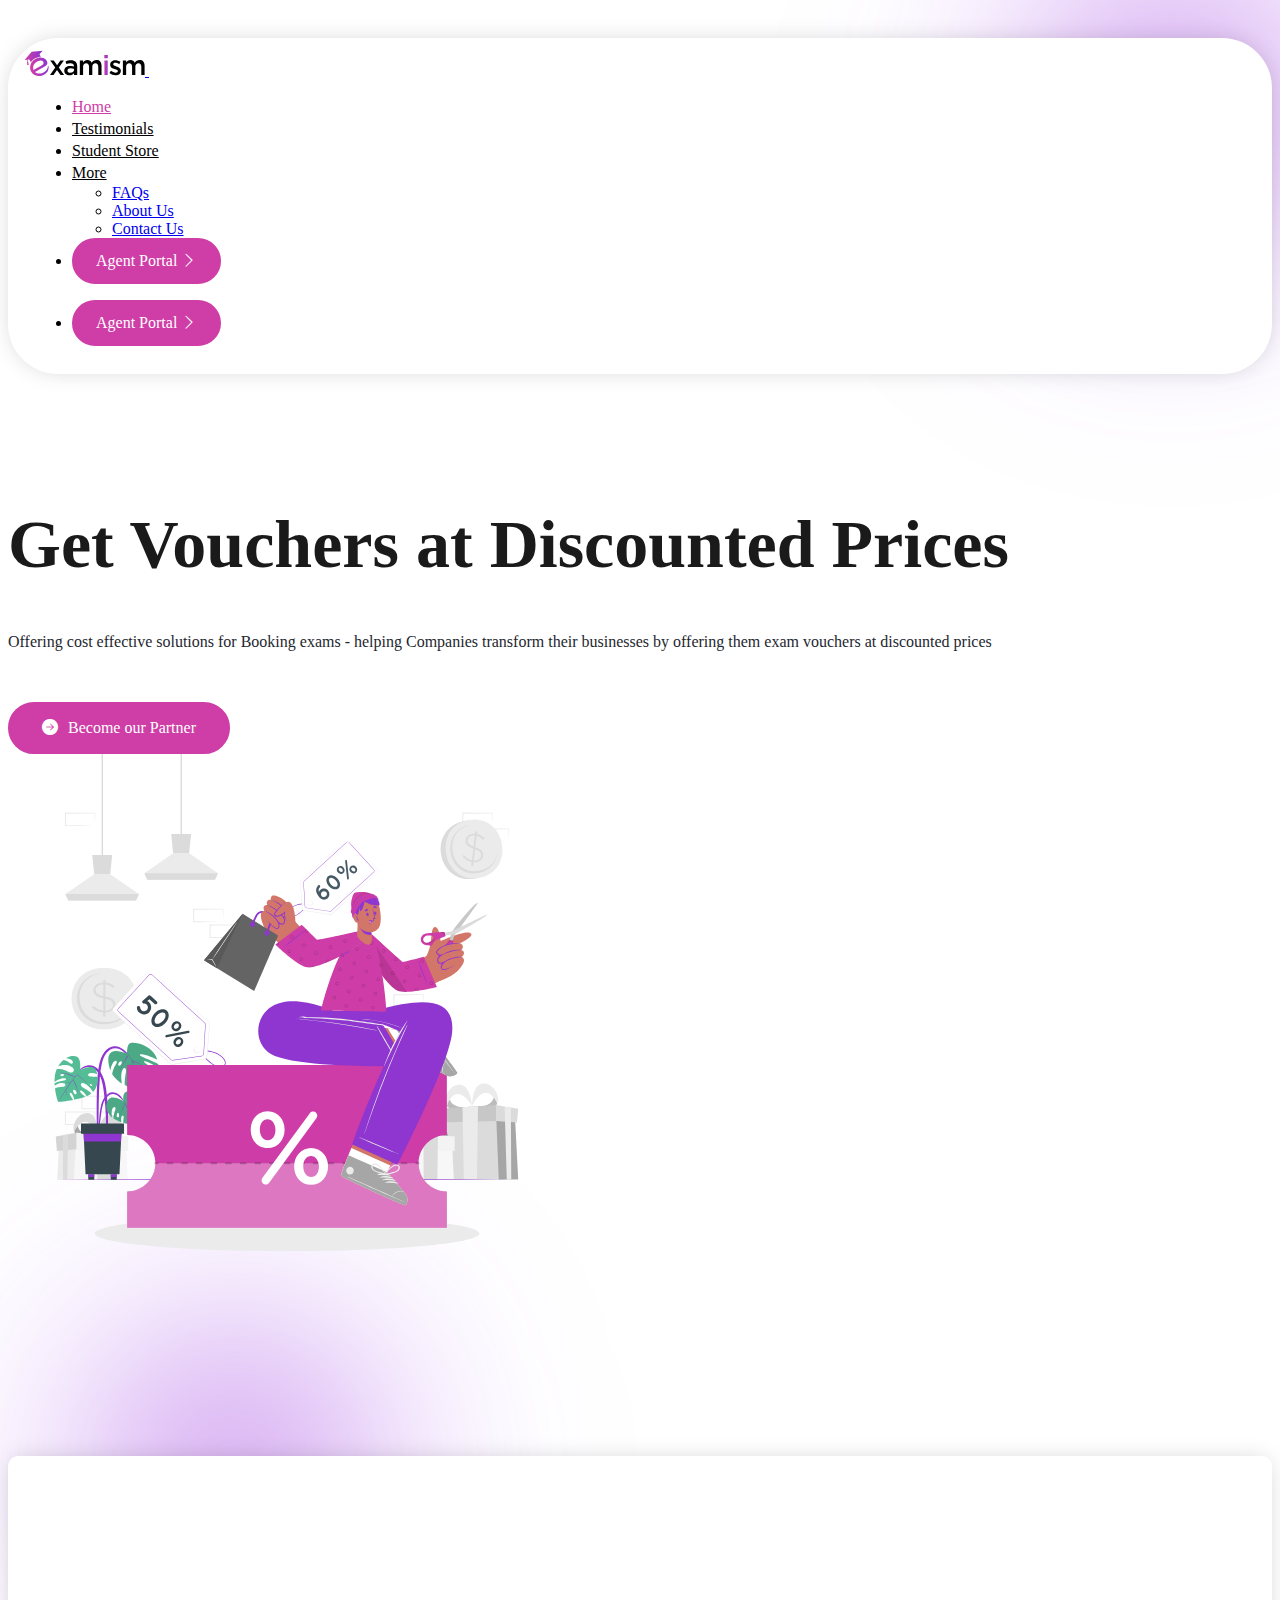
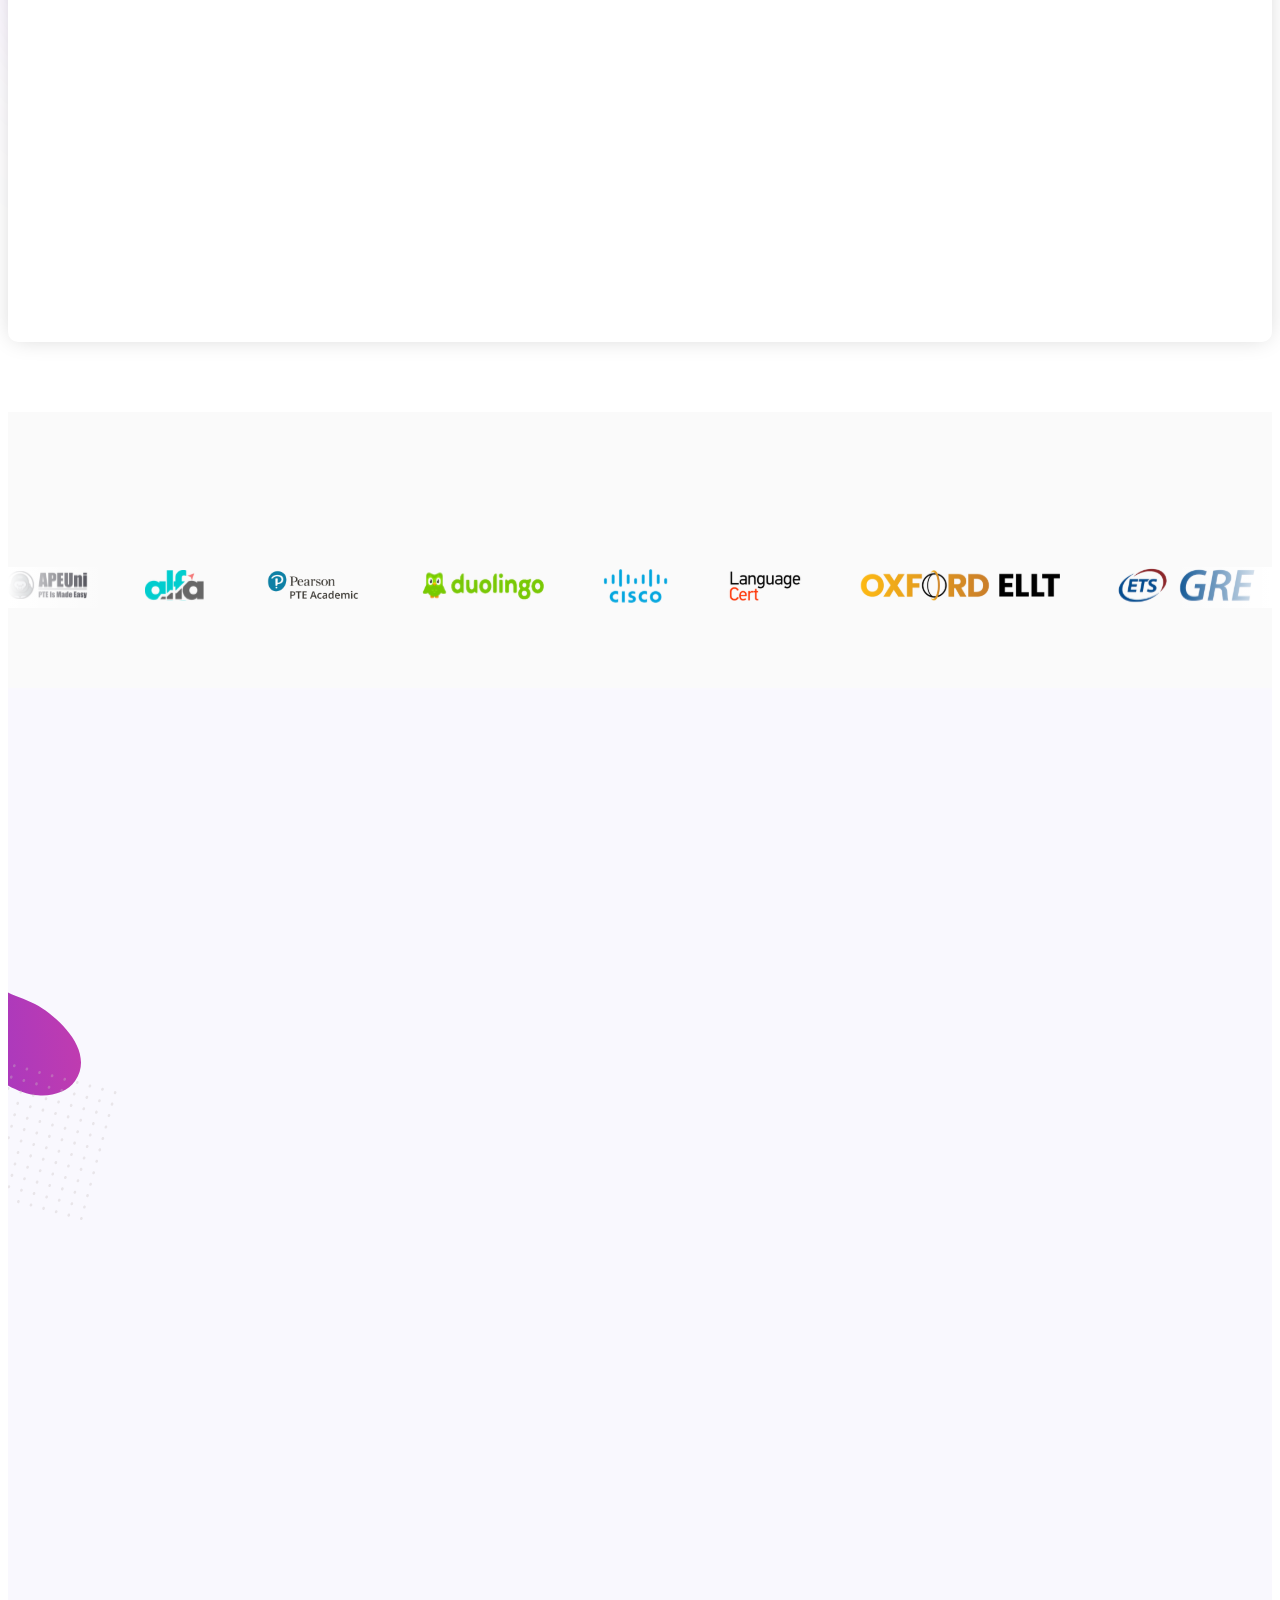
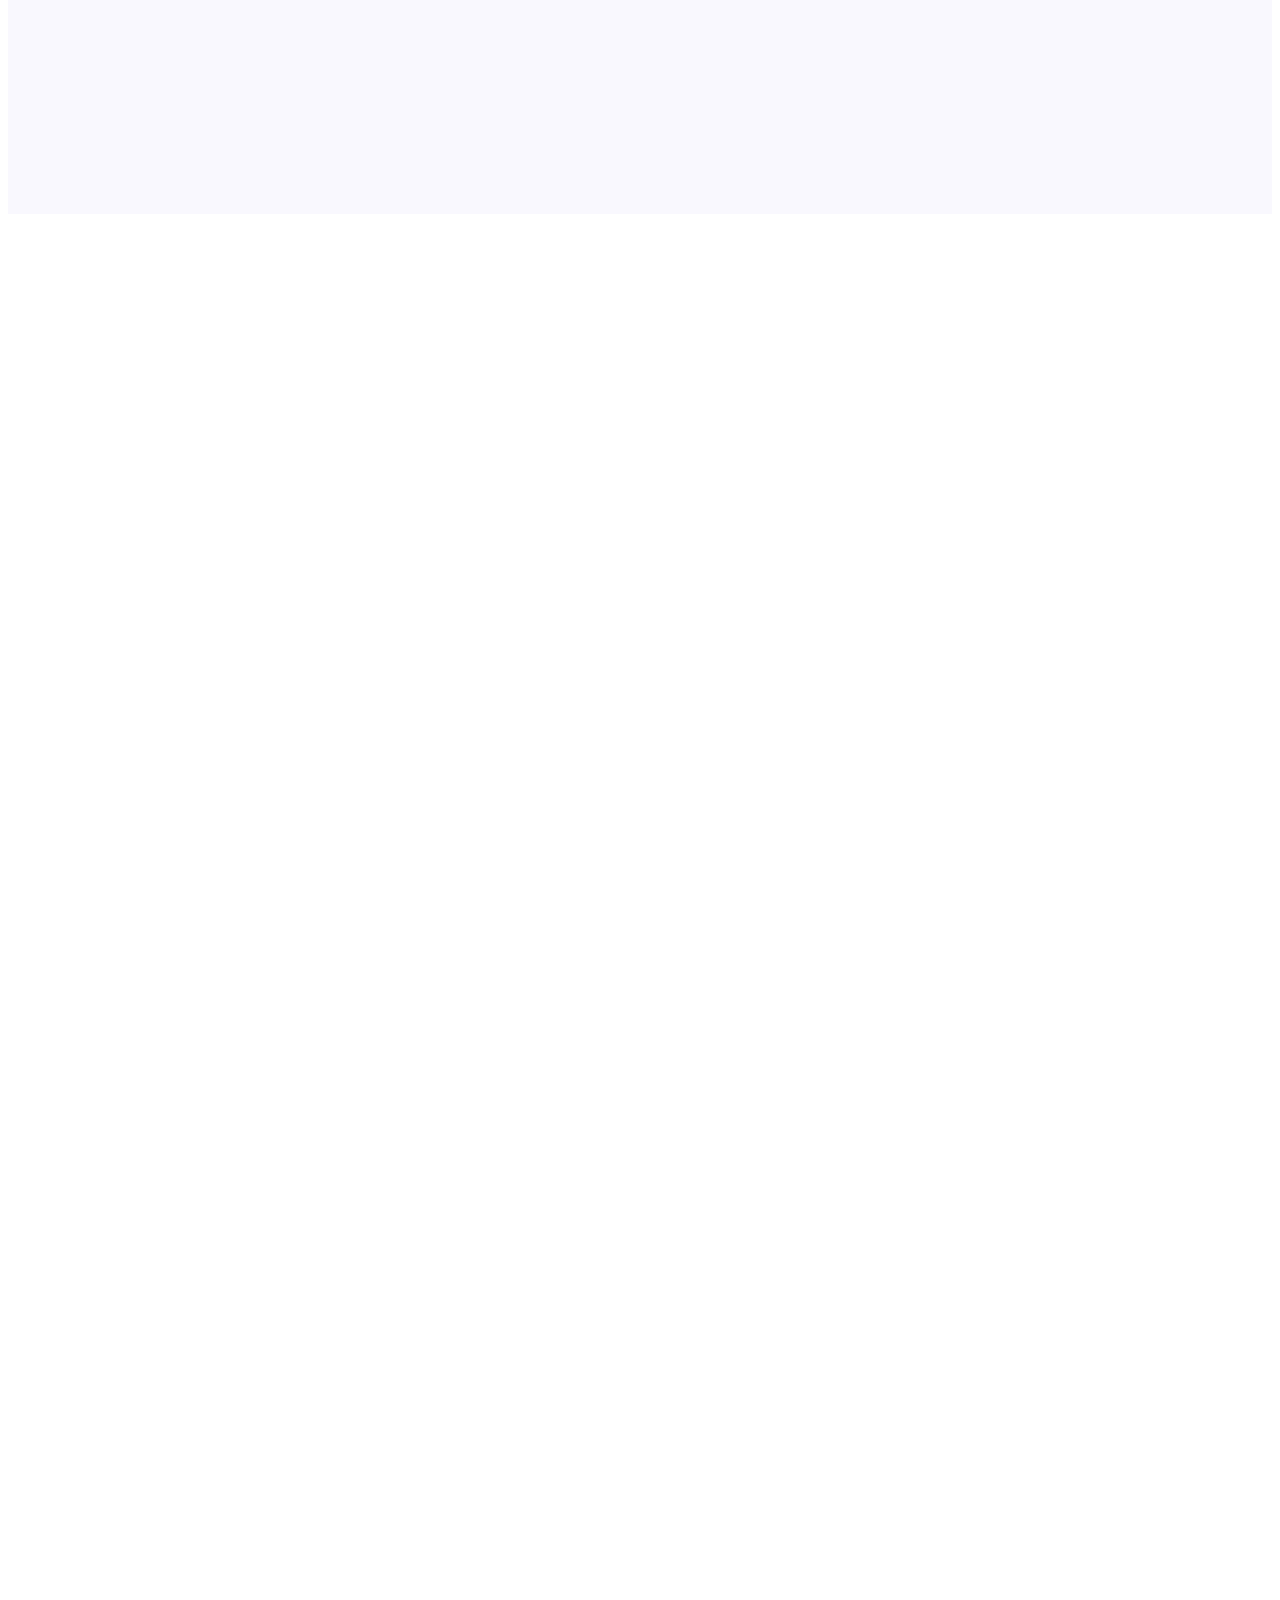
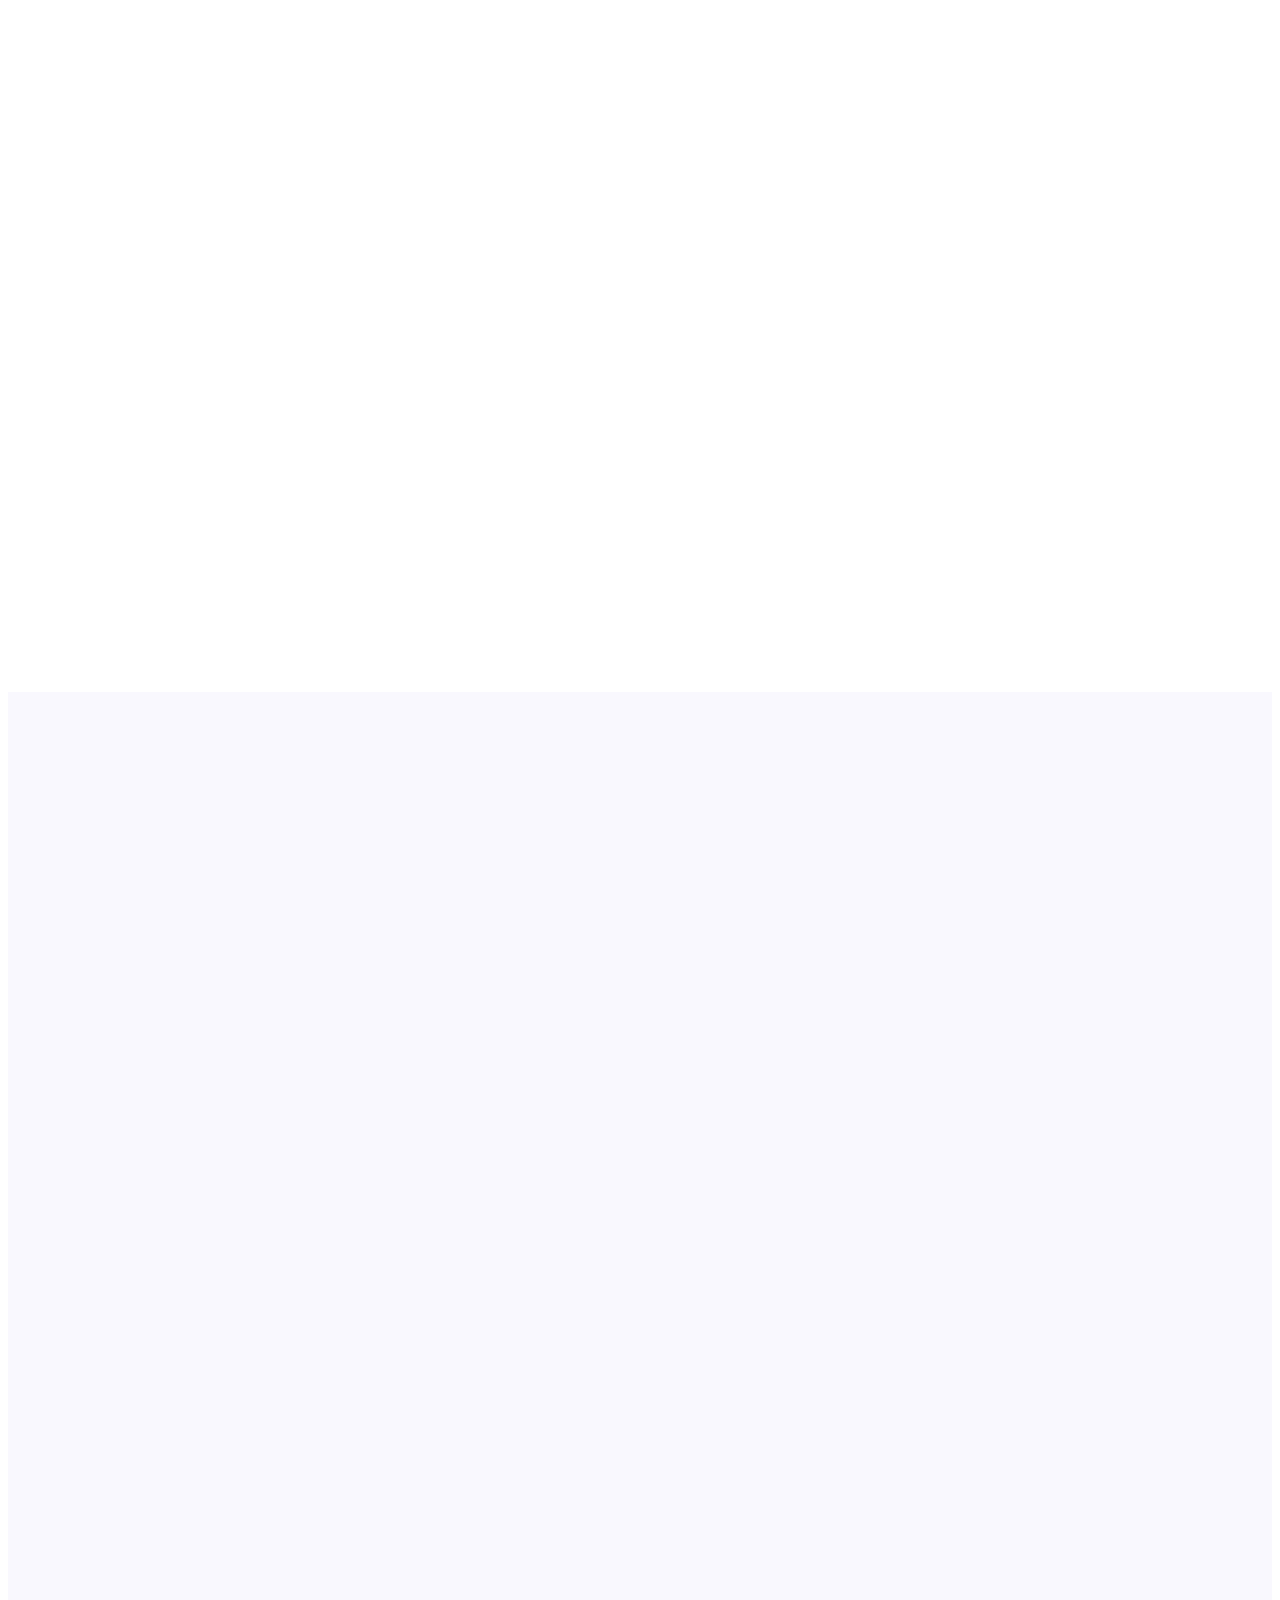
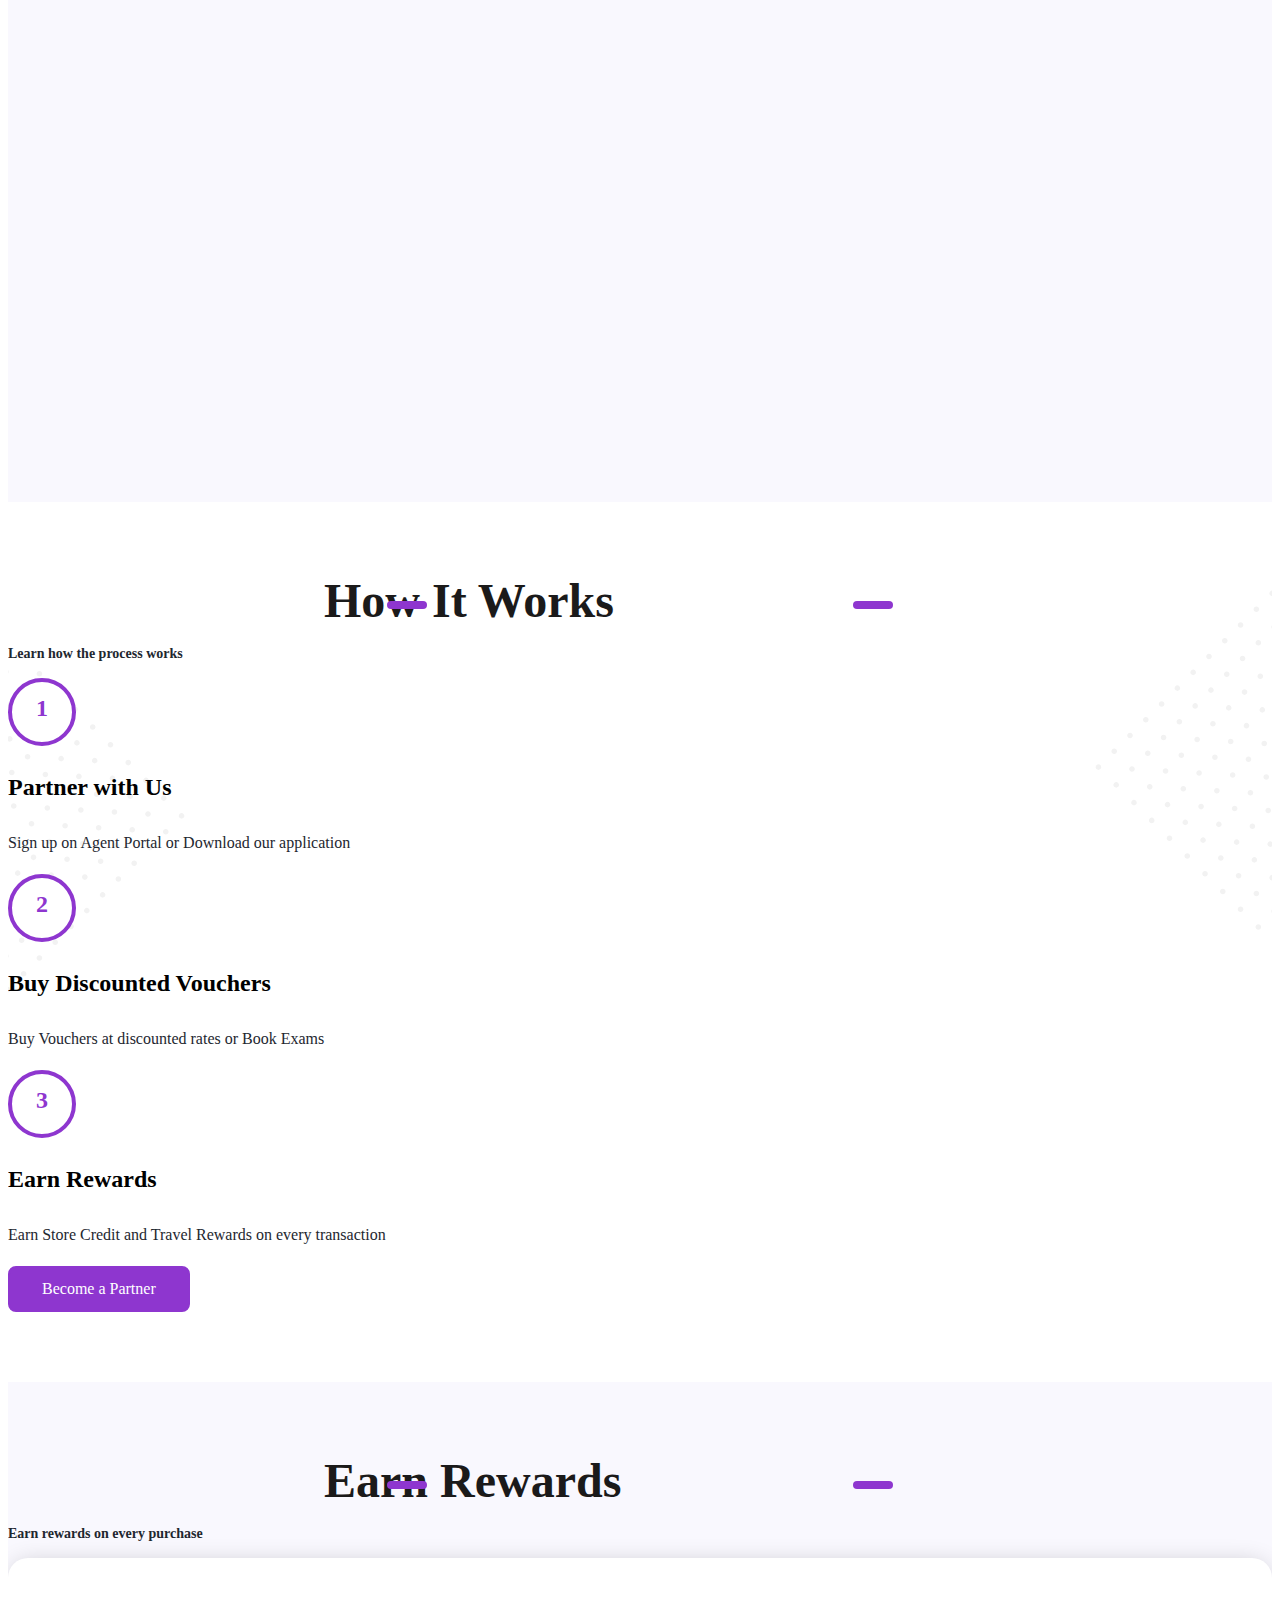
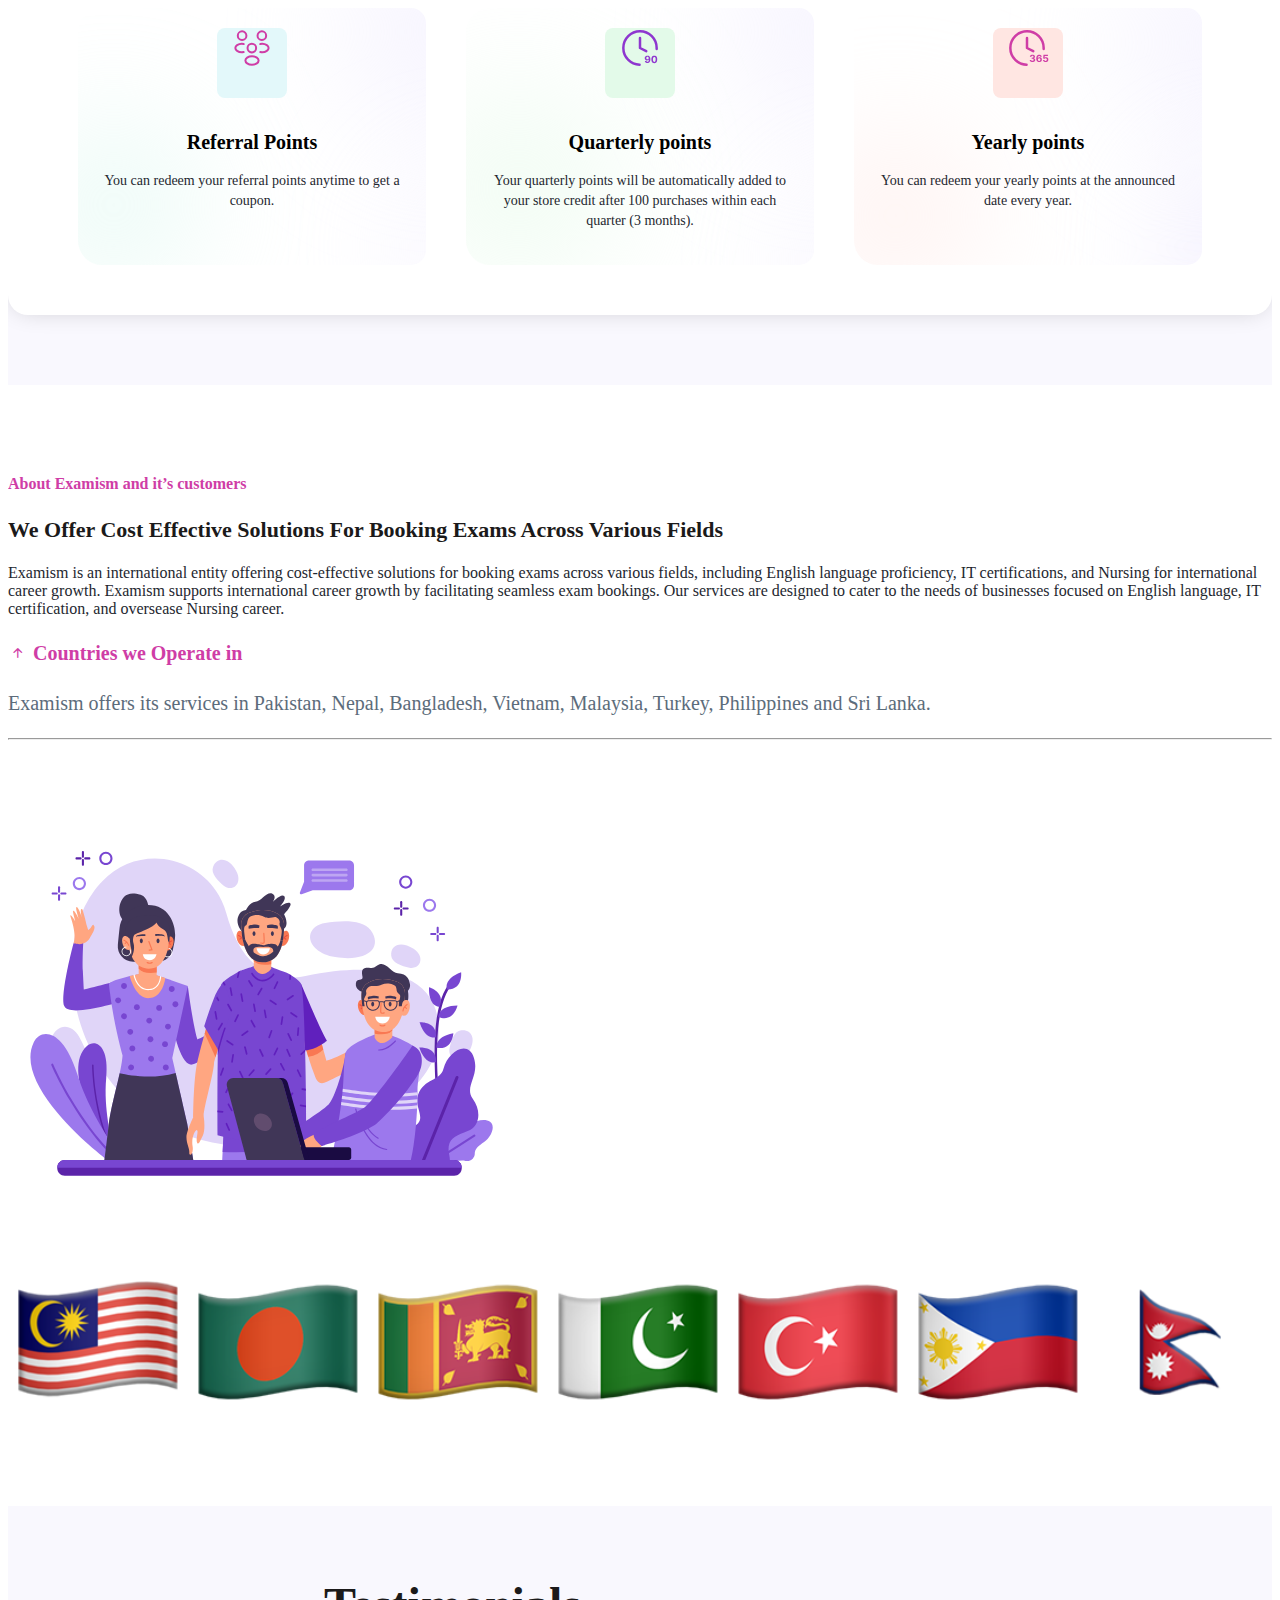
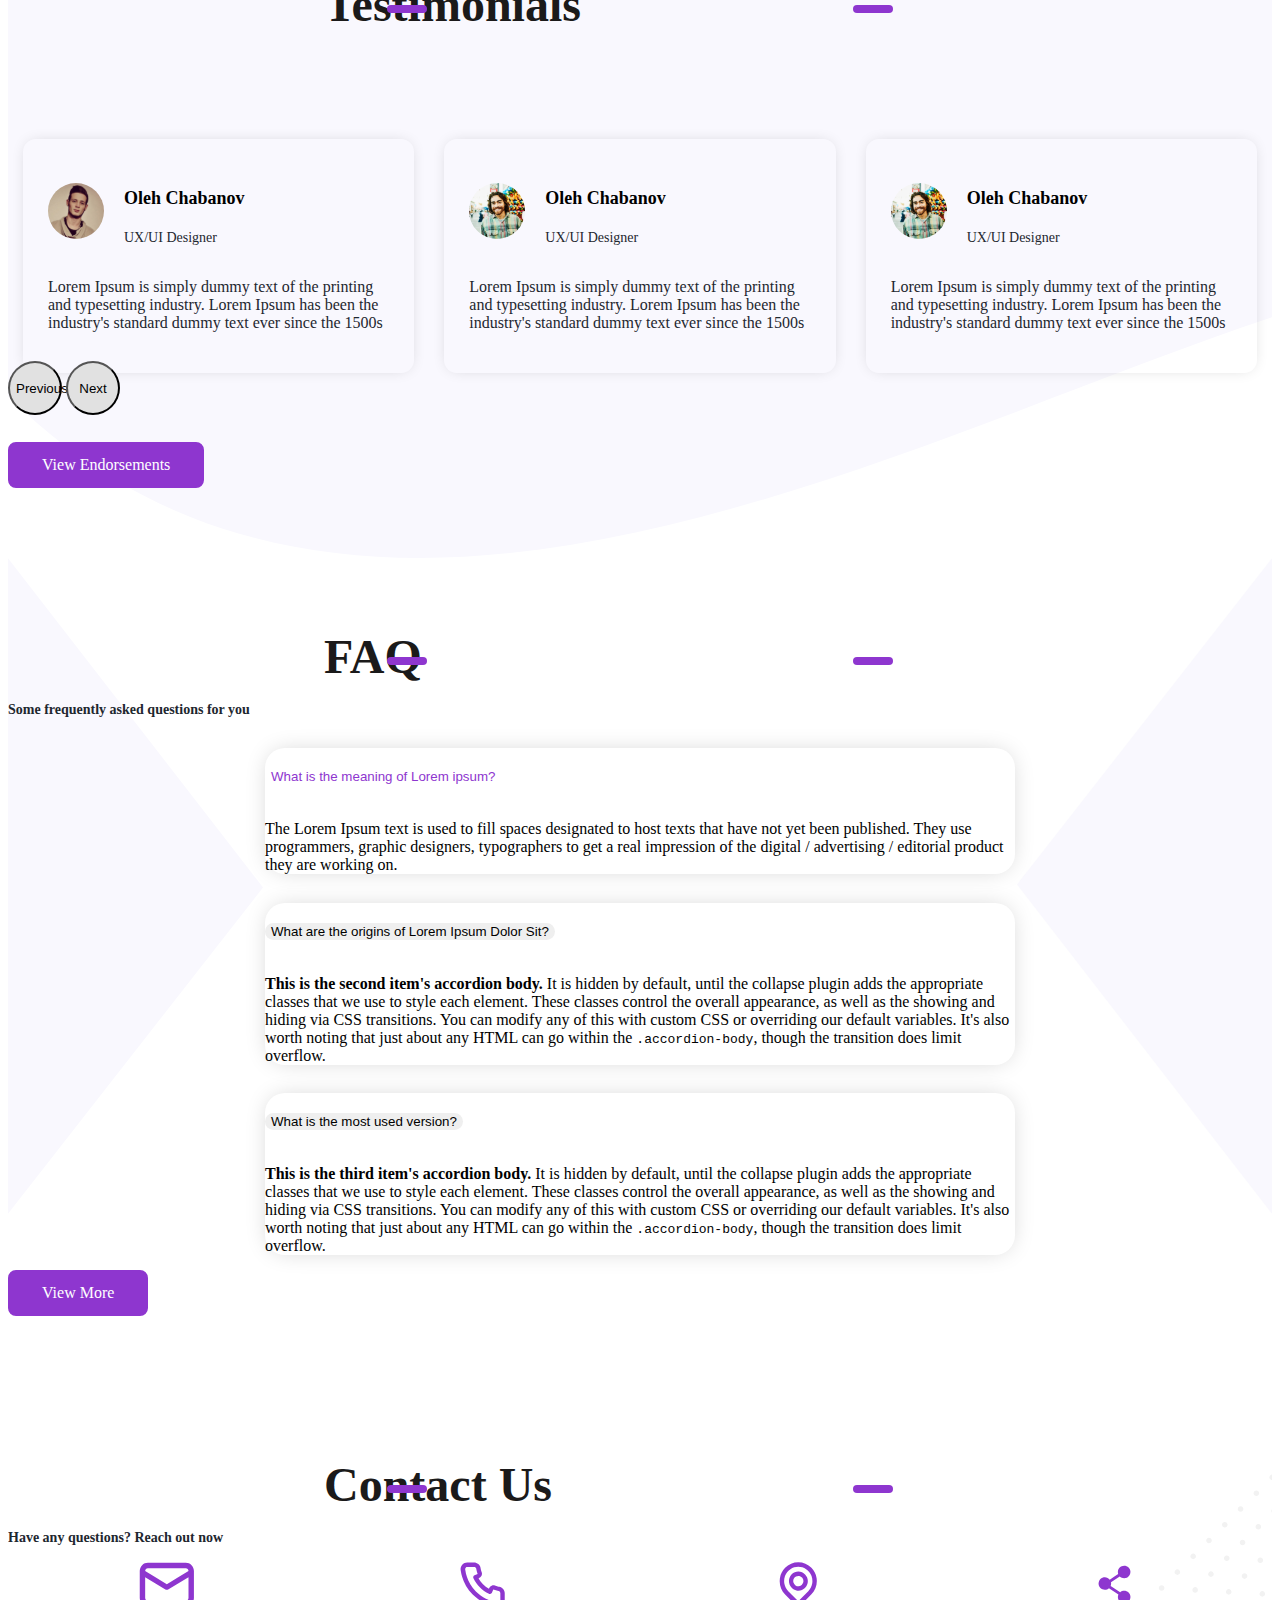
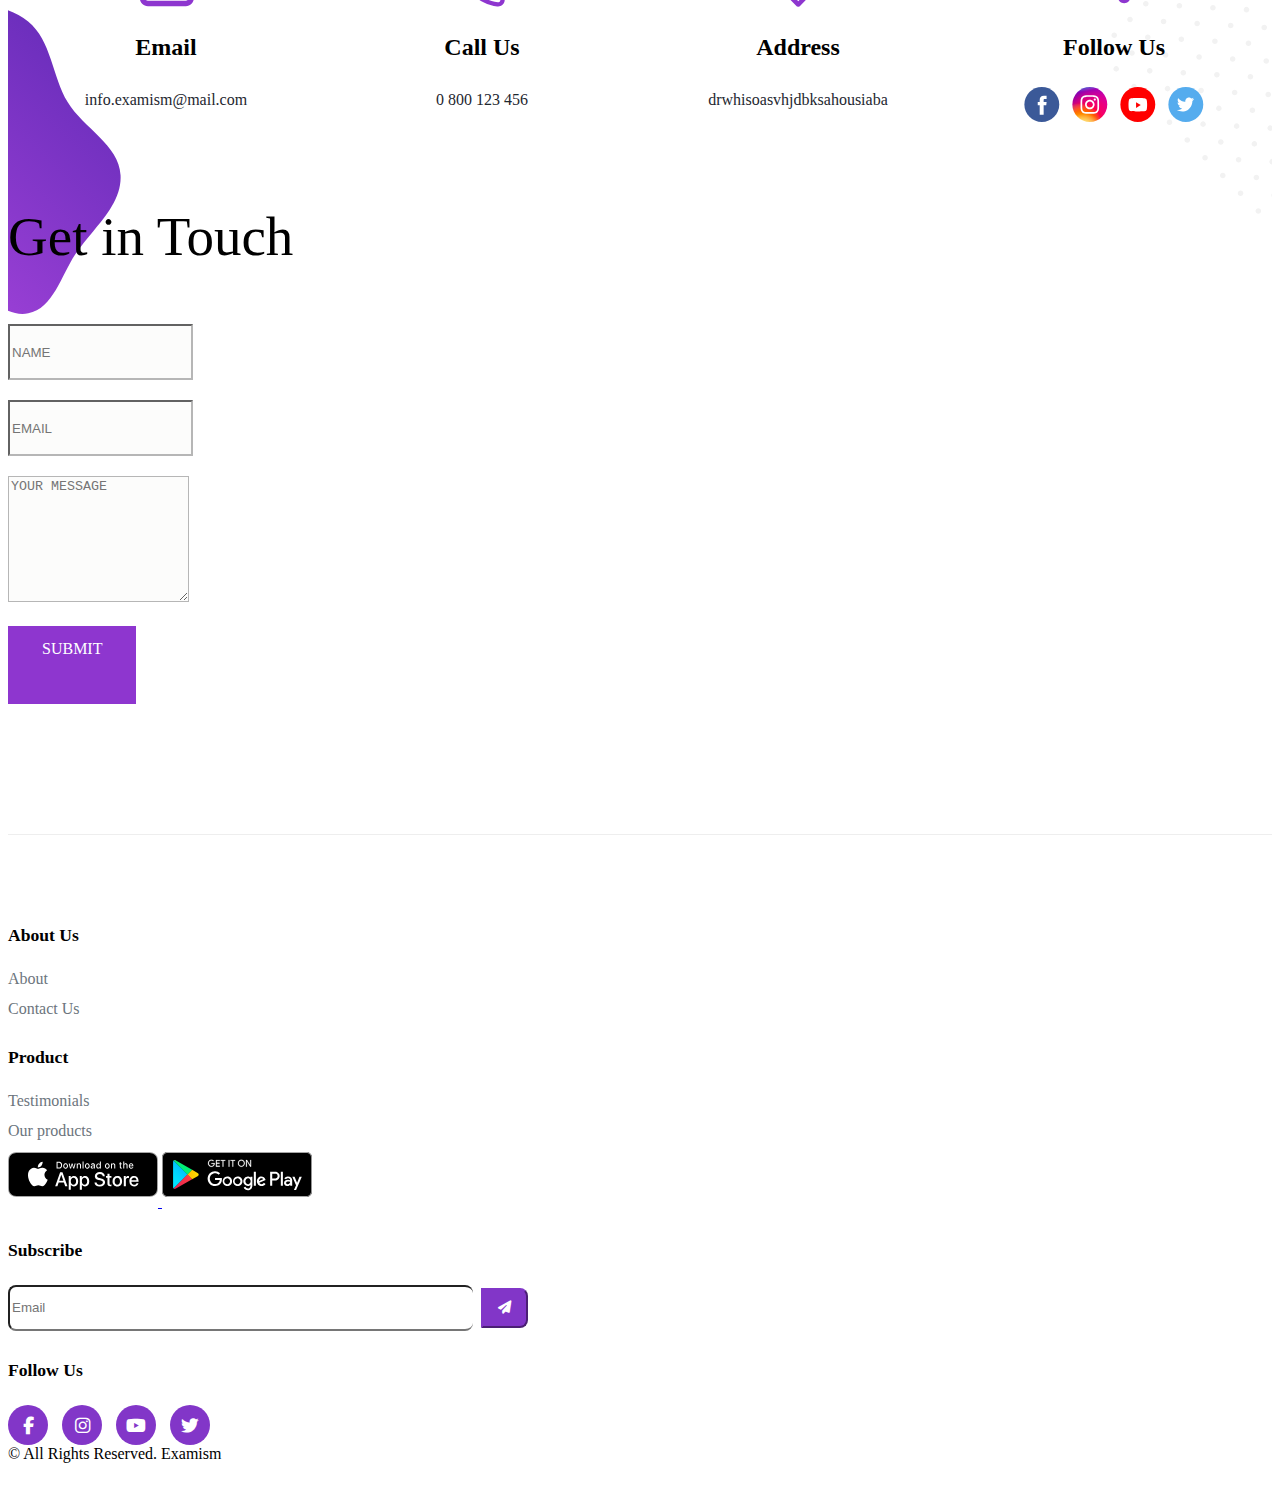
<file: index.html>
<!DOCTYPE html>
<html lang="en">
  <head>
    <!-- Required meta tags -->
    <meta charset="utf-8" />
    <meta name="viewport" content="width=device-width, initial-scale=1" />

    <!-- Bootstrap CSS -->
    <link
      href="https://cdn.jsdelivr.net/npm/bootstrap@5.0.2/dist/css/bootstrap.min.css"
      rel="stylesheet"
      integrity="sha384-EVSTQN3/azprG1Anm3QDgpJLIm9Nao0Yz1ztcQTwFspd3yD65VohhpuuCOmLASjC"
      crossorigin="anonymous"
    />
    <link
      rel="stylesheet"
      href="https://cdn.jsdelivr.net/npm/bootstrap-icons@1.11.3/font/bootstrap-icons.min.css"
      
    />
    <!-- AOS Animate On Scroll Library -->
<link href="https://cdn.jsdelivr.net/npm/aos@2.3.4/dist/aos.css" rel="stylesheet">

    <link rel="stylesheet" href="https://cdnjs.cloudflare.com/ajax/libs/font-awesome/6.5.2/css/all.min.css" crossorigin="anonymous" />

    <link href="css/style.css" rel="stylesheet" />
    <title>Welcome Examism website</title>
  </head>
  <body>
    <!--header Starts here -->
<header class="header">
  <nav class="navbar navbar-expand-lg navbar-light">
    <div class="container">
      <a class="navbar-brand" href="#">
        <img src="images/out-products/logo.svg" alt="logo" class="img-fluid" />
      </a>

      <!-- Mobile Menu Toggle -->
      <button
        class="navbar-toggler"
        type="button"
        data-bs-toggle="collapse"
        data-bs-target="#navbarSupportedContent"
        aria-controls="navbarSupportedContent"
        aria-expanded="false"
        aria-label="Toggle navigation"
      >
        <span class="navbar-toggler-icon"></span>
      </button>

      <!-- Nav Menu -->
      <div class="collapse navbar-collapse justify-content-center" id="navbarSupportedContent">
        <ul class="navbar-nav mx-auto mb-2 mb-lg-0">
          <li class="nav-item">
            <a class="nav-link active" aria-current="page" href="index.html">Home</a>
          </li>
          <li class="nav-item">
            <a class="nav-link" aria-current="page" href="testimonial.html">Testimonials</a>
          </li>
          <li class="nav-item">
            <a class="nav-link" aria-current="page" href="store.html">Student Store</a>
          </li>
          <li class="nav-item dropdown">
            <a
              class="nav-link dropdown-toggle"
              href="#"
              role="button"
              data-bs-toggle="dropdown"
              aria-expanded="false"
            >
              More
            </a>
            <ul class="dropdown-menu">
              <li><a class="dropdown-item" href="faqs.html">FAQs</a></li>
              <li><a class="dropdown-item" href="about-us.html">About Us</a></li>
              <li><a class="dropdown-item" href="contact-us.html">Contact Us</a></li>
            </ul>
          </li>

          <!-- Agent Portal (visible only inside hamburger on mobile) -->
          <li class="nav-item d-lg-none mt-2">
            <a class="nav-link pink-btn small py-1" href="#">
              Agent Portal <i class="bi bi-chevron-right"></i>
            </a>
          </li>
        </ul>

        <!-- Agent Portal (Desktop only) -->
        <ul class="navbar-nav d-none d-lg-flex">
          <li class="nav-item m-0">
            <a class="nav-link pink-btn" aria-current="page" href="#">
              Agent Portal <i class="bi bi-chevron-right"></i>
            </a>
          </li>
        </ul>
      </div>
    </div>
  </nav>
</header>
<!--header Ends here -->


    <!--Main body start here -->
<main>
  <!--Banner section start here -->
  <section class="banner">
    <div class="container">
      <div class="row align-items-center">
        <div class="col-lg-6 text-content animate-slide-left">
          <h1 class="animate-fade-in">Get Vouchers at Discounted Prices</h1>
          <p class="animate-fade-in-delay">
            Offering cost effective solutions for Booking exams - helping
            Companies transform their businesses by offering them exam
            vouchers at discounted prices
          </p>
          <a class="pink-btn animate-pop" href="#">
            <i class="bi bi-arrow-right-circle-fill"></i>
            <span >Become our Partner</span>
          </a>
        </div>
        <div class="col-lg-6 text-center">
          <img
            src="images/home-banner-man.svg"
            alt="banner art"
            class="img-fluid animate-float"
          />
        </div>
      </div>
    </div>
  </section>
  <!--Banner section End here -->
</main>

<section class="voucharse-section pt-0 glowing-ellipse">
  <div class="container">
    <div class="row">
      <div class="col-lg-3 col-md-6 animate-up">
        <div class="flex-container">
          <div class="icon animate-float">
            <img src="images/voucharse.svg" alt="banner art" class="img-fluid" />
          </div>
          <div class="text">
            <h3>Vouchers</h3>
            <p>For English, IT and Nursing Exams</p>
          </div>
        </div>
      </div>

      <div class="col-lg-3 col-md-6 animate-up delay-1">
        <div class="flex-container">
          <div class="icon animate-float">
            <img src="images/book.svg" alt="banner art" class="img-fluid" />
          </div>
          <div class="text">
            <h3>Mobile Application</h3>
            <p>Available both on Play store and App store</p>
          </div>
        </div>
      </div>

      <div class="col-lg-3 col-md-6 animate-up delay-2">
        <div class="flex-container">
          <div class="icon animate-float">
            <img src="images/star.svg" alt="banner art" class="img-fluid" />
          </div>
          <div class="text">
            <h3>Store Credit</h3>
            <p>Earn Store Credit on every Purchase</p>
          </div>
        </div>
      </div>

      <div class="col-lg-3 col-md-6 animate-up delay-3">
        <div class="flex-container">
          <div class="icon animate-float">
            <img src="images/phone.svg" alt="banner art" class="img-fluid" />
          </div>
          <div class="text">
            <h3>24/7 Support</h3>
            <p>End-to-End Support for our users</p>
          </div>
        </div>
      </div>
    </div>
  </div>
</section>

   <!-- LOGO second section start here -->
<section class="logo-section">
  <div class="container">
    <div class="row">
      <div class="col-lg-12 text-center">
        <h2 class="animate-fade-down">
          TRUSTED BY COMPANIES OF ALL SHAPES AND SIZE
          <i class="bi bi-heart-fill animate-pulse"></i> WORLDWIDE
        </h2>

        <div class="logo-slider mt-5">
          <div class="logo-track">
            <ul class="logo-list">
              <li><img src="images/apeuni-logo.svg" alt="apeuni" class="img-fluid" /></li>
              <li><img src="images/alfa-logo.svg" alt="alfa" class="img-fluid" /></li>
              <li><img src="images/pearson-logo.svg" alt="pearson" class="img-fluid" /></li>
              <li><img src="images/douling-logo.svg" alt="douling" class="img-fluid" /></li>
              <li><img src="images/Cisco-logo.svg" alt="cisco" class="img-fluid" /></li>
              <li><img src="images/language-sert-logo.svg" alt="lang" class="img-fluid" /></li>
              <li><img src="images/oxford-logo.svg" alt="oxford" class="img-fluid w-75" /></li>
              <li><img src="images/gre-logo.svg" alt="gree" class="img-fluid w-75" /></li>

              <!-- duplicate logos for infinite loop -->
              <li><img src="images/apeuni-logo.svg" alt="apeuni" class="img-fluid" /></li>
              <li><img src="images/alfa-logo.svg" alt="alfa" class="img-fluid" /></li>
              <li><img src="images/pearson-logo.svg" alt="pearson" class="img-fluid" /></li>
              <li><img src="images/douling-logo.svg" alt="douling" class="img-fluid" /></li>
              <li><img src="images/Cisco-logo.svg" alt="cisco" class="img-fluid" /></li>
              <li><img src="images/language-sert-logo.svg" alt="lang" class="img-fluid" /></li>
              <li><img src="images/oxford-logo.svg" alt="oxford" class="img-fluid w-75" /></li>
              <li><img src="images/gre-logo.svg" alt="gree" class="img-fluid w-75" /></li>
            </ul>
          </div>
        </div>
      </div>
    </div>
  </div>
</section>
<!-- LOGO second section end here -->



     <!--download section start here -->
<section class="download-section" id="download">
  <div class="container">
    <div class="row" data-aos="fade-up">
      <div class="col-lg-12">
        <div class="heading text-center">
          <p class="small-heading">Download now</p>
          <h2 class="big-heading">Our Application</h2>
        </div>
      </div>
    </div>
    <div class="row align-items-center mt-5">
      <div class="col-lg-5 order-2 order-md-0" data-aos="fade-right">
        <h2 class="side-heading text-start">Making your Experience more Seamless</h2>
        <p class="side-small-heading text-start">
          Download our application now to avail discounted vouchers and
          hassle free exam booking.
        </p>
        <div class="d-flex gap-4 mt-5">
          <a href="">
            <img src="images/google-play.svg" alt="Google Play" class="img-fluid" />
          </a>
          <a href="">
            <img src="images/app-store.svg" alt="App Store" class="img-fluid" />
          </a>
        </div>
      </div>
      <div class="col-lg-7 text-center" data-aos="fade-left">
        <img
          src="images/download-section-img.svg"
          alt="Download App"
          class="img-fluid"
        />
      </div>
    </div>
  </div>
</section>
<!--download section end here -->


      <section class="our-feature-section" id="features">
  <div class="container">
    <div class="row" data-aos="fade-up">
      <div class="col-lg-12">
        <div class="heading text-center">
          <h2 class="big-heading">Our Features</h2>
          <p class="small-heading mt-4">
            Enjoy these exclusive features on our application, available
            both on play and app store.
          </p>
        </div>
      </div>
    </div>

    <div class="row mt-5">
      <!-- Left Side -->
      <div class="col-lg-4 col-md-12 left-side" data-aos="fade-right">
        <div class="flex-container justify-content-center">
          <div class="text">
            <h3>Discounted Vouchers</h3>
            <p>Cheapest rates in the Market</p>
          </div>
          <div class="icon">
            <img src="images/feature-star.svg" alt="banner art" class="img-fluid" />
          </div>
        </div>
        <div class="flex-container">
          <div class="text">
            <h3>Store Credit</h3>
            <p>Earn store credit on every purchase</p>
          </div>
          <div class="icon">
            <img src="images/feature-thumbs-up.svg" alt="banner art" class="img-fluid" />
          </div>
        </div>
        <div class="flex-container">
          <div class="text">
            <h3>Yearly Rewards</h3>
            <p>Redeem rewards at the year’s end</p>
          </div>
          <div class="icon">
            <img src="images/feature-clock.svg" alt="banner art" class="img-fluid" />
          </div>
        </div>
        <div class="flex-container">
          <div class="text">
            <h3>Secure Payments</h3>
            <p>Fully encrypted payment systems</p>
          </div>
          <div class="icon">
            <img src="images/feature-shield-tick.svg" alt="banner art" class="img-fluid" />
          </div>
        </div>
      </div>

      <!-- Center Image -->
      <div class="col-lg-4 col-md-12 text-center" data-aos="zoom-in">
        <img
          src="images/medical-mobile-app.svg"
          alt="mobile app"
          class="img-fluid"
        />
      </div>

      <!-- Right Side -->
      <div class="col-lg-4 col-md-12" data-aos="fade-left">
        <div class="flex-container justify-content-center right-side">
          <div class="icon">
            <img src="images/feature-msg.svg" alt="banner art" class="img-fluid" />
          </div>
          <div class="text">
            <h3>Exam Booking</h3>
            <p>Book exams directly with examism</p>
          </div>
        </div>
        <div class="flex-container justify-content-center right-side">
          <div class="icon">
            <img src="images/feature-airplane.svg" alt="banner art" class="img-fluid" />
          </div>
          <div class="text">
            <h3>Travel Rewards</h3>
            <p>Earn & Redeem Travel Rewards</p>
          </div>
        </div>
        <div class="flex-container justify-content-center right-side">
          <div class="icon">
            <img src="images/feature-clock-90.svg" alt="banner art" class="img-fluid" />
          </div>
          <div class="text">
            <h3>Quarterly Rewards</h3>
            <p>Rewards after every three months</p>
          </div>
        </div>
        <div class="flex-container justify-content-center right-side">
          <div class="icon">
            <img src="images/feature-Outline.svg" alt="banner art" class="img-fluid" />
          </div>
          <div class="text">
            <h3>Latest Updates</h3>
            <p>Updates of every exam</p>
          </div>
        </div>
      </div>
    </div>
  </div>
</section>


     <section class="our-services" id="services">
  <div class="container">
    <div class="row" data-aos="fade-up">
      <div class="col-lg-12">
        <div class="heading text-center">
          <h2 class="big-heading">Our Services</h2>
          <p class="small-heading mt-4">
            Master every exam with Examism: Vouchers and Rewards for your
            Business Journey
          </p>
        </div>
      </div>
    </div>

    <div class="row align-items-center mt-5">
      <!-- Left Side -->
      <div class="col-lg-5" data-aos="fade-right">
        <h2 class="side-heading text-start">
          How we support our partners all over the world
        </h2>
        <p class="side-small-heading text-start">
          Examism is a unique platform offering businesses a range of
          specialized services designed to enhance their educational and
          operational capabilities.
        </p>

        <div class="start-row mt-5">
          <div class="flex-container d-flex">
            <div class="flex-box">
              <ul>
                <li><i class="bi bi-star-fill"></i></li>
                <li><i class="bi bi-star-fill"></i></li>
                <li><i class="bi bi-star-fill"></i></li>
                <li><i class="bi bi-star-fill"></i></li>
                <li><i class="bi bi-star-fill"></i></li>
              </ul>
              <p>4.9 / 5 rating</p>
              <p><strong>on App Store</strong></p>
            </div>
            <div class="flex-box">
              <ul>
                <li><i class="bi bi-star-fill"></i></li>
                <li><i class="bi bi-star-fill"></i></li>
                <li><i class="bi bi-star-fill"></i></li>
                <li><i class="bi bi-star-fill"></i></li>
                <li><i class="bi bi-star"></i></li>
              </ul>
              <p>4.8 / 5 rating</p>
              <p><strong>on Play Store</strong></p>
            </div>
          </div>
        </div>
      </div>

      <!-- Right Side -->
      <div class="col-lg-7 mt-4" data-aos="fade-left">
        <div class="d-flex mb-4">
          <div class="icon">
            <img src="images/mdi_voucher.svg" alt="voucher" class="img-fluid" />
          </div>
          <div class="text">
            <h3>Discounted Exam Vouchers</h3>
            <p>
              Cost-effective vouchers for English, IT, and medical exams,
              helping businesses manage training and certification expenses.
            </p>
          </div>
        </div>

        <div class="d-flex mb-4" data-aos="fade-left" data-aos-delay="100">
          <div class="icon">
            <img src="images/book2.svg" alt="book" class="img-fluid" />
          </div>
          <div class="text">
            <h3>Alfa PTE Solutions</h3>
            <p>
              Tailored solutions to help institutions implement Pearson’s
              PTE tests and enhance their offerings.
            </p>
          </div>
        </div>

        <div class="d-flex mb-4" data-aos="fade-left" data-aos-delay="200">
          <div class="icon">
            <img src="images/ranking.svg" alt="ranking" class="img-fluid" />
          </div>
          <div class="text">
            <h3>Store Credit Rewards</h3>
            <p>
              Incentives through store credit on purchases, adding value
              to every transaction.
            </p>
          </div>
        </div>

        <div class="d-flex mb-4" data-aos="fade-left" data-aos-delay="300">
          <div class="icon">
            <img src="images/call.svg" alt="support" class="img-fluid" />
          </div>
          <div class="text">
            <h3>Comprehensive Support</h3>
            <p>
              End-to-end services from acquiring vouchers to establishing
              institutional partnerships, ensuring businesses receive full
              support.
            </p>
          </div>
        </div>

        <div class="d-flex" data-aos="fade-left" data-aos-delay="400">
          <div class="icon">
            <img src="images/call.svg" alt="global" class="img-fluid" />
          </div>
          <div class="text">
            <h3>Multiple Country Operations</h3>
            <p>
              We offer our services in Pakistan, Nepal, Bangladesh,
              Vietnam, Philippines, Turkey and Malaysia.
            </p>
          </div>
        </div>
      </div>
    </div>
  </div>
</section>

      <section class="how-its-section">
        <div class="container">
          <div class="row">
            <div class="col-lg-12">
              <div class="row">
                <div class="col-lg-12">
                  <div class="heading text-center">
                    <h2 class="big-heading">How It Works</h2>
                    <p class="small-heading mt-4">
                       Learn how the process works
                    </p>
                  </div>
                </div>
              </div>
              <div class="row mt-5">
                <div class="col-lg-4">
                  <div class="d-flex">
                    <div class="icon">
                      <span> 1 </span>
                    </div>
                    <div class="text">
                      <h3>Partner with Us</h3>
                      <p>Sign up on Agent Portal or Download our application</p>
                    </div>
                  </div>
                </div>
                <div class="col-lg-4">
                  <div class="d-flex">
                    <div class="icon">
                      <span> 2 </span>
                    </div>
                    <div class="text">
                      <h3>Buy Discounted Vouchers</h3>
                      <p>Buy Vouchers at discounted rates or Book Exams</p>
                    </div>
                  </div>
                </div>
                <div class="col-lg-4">
                  <div class="d-flex">
                    <div class="icon">
                      <span> 3 </span>
                    </div>
                    <div class="text">
                      <h3>Earn Rewards</h3>
                      <p>
                        Earn Store Credit and Travel Rewards on every
                        transaction
                      </p>
                    </div>
                  </div>
                </div>
              </div>
              <div class="row mt-5">
                <div class="col-lg-12 text-center">
                  <a class="purple-btn" href="">Become a Partner</a>
                </div>
              </div>
            </div>
          </div>
        </div>
      </section>
      <section class="section-reward common-bg">
        <div class="container">
          <div class="row">
            <div class="col-lg-12">
              <div class="heading text-center">
                <h2 class="big-heading">Earn Rewards</h2>
                <p class="small-heading mt-4">
                  Earn rewards on every purchase
                </p>
              </div>
            </div>
          </div>
          <div class="row mt-5">
            <div class="col-lg-12">
              <div class="flex-container">
                <div class="flex-box first">
                  <span
                    ><img
                      src="images/people.svg"
                      alt="img"
                      class="img-fluid"
                  /></span>
                  <h3>Referral Points</h3>
                  <p>
                    You can redeem your referral points anytime to get a coupon.
                  </p>
                </div>
                <div class="flex-box second">
                  <span
                    ><img
                      src="images/reward-img-2.svg"
                      alt="img"
                      class="img-fluid"
                  /></span>
                  <h3>Quarterly points</h3>
                  <p>
                    Your quarterly points will be automatically added to your
                    store credit after 100 purchases within each quarter (3
                    months).
                  </p>
                </div>
                <div class="flex-box third">
                  <span
                    ><img
                      src="images/reward-img-3.svg"
                      alt="img"
                      class="img-fluid"
                  /></span>
                  <h3>Yearly points</h3>
                  <p>
                    You can redeem your yearly points at the announced date
                    every year.
                  </p>
                </div>
              </div>
              <div class="row mt-5">
                <!-- <div class="col-lg-12 text-center mt-3">
                  <a class="purple-btn" href="">Read more</a>
                </div> -->
              </div>
            </div>
          </div>
        </div>
      </section>
      <section class="about-examism-section">
        <div class="container">
          <div class="row">
            <div class="col-lg-6">
              <p class="pink-heading">
                <strong>About Examism and it’s customers</strong>
              </p>
              <h2>
                We Offer Cost Effective Solutions For Booking Exams Across
                Various Fields
              </h2>
              <p>
                Examism is an international entity offering cost-effective
                solutions for booking exams across various fields, including
                English language proficiency, IT certifications, and Nursing for
                international career growth. Examism supports international
                career growth by facilitating seamless exam bookings. Our
                services are designed to cater to the needs of businesses
                focused on English language, IT certification, and oversease
                Nursing career.
              </p>
              <h3 class="pink-heading">
                <span><i class="bi bi-arrow-up-short"></i></span> Countries we
                Operate in
              </h3>
              <p class="cutom-p mb-5">
                Examism offers its services in Pakistan, Nepal, Bangladesh,
                Vietnam, Malaysia, Turkey, Philippines and Sri Lanka.
              </p>
              <hr />
            </div>
            <div class="col-lg-6">
              <img
                src="images/home-aboutus-img.svg"
                alt="img"
                class="img-fluid"
              />
            </div>
          </div>
          <div class="row">
            <div class="col-lg-12">
              <div
                class="flex-container flags flex-wrap justify-content-center"
              >
                <div class="flex-box">
                  <img
                    src="images/Malaysia-1.svg"
                    alt="img"
                    class="img-fluid"
                  />
                </div>
                <div class="flex-box">
                  <img
                    src="images/Bangledesh0-1.svg"
                    alt="img"
                    class="img-fluid"
                  />
                </div>
                <div class="flex-box">
                  <img
                    src="images/Sri-Lanka-1.svg"
                    alt="img"
                    class="img-fluid"
                  />
                </div>
                <div class="flex-box">
                  <img
                    src="images/Pakistan-1.svg"
                    alt="img"
                    class="img-fluid"
                  />
                </div>
                <div class="flex-box">
                  <img src="images/turkey-1.svg" alt="img" class="img-fluid" />
                </div>
                <div class="flex-box">
                  <img
                    src="images/the-Philippines-1.svg"
                    alt="img"
                    class="img-fluid"
                  />
                </div>
                <div class="flex-box">
                  <img src="images/Nepal1.svg" alt="img" class="img-fluid" />
                </div>
                <div class="flex-box">
                  <img src="images/Vietnam1.svg" alt="img" class="img-fluid" />
                </div>
              </div>
            </div>
          </div>
        </div>
      </section>
      <section class="testimonials">
        <div class="container">
          <div class="row">
            <div class="col-lg-12">
              <div class="heading text-center">
                <h2 class="big-heading">Testimonials</h2>
              </div>
            </div>
          </div>
          <div class="row mt-9">
            <div class="col-md-12">
              <div id="carouselExampleControls" class="carousel">
                <div class="carousel-inner">
                  <div class="carousel-item active">
                    <div class="card">
                      <div class="img-wrapper">
                        <div class="img-box">
                          <img
                            src="images/slider-man-1.svg"
                            class="d-block w-100"
                            alt="..."
                          />
                        </div>
                        <div class="text-box">
                          <h3>Oleh Chabanov</h3>
                          <p>UX/UI Designer</p>
                        </div>
                      </div>
                      <div class="card-body">
                        <p class="card-text">
                          Lorem Ipsum is simply dummy text of the printing and
                          typesetting industry. Lorem Ipsum has been the
                          industry's standard dummy text ever since the 1500s
                        </p>
                      </div>
                    </div>
                  </div>
                  <div class="carousel-item">
                    <div class="card">
                      <div class="img-wrapper">
                        <div class="img-box">
                          <img
                            src="images/slider-man-2.svg"
                            class="d-block w-100"
                            alt="..."
                          />
                        </div>
                        <div class="text-box">
                          <h3>Oleh Chabanov</h3>
                          <p>UX/UI Designer</p>
                        </div>
                      </div>
                      <div class="card-body">
                        <p class="card-text">
                          Lorem Ipsum is simply dummy text of the printing and
                          typesetting industry. Lorem Ipsum has been the
                          industry's standard dummy text ever since the 1500s
                        </p>
                      </div>
                    </div>
                  </div>
                  <div class="carousel-item">
                    <div class="card">
                      <div class="img-wrapper">
                        <div class="img-box">
                          <img
                            src="images/slider-man-2.svg"
                            class="d-block w-100"
                            alt="..."
                          />
                        </div>
                        <div class="text-box">
                          <h3>Oleh Chabanov</h3>
                          <p>UX/UI Designer</p>
                        </div>
                      </div>
                      <div class="card-body">
                        <p class="card-text">
                          Lorem Ipsum is simply dummy text of the printing and
                          typesetting industry. Lorem Ipsum has been the
                          industry's standard dummy text ever since the 1500s
                        </p>
                      </div>
                    </div>
                  </div>
                  <div class="carousel-item">
                    <div class="card">
                      <div class="img-wrapper">
                        <div class="img-box">
                          <img
                            src="images/slider-man-2.svg"
                            class="d-block w-100"
                            alt="..."
                          />
                        </div>
                        <div class="text-box">
                          <h3>Oleh Chabanov</h3>
                          <p>UX/UI Designer</p>
                        </div>
                      </div>
                      <div class="card-body">
                        <p class="card-text">
                          Lorem Ipsum is simply dummy text of the printing and
                          typesetting industry. Lorem Ipsum has been the
                          industry's standard dummy text ever since the 1500s
                        </p>
                      </div>
                    </div>
                  </div>
                </div>
                <button
                  class="carousel-control-prev"
                  type="button"
                  data-bs-target="#carouselExampleControls"
                  data-bs-slide="prev"
                >
                  <span
                    class="carousel-control-prev-icon"
                    aria-hidden="true"
                  ></span>
                  <span class="visually-hidden">Previous</span>
                </button>
                <button
                  class="carousel-control-next"
                  type="button"
                  data-bs-target="#carouselExampleControls"
                  data-bs-slide="next"
                >
                  <span
                    class="carousel-control-next-icon"
                    aria-hidden="true"
                  ></span>
                  <span class="visually-hidden">Next</span>
                </button>
              </div>
            </div>
          </div>
          <div class="row mt-5">
            <div class="col-lg-12 text-center mt-3">
              <a class="purple-btn" href="/testimonial.html">View Endorsements</a>
            </div>
          </div>
        </div>
      </section>
      <section class="faqs-section">
        <div class="container">
          <div class="row">
            <div class="col-lg-12">
              <div class="heading text-center">
                <h2 class="big-heading">FAQ</h2>
                <p class="small-heading mt-4">
                  Some frequently asked questions for you
                </p>
              </div>
            </div>
          </div>
          <div class="row mt-5">
            <div class="col-lg-12">
              <div class="accordion" id="accordionPanelsStayOpenExample">
                <div class="accordion-item">
                  <h2 class="accordion-header">
                    <button
                      class="accordion-button"
                      type="button"
                      data-bs-toggle="collapse"
                      data-bs-target="#panelsStayOpen-collapseOne"
                      aria-expanded="true"
                      aria-controls="panelsStayOpen-collapseOne"
                    >
                      What is the meaning of Lorem ipsum?
                    </button>
                  </h2>
                  <div
                    id="panelsStayOpen-collapseOne"
                    class="accordion-collapse collapse show"
                  >
                    <div class="accordion-body">
                      The Lorem Ipsum text is used to fill spaces designated to
                      host texts that have not yet been published. They use
                      programmers, graphic designers, typographers to get a real
                      impression of the digital / advertising / editorial
                      product they are working on.
                    </div>
                  </div>
                </div>
                <div class="accordion-item">
                  <h2 class="accordion-header">
                    <button
                      class="accordion-button collapsed"
                      type="button"
                      data-bs-toggle="collapse"
                      data-bs-target="#panelsStayOpen-collapseTwo"
                      aria-expanded="false"
                      aria-controls="panelsStayOpen-collapseTwo"
                    >
                      What are the origins of Lorem Ipsum Dolor Sit?
                    </button>
                  </h2>
                  <div
                    id="panelsStayOpen-collapseTwo"
                    class="accordion-collapse collapse"
                  >
                    <div class="accordion-body">
                      <strong>This is the second item's accordion body.</strong>
                      It is hidden by default, until the collapse plugin adds
                      the appropriate classes that we use to style each element.
                      These classes control the overall appearance, as well as
                      the showing and hiding via CSS transitions. You can modify
                      any of this with custom CSS or overriding our default
                      variables. It's also worth noting that just about any HTML
                      can go within the <code>.accordion-body</code>, though the
                      transition does limit overflow.
                    </div>
                  </div>
                </div>
                <div class="accordion-item">
                  <h2 class="accordion-header">
                    <button
                      class="accordion-button collapsed"
                      type="button"
                      data-bs-toggle="collapse"
                      data-bs-target="#panelsStayOpen-collapseThree"
                      aria-expanded="false"
                      aria-controls="panelsStayOpen-collapseThree"
                    >
                      What is the most used version?
                    </button>
                  </h2>
                  <div
                    id="panelsStayOpen-collapseThree"
                    class="accordion-collapse collapse"
                  >
                    <div class="accordion-body">
                      <strong>This is the third item's accordion body.</strong>
                      It is hidden by default, until the collapse plugin adds
                      the appropriate classes that we use to style each element.
                      These classes control the overall appearance, as well as
                      the showing and hiding via CSS transitions. You can modify
                      any of this with custom CSS or overriding our default
                      variables. It's also worth noting that just about any HTML
                      can go within the <code>.accordion-body</code>, though the
                      transition does limit overflow.
                    </div>
                  </div>
                </div>
              </div>
            </div>
          </div>
          <div class="row mt-5">
            <div class="col-lg-12 text-center">
              <a class="purple-btn" href="/faqs.html">View More</a>
            </div>
          </div>
        </div>
      </section>
      <section class="contact-form-footer">
        <div class="container">
          <div class="row">
            <div class="col-lg-12">
              <div class="heading text-center">
                <h2 class="big-heading">Contact Us</h2>
                <p class="small-heading mt-4">
                Have any questions? Reach out now
                </p>
              </div>
            </div>
          </div>
          <div class="row mt-5 align-items-center">
            <div class="col-lg-6">
              <div class="flex-container flex-wrap">
                <div class="flex-box">
                  <img
                    src="images/footer-email-icon.svg"
                    alt="dd"
                    class="img-fluid img-h"
                  />
                  <h3>Email</h3>
                  <p>info.examism@mail.com</p>
                </div>
                <div class="flex-box">
                  <img
                    src="images/footer-phone-icon.svg"
                    alt="dd"
                    class="img-fluid img-h"
                  />
                  <h3>Call Us</h3>
                  <p>0 800 123 456</p>
                </div>
                <div class="flex-box">
                  <img
                    src="images/footer-location-icon.svg"
                    alt="dd"
                    class="img-fluid img-h"
                  />
                  <h3>Address</h3>
                  <p>drwhisoasvhjdbksahousiaba</p>
                </div>
                <div class="flex-box">
                  <img
                    src="images/follor.svg"
                    alt="follow"
                    class="img-fluid img-h"
                  />
                  <h3>Follow Us</h3>
                  <ul class="social-icon" style="display:flex;justify-content:center;gap:12px;list-style:none;padding:0;margin:0;">
                    <li>
                      <a href="">
                        <img src="images/facebook-icon.svg" alt="facebook" class="img-fluid" />
                      </a>
                    </li>
                    <li>
                      <a href="">
                        <img src="images/instagram-icon.svg" alt="instagram" class="img-fluid" />
                      </a>
                    </li>
                    <li>
                      <a href="">
                        <img src="images/Youtube-icon.svg" alt="youtube" class="img-fluid" />
                      </a>
                    </li>
                    <li>
                      <a href="">
                        <img src="images/Twitter-icon.svg" alt="twitter" class="img-fluid" />
                      </a>
                    </li>
                  </ul>
                </div>
              </div>
            </div>
            <div class="col-lg-6">
              <h3 class="text-center mb-5 font-heading">Get in Touch</h3>
              <div class="mb-3">
                <input
                  type="email"
                  class="form-control"
                  id="exampleFormControlInput1"
                  placeholder="NAME"
                />
              </div>
              <div class="mb-3">
                <input
                  type="email"
                  class="form-control"
                  id="exampleFormControlInput1"
                  placeholder="EMAIL"
                />
              </div>
              <div class="mb-3">
                <textarea
                  class="form-control textarea"
                  id="exampleFormControlTextarea1"
                  placeholder="YOUR MESSAGE"
                  rows="3"
                ></textarea>
              </div>

              <div class="mb-3">
                <a class="purple-btn d-block text-center" href="">SUBMIT</a>
              </div>
            </div>
          </div>
        </div>
      </section>
      <section>
        <div class="container">
          <div class="row">
            <div class="col-lg-12"></div>
          </div>
        </div>
      </section>
    </main>
    <!--Main body Ends here -->

   

<!-- ---------------------------------- -->
<!-- Footer Section -->
<!-- ---------------------------------- -->
<footer class="custom-footer">
    <div class="container">
        <!-- Footer Links and Actions -->
        <div class="row justify-content-center">
            
            <!-- Column 1: About Us -->
            <div class="col-6 col-md-3">
                <h5 class="footer-heading">About Us</h5>
                <a href="#" class="footer-link">About</a>
               
                <a href="#" class="footer-link">Contact Us</a>
            </div>

            <!-- Column 2: Product -->
            <div class="col-6 col-md-3">
                <h5 class="footer-heading">Product</h5>
                <a href="#" class="footer-link">Testimonials</a>
               
                <a href="#" class="footer-link">Our products</a>
            </div>

            <!-- Column 3: App Links (Images) -->
            <div class="col-6 col-md-3">
                <a href="#" class="app-link d-block">
                    <!-- Placeholder for App Store Badge -->
                    <img src="images/appstore.svg" 
                         alt="App Store" 
                         class="img-fluid">
                </a>
                <a href="#" class="app-link d-block">
                    <!-- Placeholder for Google Play Badge -->
                    <img src="images/googleplay.svg" 
                         alt="Google Play" 
                         class="img-fluid">
                </a>
            </div>
            
            <!-- Column 4: Subscribe & Follow Us -->
            <div class="col-6 col-md-3">
                <h5 class="footer-heading">Subscribe</h5>
                <!-- Subscription Input -->
                <div class="input-group mb-4">
                    <input type="email" class="form-control subscribe-input" placeholder="Email" aria-label="Email for subscription">
                    <button class="btn subscribe-btn" type="button">
                       <i class="fa-solid fa-paper-plane white-icon"></i>

                    </button>
                </div>

                <h5 class="footer-heading">Follow Us</h5>
                <!-- Social Media Icons -->
                <div>
                    <a href="#" class="social-icon-btn">
                        <i class="fab fa-facebook-f"></i>
                    </a>
                    <a href="#" class="social-icon-btn">
                        <i class="fab fa-instagram"></i>
                    </a>
                    <a href="#" class="social-icon-btn">
                        <i class="fab fa-youtube"></i>
                    </a>
                    <a href="#" class="social-icon-btn">
                        <i class="fab fa-twitter"></i>
                    </a>
                </div>
            </div>

        </div>

        <!-- Copyright -->
        <div class="row mt-5 pt-3 border-top border-secondary-subtle">
            <div class="col-12 footer-copyright text-muted small">
                © All Rights Reserved. Examism
            </div>
        </div>
    </div>
</footer>
<!-- ---------------------------------- -->
<!-- End Footer Section -->
<!-- ---------------------------------- -->

<script src="https://cdn.jsdelivr.net/npm/aos@2.3.4/dist/aos.js"></script>
<script>
  AOS.init({
    duration: 1000, // animation duration in ms
    once: true      // only animate once
  });
</script>


    <script
      src="https://code.jquery.com/jquery-3.7.1.min.js"
      integrity="sha256-/JqT3SQfawRcv/BIHPThkBvs0OEvtFFmqPF/lYI/Cxo="
      crossorigin="anonymous"
    ></script>

    <script
      src="https://cdn.jsdelivr.net/npm/bootstrap@5.0.2/dist/js/bootstrap.bundle.min.js"
      integrity="sha384-MrcW6ZMFYlzcLA8Nl+NtUVF0sA7MsXsP1UyJoMp4YLEuNSfAP+JcXn/tWtIaxVXM"
      crossorigin="anonymous"
    ></script>

    <script>
      var multipleCardCarousel = document.querySelector(
        "#carouselExampleControls"
      );
      if (window.matchMedia("(min-width: 768px)").matches) {
        var carousel = new bootstrap.Carousel(multipleCardCarousel, {
          interval: false,
        });
        var carouselWidth = $(".carousel-inner")[0].scrollWidth;
        var cardWidth = $(".carousel-item").width();
        var scrollPosition = 0;
        $("#carouselExampleControls .carousel-control-next").on(
          "click",
          function () {
            if (scrollPosition < carouselWidth - cardWidth * 4) {
              scrollPosition += cardWidth;
              $("#carouselExampleControls .carousel-inner").animate(
                { scrollLeft: scrollPosition },
                600
              );
            }
          }
        );
        $("#carouselExampleControls .carousel-control-prev").on(
          "click",
          function () {
            if (scrollPosition > 0) {
              scrollPosition -= cardWidth;
              $("#carouselExampleControls .carousel-inner").animate(
                { scrollLeft: scrollPosition },
                600
              );
            }
          }
        );
      } else {
        $(multipleCardCarousel).addClass("slide");
      }
    </script>
  </body>
</html>
</file>
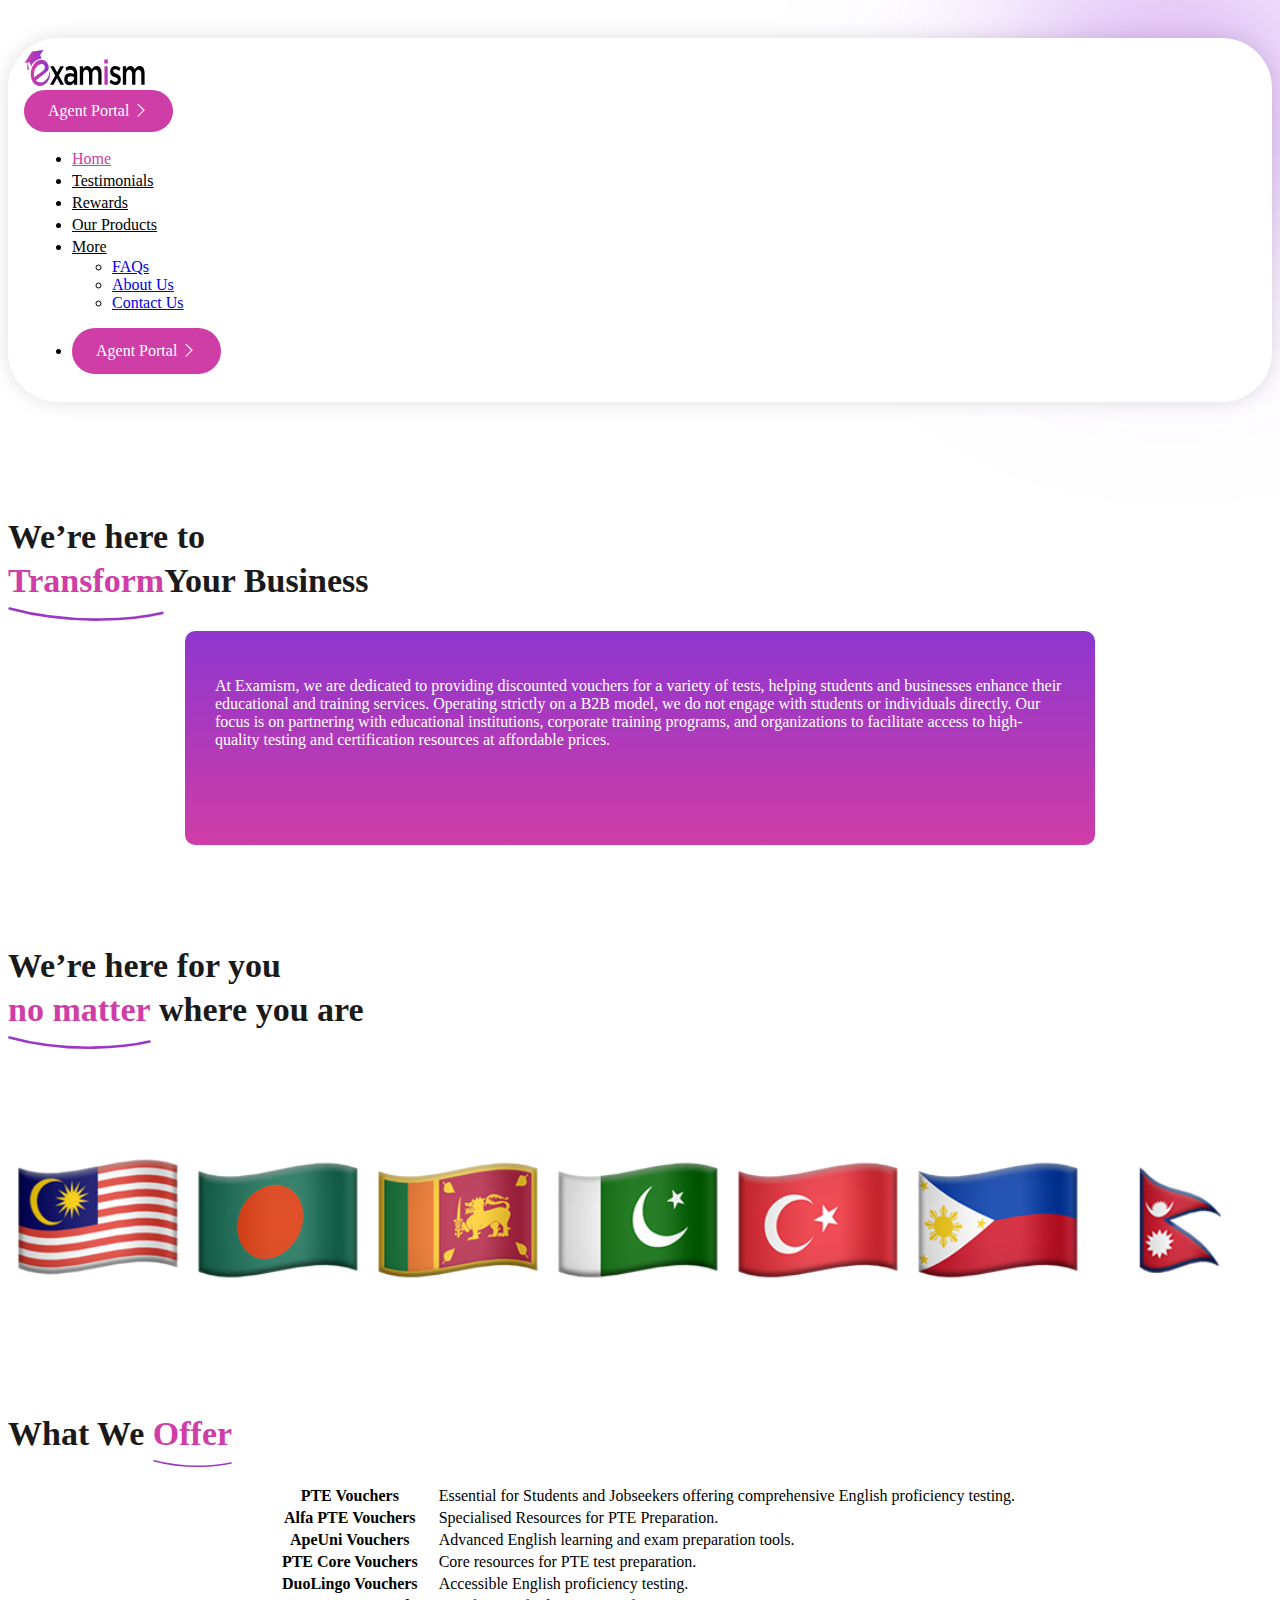
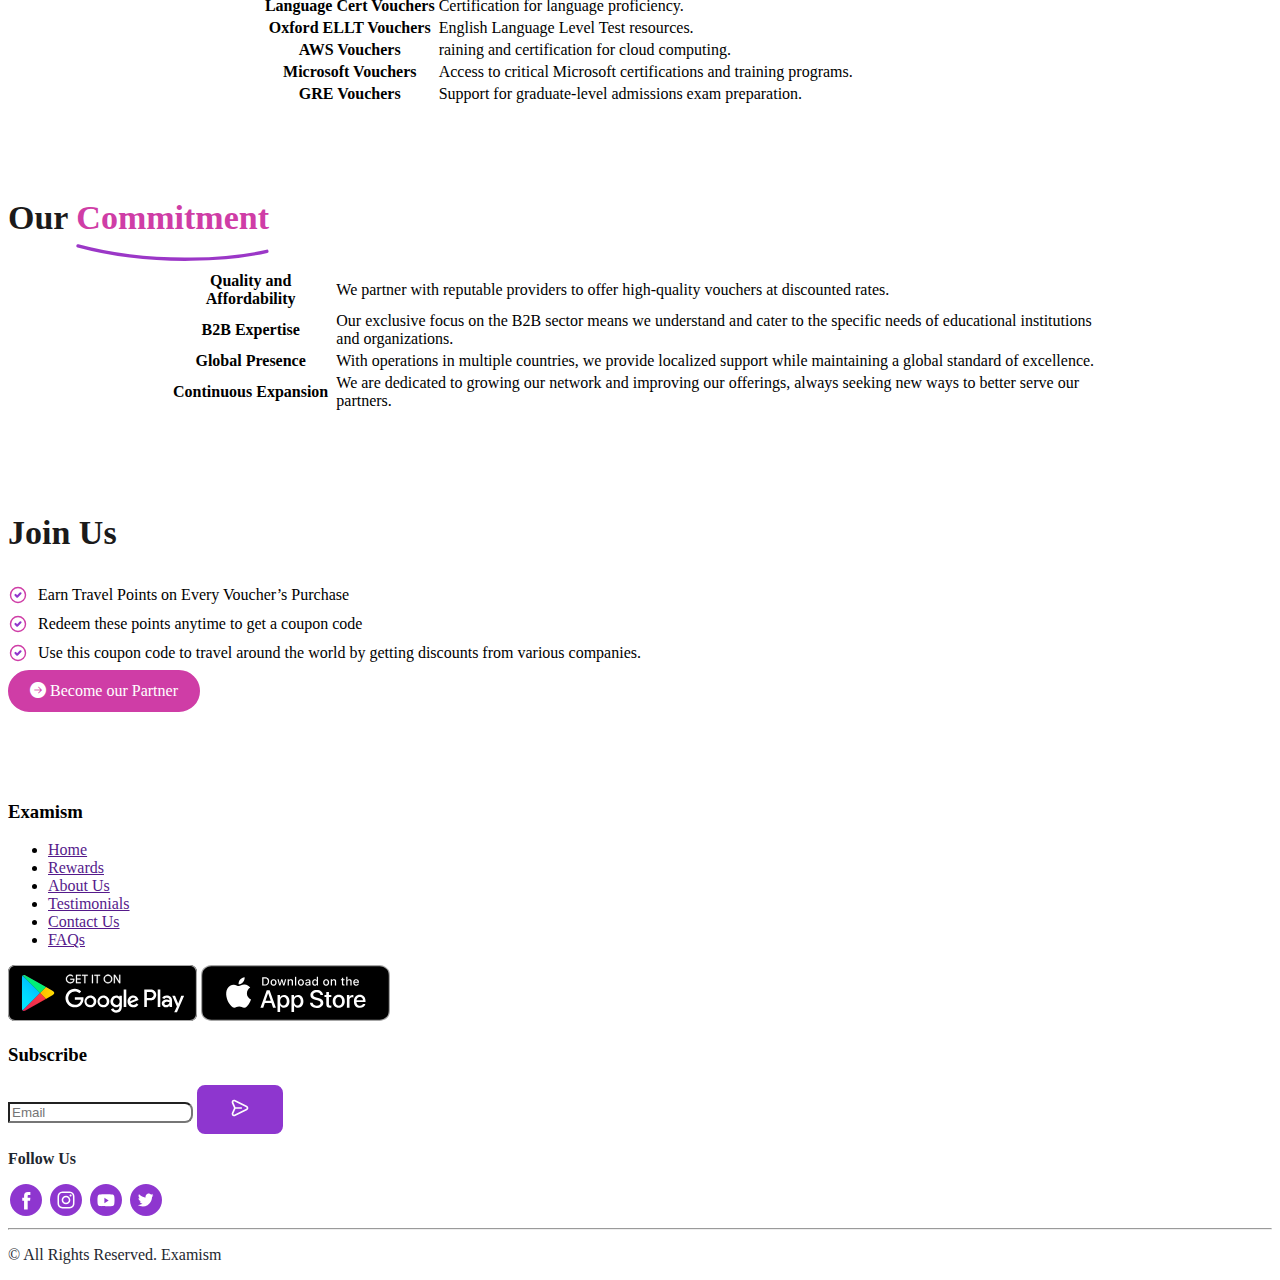
<file: about-us.html>
<!doctype html>
<html lang="en">
  <head>
    <!-- Required meta tags -->
    <meta charset="utf-8">
    <meta name="viewport" content="width=device-width, initial-scale=1">

    <!-- Bootstrap CSS -->
    <link href="https://cdn.jsdelivr.net/npm/bootstrap@5.0.2/dist/css/bootstrap.min.css" rel="stylesheet" integrity="sha384-EVSTQN3/azprG1Anm3QDgpJLIm9Nao0Yz1ztcQTwFspd3yD65VohhpuuCOmLASjC" crossorigin="anonymous">
    <link rel="stylesheet" href="https://cdn.jsdelivr.net/npm/bootstrap-icons@1.11.3/font/bootstrap-icons.min.css">
    <link href="/css/style.css" rel="stylesheet" />
    <title>Welcome Examism website</title>
      
      
  </head>
  <body>
      <!--header Starts here -->
    <header class="header">
      <nav class="navbar navbar-expand-lg navbar-light">
        <div class="container">
          <a class="navbar-brand" href="#"
            ><img src="images/examism-logo.svg" alt="logo" class="img-fluid"
          /></a>
           
          <div class="d-flex align-items-center gap-3">
            <a id="agent-btn" class="nav-link pink-btn  d-block d-md-none small py-1" aria-current="page" href="#"
            >Agent Portal <i class="bi bi-chevron-right"></i
          ></a>
        
      <button
        class="navbar-toggler"
        type="button"
        data-bs-toggle="collapse"
        data-bs-target="#navbarSupportedContent"
        aria-controls="navbarSupportedContent"
        aria-expanded="false"
        aria-label="Toggle navigation"
      >
        <span class="navbar-toggler-icon"></span>
      </button>
          </div>
          <div
            class="collapse navbar-collapse justify-content-center"
            id="navbarSupportedContent"
          >
            <ul class="navbar-nav mx-auto mb-2 mb-lg-0">
              <li class="nav-item">
                <a class="nav-link active" aria-current="page" href="index.html">Home</a>
              </li>
              <li class="nav-item">
                <a class="nav-link" aria-current="page" href="testimonial.html"
                  >Testimonials</a
                >
              </li>
              <li class="nav-item">
                <a class="nav-link" aria-current="page" href="rewards.html">Rewards</a>
              </li>
              <li class="nav-item">
                <a class="nav-link" aria-current="page" href="our-products.html"
                  >Our Products</a
                >
              </li>
              <li class="nav-item dropdown">
                <a
                  class="nav-link dropdown-toggle"
                  href="#"
                  role="button"
                  data-bs-toggle="dropdown"
                  aria-expanded="false"
                >
                  More
                </a>
                <ul class="dropdown-menu">
                  <li><a class="dropdown-item" href="faqs.html">FAQs</a></li>
                  <li><a class="dropdown-item" href="about-us.html">About Us</a></li>
                  <li><a class="dropdown-item" href="contact-us.html">Contact Us</a></li>
                </ul>
              </li>
            </ul>
            <ul class="navbar-nav">
              <li class="nav-item m-0">
                <a class="nav-link pink-btn" aria-current="page" href="#"
                  >Agent Portal <i class="bi bi-chevron-right"></i
                ></a>
              </li>
            </ul>
          </div>
        </div>
      </nav>
    </header>
    <!--header Ends here -->
      
      
      
      <!--Main body start here -->
      <main>
          
          <!--Banner section start here -->
          
          <section class="aboutus-banner banner-text pb-0 ">
              <div class="container">
                  <div class="row">
                      <div class="col-lg-12">
                            <div class="heading text-center">
                                <h2>We’re here to <br><span class="pink-heading"> Transform</span>Your Business</h2>
                          </div>
                      </div>
                  </div>
                  <div class="row mt-5">
                      <div class="col-lg-12">
                          <div class="text-img-holder">
                              <div class="text">
                                <p>At Examism, we are dedicated to providing discounted vouchers for a variety of tests, helping students and businesses enhance their educational and training services. Operating strictly on a B2B model, we do not engage with students or individuals directly. Our focus is on partnering with educational institutions, corporate training programs, and organizations to facilitate access to high-quality testing and certification resources at affordable prices.</p>
                              </div>
                          </div>
                      </div>
                  </div>
              </div>
          </section>
          <section class="aboutus-banner mt-3">
              <div class="container">
                  <div class="row">
                      <div class="col-lg-12">
                            <div class="heading text-center">
                            <h2>We’re here for you <br><span class="pink-heading">no matter</span> where you are</h2>
                          </div>
                      </div>
                  </div>
              </div>
          </section>
          <section class="about-examism-section">
              <div class="container">
                  <div class="row">
                      <div class="col-lg-12">
                          <div class="flex-container flags flex-wrap justify-content-center">
                            <div class="flex-box">
                              <img src="images/Malaysia-1.svg" alt="img" class="img-fluid"/>
                            </div>
                           <div class="flex-box">
                              <img src="images/Bangledesh0-1.svg" alt="img" class="img-fluid"/>
                            </div>
                           <div class="flex-box">
                              <img src="images/Sri-Lanka-1.svg" alt="img" class="img-fluid"/>
                            </div>
                           <div class="flex-box">
                              <img src="images/Pakistan-1.svg" alt="img" class="img-fluid"/>
                            </div>
                           <div class="flex-box">
                              <img src="images/turkey-1.svg" alt="img" class="img-fluid"/>
                            </div>
                           <div class="flex-box">
                              <img src="images/the-Philippines-1.svg" alt="img" class="img-fluid"/>
                            </div>
                           <div class="flex-box">
                              <img src="images/Nepal1.svg" alt="img" class="img-fluid"/>
                            </div>
                           <div class="flex-box">
                              <img src="images/Vietnam1.svg" alt="img" class="img-fluid"/>
                            </div>
                          </div>
                      </div>
                  </div>
              </div>
          </section>
          <section class="aboutus-banner table-no-border">
              <div class="container">
                  <div class="row">
                      <div class="col-lg-12">
                          <div class="heading text-center">
                            <h2>What We <span class="pink-heading">Offer</span> </h2>
                          </div>
                      </div>
                  </div>
                    <div class="row mt-5">
                      <div class="col-lg-12">
                          <div class="table-responsive">
                          <table class="table">
                              <tbody>
                                   <tr>
                                  <th scope="col">PTE Vouchers</th>
                                  <td scope="col">Essential for Students and Jobseekers offering comprehensive English proficiency testing.</td>
                                </tr>
                                <tr>
                                  <th scope="row">Alfa PTE Vouchers</th>
                                  <td>Specialised Resources for PTE Preparation.</td>
                                </tr>
                                <tr>
                                  <th scope="row">ApeUni Vouchers </th>
                                  <td>Advanced English learning and exam preparation tools.</td>
                                </tr>
                                <tr>
                                  <th scope="row">PTE Core Vouchers</th>
                                  <td>Core resources for PTE test preparation.</td>
                                </tr>
                                <tr>
                                  <th scope="row">DuoLingo Vouchers</th>
                                  <td>Accessible English proficiency testing.</td>
                                </tr>
                                 <tr>
                                  <th scope="row">Language Cert Vouchers</th>
                                  <td>Certification for language proficiency.</td>
                                </tr>
                                 <tr>
                                  <th scope="row">Oxford ELLT Vouchers</th>
                                  <td>English Language Level Test resources.</td>
                                </tr>
                                 <tr>
                                  <th scope="row">AWS Vouchers</th>
                                  <td>raining and certification for cloud computing.</td>
                                </tr>
                                 <tr>
                                  <th scope="row">Microsoft Vouchers</th>
                                  <td>Access to critical Microsoft certifications and training programs.</td>
                                </tr>
                                 <tr>
                                  <th scope="row">GRE Vouchers</th>
                                  <td>Support for graduate-level admissions exam preparation.</td>
                                </tr>
                              </tbody>
                          </table>
                        </div>
                      </div>
                  </div>
              </div>
          </section>
          <section class="aboutus-banner table-no-border mt-9">
              <div class="container">
                  <div class="row">
                      <div class="col-lg-12">
                          <div class="heading text-center">
                            <h2>Our  <span class="pink-heading">Commitment</span> </h2>
                          </div>
                      </div>
                  </div>
                    <div class="row mt-5">
                      <div class="col-lg-12">
                          <div class="table-responsive">
                          <table class="table">
                              <tbody>
                                <tr>
                                  <th scope="col">Quality and Affordability</th>
                                  <td scope="col">We partner with reputable providers to offer high-quality vouchers at discounted rates.</td>
                                </tr>
                                <tr>
                                  <th scope="row">B2B Expertise</th>
                                  <td>Our exclusive focus on the B2B sector means we understand and cater to the specific needs of educational institutions and organizations.</td>
                                </tr>
                                <tr>
                                  <th scope="row">Global Presence </th>
                                  <td>With operations in multiple countries, we provide localized support while maintaining a global standard of excellence.</td>
                                </tr>
                                <tr>
                                  <th scope="row">Continuous Expansion</th>
                                  <td>We are dedicated to growing our network and improving our offerings, always seeking new ways to better serve our partners.</td>
                                </tr>
                               
                              </tbody>
                          </table>
                            </div>
                      </div>
                  </div>
              </div>
          </section>
          <section class="join-us-section">
              <div class="container">
                  <div class="row align-items-center">
                     <div class="col-lg-6">
                         <h2 class="mt-4">Join Us</h2>
                          <ul class="multi-check-ul mt-4">
                                <li>Earn Travel Points on Every Voucher’s Purchase</li>
                                <li>Redeem these points anytime to get a coupon code</li>
                              <li>Use this coupon code to travel around the world by getting discounts from various companies.</li>
                           </ul>
                          <a class="pink-btn mt-4" href="#"><i class="bi bi-arrow-right-circle-fill"></i> <span>Become our Partner</span></a>
                      </div>
            
                  </div>
              </div>
          </section>
      </main>
      <!--Main body Ends here -->
      
      
      <!--Footer Start here -->
      <footer>
         <div class="container">
              <div class="row">
                  <div class="col-lg-6">
                      <h3>Examism</h3>
                      <ul class="links">
                        <li><a href="">Home</a></li>
                          <li><a href="">Rewards</a></li>
                          <li><a href="">About Us</a></li>
                          <li><a href="">Testimonials</a></li>
                          <li><a href="">Contact Us</a></li>
                          <li><a href="">FAQs</a></li>

                          
                      </ul>
                  </div>
                  <div class="col-lg-2">
                        <div class="btn-row">
                            <a href=""><img src="images/google-play.svg" alt="cisco" class="img-fluid"/></a>
                            <a href="" class="mt-t"><img src="images/app-store.svg" alt="cisco" class="img-fluid"/></a>
                        </div>
                  </div>
                  <div class="col-lg-4">
                      <h3>Subscribe</h3>
                        <div class="input-group mb-3">
                          <input type="text" class="form-control" placeholder="Email" aria-label="Email" aria-describedby="button-addon2">
                          <button class="btn btn-outline-secondary purple-btn" type="button" id="button-addon2"><img src="images/footer-search-btn.svg" alt="img" class="img-fluid"/></button>
                        </div> 
                      <p><strong>Follow Us</strong></p>
                      <ul class="social-icon">
                           <li><a href=""><img src="images/facebook-footer-purple.svg" alt="icon" class="img-fluid"/></a></li>
                            <li><a href=""><img src="images/instagram-footer-purple.svg" alt="icon" class="img-fluid"/></a></li>
                            <li><a href=""><img src="images/youtube-footer-purple.svg" alt="icon" class="img-fluid"/></a></li>
                            <li><a href=""><img src="images/Twitter-footer-purple.svg" alt="icon" class="img-fluid"/></a></li>
                      </ul>
                  </div>
              </div>
            <hr>
              <div class="row">
                  <div class="col-lg-12">
                        <p>© All Rights Reserved. Examism</p>
                  </div>
              </div>
          </div>
      </footer>
      
      <!--Footer Ends here -->
      
      
      
      
     <script src="https://code.jquery.com/jquery-3.7.1.min.js" integrity="sha256-/JqT3SQfawRcv/BIHPThkBvs0OEvtFFmqPF/lYI/Cxo=" crossorigin="anonymous"></script>
 
    <script src="https://cdn.jsdelivr.net/npm/bootstrap@5.0.2/dist/js/bootstrap.bundle.min.js" integrity="sha384-MrcW6ZMFYlzcLA8Nl+NtUVF0sA7MsXsP1UyJoMp4YLEuNSfAP+JcXn/tWtIaxVXM" crossorigin="anonymous"></script>

      <script>var multipleCardCarousel = document.querySelector(
  "#carouselExampleControls"
);
if (window.matchMedia("(min-width: 768px)").matches) {
  var carousel = new bootstrap.Carousel(multipleCardCarousel, {
    interval: false,
  });
  var carouselWidth = $(".carousel-inner")[0].scrollWidth;
  var cardWidth = $(".carousel-item").width();
  var scrollPosition = 0;
  $("#carouselExampleControls .carousel-control-next").on("click", function () {
    if (scrollPosition < carouselWidth - cardWidth * 4) {
      scrollPosition += cardWidth;
      $("#carouselExampleControls .carousel-inner").animate(
        { scrollLeft: scrollPosition },
        600
      );
    }
  });
  $("#carouselExampleControls .carousel-control-prev").on("click", function () {
    if (scrollPosition > 0) {
      scrollPosition -= cardWidth;
      $("#carouselExampleControls .carousel-inner").animate(
        { scrollLeft: scrollPosition },
        600
      );
    }
  });
} else {
  $(multipleCardCarousel).addClass("slide");
}</script>
      <script>
      var myVideo = document.getElementById("video1"); 

function playPause() { 
  if (myVideo.paused) 
    myVideo.play(); 
  else 
    myVideo.pause(); 
}
      </script>
  </body>
</html>
</file>
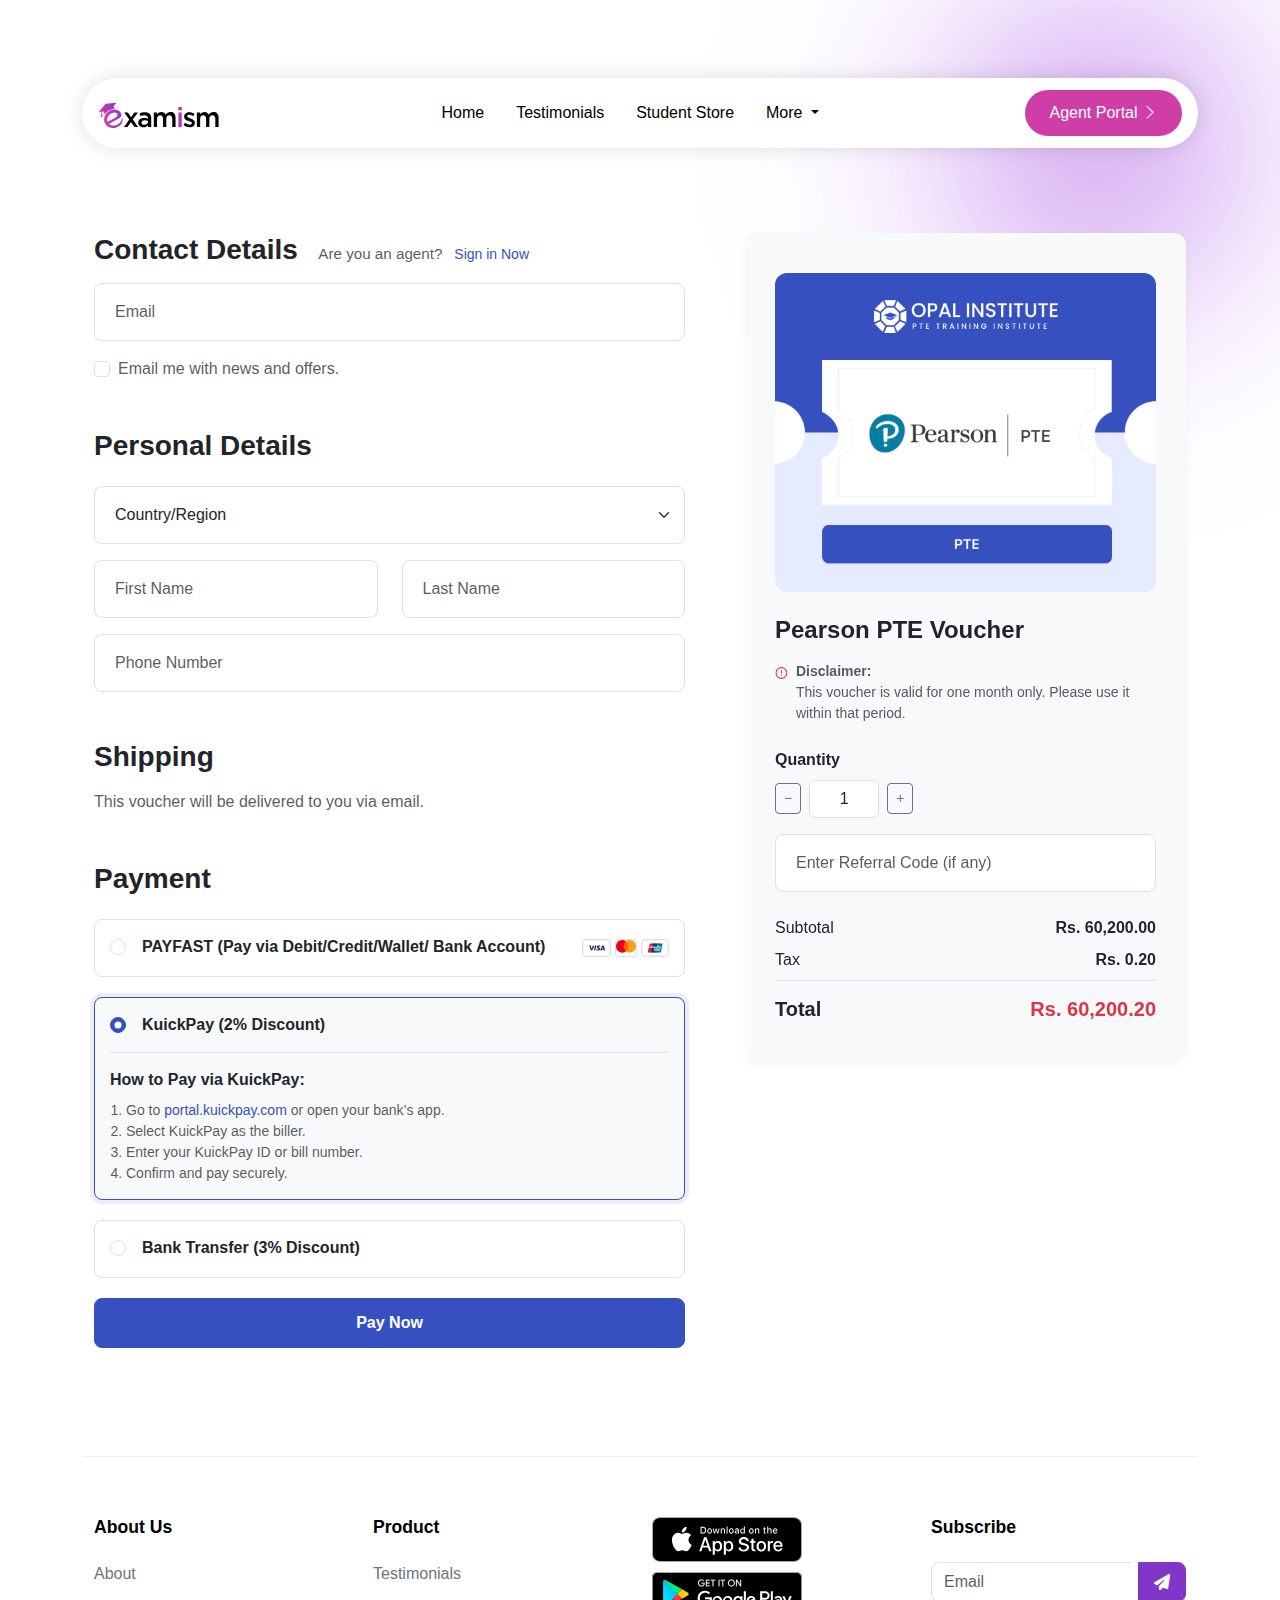
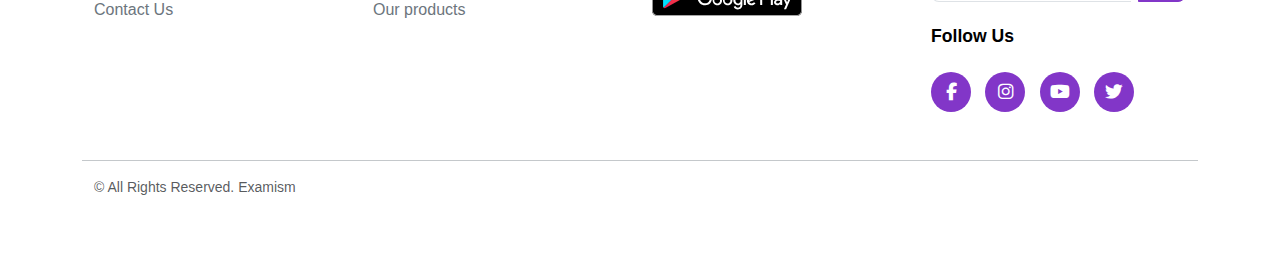
<file: checkout.html>
<!DOCTYPE html>
<html lang="en">
<head>
    <meta charset="UTF-8">
    <meta name="viewport" content="width=device-width, initial-scale=1.0">
    <title>Checkout Page</title>
  <link href="https://fonts.googleapis.com/css2?family=Plus+Jakarta+Sans:wght@400;500;700&display=swap" rel="stylesheet" />
  <link href="https://cdn.jsdelivr.net/npm/bootstrap@5.3.3/dist/css/bootstrap.min.css" rel="stylesheet" crossorigin="anonymous" />
  <link rel="stylesheet" href="https://cdnjs.cloudflare.com/ajax/libs/font-awesome/6.5.2/css/all.min.css" crossorigin="anonymous" />

    <link href="https://cdn.jsdelivr.net/npm/bootstrap@5.0.2/dist/css/bootstrap.min.css" rel="stylesheet" integrity="sha384-EVSTQN3/azprG1Anm3QDgpJLIm9Nao0Yz1ztcQTwFspd3yD65VohhpuuCOmLASjC" crossorigin="anonymous">
    <link rel="stylesheet" href="https://cdn.jsdelivr.net/npm/bootstrap-icons@1.11.3/font/bootstrap-icons.min.css">
    <link href="/css/style.css" rel="stylesheet" />
    <style>
      :root {
          --primary-blue: #3651BF;
          --light-bg: #f8f9fa;
      }
      body {
          font-family: 'Inter', sans-serif;
          background-color: white;
      }
                .custom-footer {
            background-color: #ffffff; 
            padding-top: 60px;
            padding-bottom: 30px;
            margin-top: 60px; 
            border-top: 1px solid #eee;
        }
        

         .btn-primary-custom {
            background-color: var(--primary-blue);
            border-color: var(--primary-blue);
            color: white;
            padding: 12px 0;  
            font-weight: 600;
            border-radius: 8px; 
            transition: background-color 0.2s;
        }
        .btn-primary-custom:hover {
            background-color: #2c429c; 
            border-color: #2c429c;
        }

         .summary-panel {
            background-color: var(--light-bg); 
            border-radius: 12px;
            padding: 40px 30px;
            box-shadow: 0 4px 12px rgba(0, 0, 0, 0.03);  
        }

         .voucher-graphic {
            width: 100%;
            height: auto;
            border-radius: 12px;
        }
        
         .payfast-box {
            border: 1px solid #dee2e6;
            border-radius: 8px;
            padding: 15px;
            margin-bottom: 20px;
            transition: border-color 0.2s, box-shadow 0.2s, background-color 0.2s;
        }
         .payfast-box.active {
            border-color: var(--primary-blue);
            box-shadow: 0 0 0 0.25rem rgba(54, 81, 191, 0.1);
            background-color: var(--light-bg);  
        }
        
        .form-check-input:checked {
            background-color: var(--primary-blue);
            border-color: var(--primary-blue);
        }

         .payment-details {
            padding-top: 15px;
            margin-top: 15px;
            border-top: 1px solid #dee2e6;
            text-align: left;
        }
        .payment-details.hidden {
            display: none;
        }
        
        .rounded-8 { border-radius: 8px !important; }
        .p-3-5 { padding: 1rem 1.25rem !important; }

         @media (max-width: 991.98px) {
            .summary-panel {
                margin-top: 40px;
            }
        }
        /* ===== For Small Mobile Screens (≤ 575px) ===== */
@media (max-width: 575.98px) {
  .checkout-section {
    margin-top: 20px !important;
    padding: 0 20px; /* 🔹 Added horizontal padding */
  }

  .checkout-section .col-lg-7,
  .checkout-section .col-lg-5 {
    width: 100%;
    max-width: 100%;
    padding-right: 0 !important;
    padding-left: 0 !important;
  }

  h3,
  h4 {
    font-size: 1.1rem;
  }

  .form-control,
  .form-select {
    font-size: 0.95rem;
    padding: 0.75rem;
  }

  .p-3-5 {
    padding: 0.75rem 1rem !important;
  }

  .btn-primary-custom {
    padding: 12px 0;
    font-size: 0.95rem;
    width: 100%;
  }

  .summary-panel {
    padding: 20px 20px; /* 🔹 Match left–right spacing */
    margin-top: 25px;
    box-shadow: 0 2px 6px rgba(0, 0, 0, 0.05);
    border-radius: 10px;
  }

  .payfast-box {
    padding: 12px;
  }

  .payfast-box img {
    height: 14px !important;
  }

  .payment-details {
    padding: 10px;
    font-size: 0.9rem;
  }

  .payment-details p,
  .payment-details ol {
    text-align: left;
  }

  .voucher-graphic {
    border-radius: 8px;
    width: 100%;
  }

  small,
  .text-muted {
    font-size: 0.85rem !important;
  }

  .fw-bold,
  .fw-semibold {
    font-weight: 600 !important;
  }

  /* Checkbox label */
  .form-check-label {
    font-size: 0.9rem;
  }

  /* Avoid side scroll */
  .container.checkout-section {
    max-width: 100%;
    overflow-x: hidden;
  }

  /* add margin-top for left column when stacked on small screens */
  @media (max-width: 575.98px) {
    .checkout-section .col-lg-7.order-2.order-lg-1 {
      margin-top: 20px !important;
    }
  }
}

    </style>
  </head>
  <body>

<div class="container py-5">
     <!--header Starts here -->
<header class="header">
  <nav class="navbar navbar-expand-lg navbar-light">
    <div class="container">
      <a class="navbar-brand" href="#">
        <img src="images/out-products/logo.svg" alt="logo" class="img-fluid" />
      </a>

      <!-- Mobile Menu Toggle -->
      <button
        class="navbar-toggler"
        type="button"
        data-bs-toggle="collapse"
        data-bs-target="#navbarSupportedContent"
        aria-controls="navbarSupportedContent"
        aria-expanded="false"
        aria-label="Toggle navigation"
      >
        <span class="navbar-toggler-icon"></span>
      </button>

      <!-- Nav Menu -->
      <div class="collapse navbar-collapse justify-content-center" id="navbarSupportedContent">
        <ul class="navbar-nav mx-auto mb-2 mb-lg-0">
          <li class="nav-item">
            <a class="nav-link" aria-current="page" href="index.html">Home</a>
          </li>
          <li class="nav-item">
            <a class="nav-link" aria-current="page" href="testimonial.html">Testimonials</a>
          </li>
          <li class="nav-item">
            <a class="nav-link" aria-current="page" href="store.html">Student Store</a>
          </li>
          <li class="nav-item dropdown">
            <a
              class="nav-link dropdown-toggle"
              href="#"
              role="button"
              data-bs-toggle="dropdown"
              aria-expanded="false"
            >
              More
            </a>
            <ul class="dropdown-menu">
              <li><a class="dropdown-item" href="faqs.html">FAQs</a></li>
              <li><a class="dropdown-item" href="about-us.html">About Us</a></li>
              <li><a class="dropdown-item" href="contact-us.html">Contact Us</a></li>
            </ul>
          </li>

          <!-- Agent Portal (visible only inside hamburger on mobile) -->
          <li class="nav-item d-lg-none mt-2">
            <a class="nav-link pink-btn small py-1" href="#">
              Agent Portal <i class="bi bi-chevron-right"></i>
            </a>
          </li>
        </ul>

        <!-- Agent Portal (Desktop only) -->
        <ul class="navbar-nav d-none d-lg-flex">
          <li class="nav-item m-0">
            <a class="nav-link pink-btn" aria-current="page" href="#">
              Agent Portal <i class="bi bi-chevron-right"></i>
            </a>
          </li>
        </ul>
      </div>
    </div>
  </nav>
</header>
<!--header Ends here -->


<div class="container checkout-section" style="margin-top: 70px;">
  <div class="row">
    <!-- Left Column: Form Details -->
    <div class="col-lg-7 pe-lg-5 order-2 order-lg-1">
      <form>
        <!-- Contact Details Section -->
        <h3 class="mb-3 d-inline-block fw-bold">Contact Details</h3>
        <small class="ms-3">
          <span class="text-muted me-2" style="font-size:0.95rem;">Are you an agent?</span>
          <a href="#" style="color: var(--primary-blue); text-decoration: none; font-weight: 500;">Sign in Now</a>
        </small>

        <div class="mb-3">
          <label for="email" class="form-label visually-hidden">Email</label>
          <input type="email" class="form-control p-3-5 rounded-8" id="email" placeholder="Email" required>
        </div>

        <div class="form-check mb-5">
          <input class="form-check-input" type="checkbox" value="" id="emailNews">
          <label class="form-check-label text-muted" for="emailNews">
            Email me with news and offers.
          </label>
        </div>

        <!-- Personal Details Section -->
        <h3 class="mb-4 fw-bold">Personal Details</h3>

        <div class="mb-3">
          <select class="form-select p-3-5 rounded-8" aria-label="Country/Region">
            <option selected>Country/Region</option>
            <option value="1">India</option>
            <option value="2">Australia</option>
            <option value="3">USA</option>
          </select>
        </div>

        <div class="row mb-3">
          <div class="col-md-6 mb-3 mb-md-0">
            <label for="firstName" class="form-label visually-hidden">First Name</label>
            <input type="text" class="form-control p-3-5 rounded-8" id="firstName" placeholder="First Name" required>
          </div>
          <div class="col-md-6">
            <label for="lastName" class="form-label visually-hidden">Last Name</label>
            <input type="text" class="form-control p-3-5 rounded-8" id="lastName" placeholder="Last Name" required>
          </div>
        </div>

        <div class="mb-5">
          <label for="phoneNumber" class="form-label visually-hidden">Phone Number</label>
          <input type="tel" class="form-control p-3-5 rounded-8" id="phoneNumber" placeholder="Phone Number" required>
        </div>

        <!-- Shipping Section -->
        <h3 class="mb-3 fw-bold">Shipping</h3>
        <p class="text-muted mb-5">This voucher will be delivered to you via email.</p>

        <!-- Payment Section -->
        <h3 class="mb-4 fw-bold">Payment</h3>

        <!-- Option 1: PAYFAST -->
        <div class="payfast-box" id="payFastBox">
          <div class="d-flex justify-content-between align-items-center">
            <div class="form-check">
              <input class="form-check-input" type="radio" name="paymentMethod" id="payFast" data-details="payFastDetails" onchange="handlePaymentSelection('payFastBox')">
              <label class="form-check-label ms-2 fw-semibold" for="payFast">
                PAYFAST (Pay via Debit/Credit/Wallet/ Bank Account)
              </label>
            </div>
            <div class="d-flex align-items-center">
              <img src="images/visa.svg" alt="Visa" class="ms-1" style="height: 18px; border-radius: 3px; border: 1px solid #dee2e6;">
              <img src="images/master.svg" alt="Mastercard" class="ms-1" style="height: 18px; border-radius: 3px; border: 1px solid #dee2e6;">
              <img src="images/union.svg" alt="Rupay" class="ms-1" style="height: 18px; border-radius: 3px; border: 1px solid #dee2e6;">
            </div>
          </div>

          <div class="payment-details hidden" id="payFastDetails">
            <div class="d-flex flex-column align-items-center text-center p-3" style="background-color: white; border-radius: 6px; margin-top: 10px; border: 1px solid #eee;">
              <svg xmlns="http://www.w3.org/2000/svg" width="60" height="60" viewBox="0 0 24 24" fill="none" stroke="#6c757d" stroke-width="1.5" stroke-linecap="round" stroke-linejoin="round" class="mb-2">
                <rect width="20" height="14" x="2" y="5" rx="2"/>
                <path d="M2 10h20"/>
                <circle cx="9" cy="15" r="2"/>
                <path d="M17 10v7M14 14v3M20 14v3M10 14v3"/>
              </svg>
              <p class="text-muted small mb-0">
                After clicking "Pay Now", you will be redirected to PAYFAST to complete your purchase securely.
              </p>
            </div>
          </div>
        </div>

        <!-- Option 2: KuickPay -->
        <div class="payfast-box active" id="kuickPayBox">
          <div class="form-check">
            <input class="form-check-input" type="radio" name="paymentMethod" id="kuickPay" checked data-details="kuickPayDetails" onchange="handlePaymentSelection('kuickPayBox')">
            <label class="form-check-label ms-2 fw-semibold" for="kuickPay">
              KuickPay (2% Discount)
            </label>
          </div>

          <div class="payment-details" id="kuickPayDetails">
            <p class="fw-bold mb-2">How to Pay via KuickPay:</p>
            <ol class="small text-muted mb-0 ps-3">
              <li>Go to <a href="http://portal.kuickpay.com" target="_blank" style="color: var(--primary-blue); text-decoration: none;">portal.kuickpay.com</a> or open your bank’s app.</li>
              <li>Select KuickPay as the biller.</li>
              <li>Enter your KuickPay ID or bill number.</li>
              <li>Confirm and pay securely.</li>
            </ol>
          </div>
        </div>

        <!-- Option 3: Bank Transfer -->
        <div class="payfast-box" id="bankTransferBox">
          <div class="form-check">
            <input class="form-check-input" type="radio" name="paymentMethod" id="bankTransfer" data-details="bankTransferDetails" onchange="handlePaymentSelection('bankTransferBox')">
            <label class="form-check-label ms-2 fw-semibold" for="bankTransfer">
              Bank Transfer (3% Discount)
            </label>
          </div>
          <div class="payment-details hidden" id="bankTransferDetails">
            <p class="small text-muted mb-0">
             Make your payment directly into our bank account.
             <br>
              Please send a screenshot for proof of payment along with your order number to orders@examism.com or via WhatsApp at 0321-7593759. 
              <br>
              Your order will not be shipped until the funds have cleared in our account.
              <br> Please transfer the amount AFTER placing your order. <br>

Account Details: <br>
Title: Fahad Nawaz<br>
Bank: Meezan Bank<br>
Account Number: 02550103771252 <br>
IBAN: PK04MEZN0002550103771252 <br>
            </p>
          </div>
        </div>

        <div class="d-grid mb-5">
          <button type="submit" class="btn btn-primary-custom">Pay Now</button>
        </div>
      </form>
    </div>

    <!-- Right Column: Product Summary Panel -->
    <div class="col-lg-5 order-1 order-lg-2">
      <div class="summary-panel sticky-top" data-unit-price="60200" style="top: 20px;">
         <img src="images/voucher.svg" alt="PTE Voucher Graphic" class="voucher-graphic mb-4">
         <h4 class="fw-bold mb-3">Pearson PTE Voucher</h4>

         <div class="d-flex align-items-start mb-4">
           <svg xmlns="http://www.w3.org/2000/svg" width="16" height="16" viewBox="0 0 24 24" fill="none" stroke="#dc3545" stroke-width="2" stroke-linecap="round" stroke-linejoin="round" class="feather feather-alert-circle me-2 mt-1">
             <circle cx="12" cy="12" r="10"></circle>
             <line x1="12" y1="8" x2="12" y2="12"></line>
             <line x1="12" y1="16" x2="12.01" y2="16"></line>
           </svg>
           <p class="text-muted small mb-0 text-start">
             <strong>Disclaimer:</strong><br>
             This voucher is valid for one month only. Please use it within that period.
           </p>
         </div>

         <!-- Quantity control (under disclaimer) -->
         <div class="mb-3">
          <label class="form-label fw-semibold">Quantity</label>
          <div class="d-flex align-items-center" style="gap:8px;">
            <button type="button" id="decreaseQty" class="btn btn-outline-secondary btn-sm" aria-label="Decrease quantity">−</button>
            <input id="quantityInput" type="text" class="form-control text-center" value="1" style="width:70px; max-width:30%; min-width:56px;" readonly>
            <button type="button" id="increaseQty" class="btn btn-outline-secondary btn-sm" aria-label="Increase quantity">+</button>
          </div>
        </div>

       <div class="mb-4">
           <label for="referralCode" class="form-label visually-hidden">Referral Code</label>
           <input type="text" class="form-control p-3-5 rounded-8" id="referralCode" placeholder="Enter Referral Code (if any)">
         </div>

         <div class="d-flex justify-content-between mb-2">
          <span>Subtotal</span>
          <span id="subtotalAmount" class="fw-semibold">Rs. 60,200.00</span>
         </div>

         <div class="d-flex justify-content-between border-bottom pb-2 mb-3">
          <span>Tax</span>
          <span id="taxAmount" class="fw-semibold">Rs. 200.00</span>
         </div>

         <div class="d-flex justify-content-between">
          <h5 class="fw-bold mb-0">Total</h5>
          <h5 id="totalAmount" class="fw-bold mb-0 text-danger">Rs. 60,200.00</h5>
         </div>
       </div>
     </div>
   </div>
 </div>
 
 <!-- ---------------------------------- -->
<!-- Footer Section -->
<!-- ---------------------------------- -->
<footer class="custom-footer">
    <div class="container">
        <!-- Footer Links and Actions -->
        <div class="row justify-content-center">
            
            <!-- Column 1: About Us -->
            <div class="col-6 col-md-3">
                <h5 class="footer-heading">About Us</h5>
                <a href="#" class="footer-link">About</a>
               
                <a href="#" class="footer-link">Contact Us</a>
            </div>

            <!-- Column 2: Product -->
            <div class="col-6 col-md-3">
                <h5 class="footer-heading">Product</h5>
                <a href="#" class="footer-link">Testimonials</a>
               
                <a href="#" class="footer-link">Our products</a>
            </div>

            <!-- Column 3: App Links (Images) -->
            <div class="col-6 col-md-3">
                <a href="#" class="app-link d-block">
                    <!-- Placeholder for App Store Badge -->
                    <img src="images/appstore.svg" 
                         alt="App Store" 
                         class="img-fluid">
                </a>
                <a href="#" class="app-link d-block">
                    <!-- Placeholder for Google Play Badge -->
                    <img src="images/googleplay.svg" 
                         alt="Google Play" 
                         class="img-fluid">
                </a>
            </div>
            
            <!-- Column 4: Subscribe & Follow Us -->
            <div class="col-6 col-md-3">
                <h5 class="footer-heading">Subscribe</h5>
                <!-- Subscription Input -->
                <div class="input-group mb-4">
                    <input type="email" class="form-control subscribe-input" placeholder="Email" aria-label="Email for subscription">
                    <button class="btn subscribe-btn" type="button">
                       <i class="fa-solid fa-paper-plane white-icon"></i>

                    </button>
                </div>

                <h5 class="footer-heading">Follow Us</h5>
                <!-- Social Media Icons -->
                <div>
                    <a href="#" class="social-icon-btn">
                        <i class="fab fa-facebook-f"></i>
                    </a>
                    <a href="#" class="social-icon-btn">
                        <i class="fab fa-instagram"></i>
                    </a>
                    <a href="#" class="social-icon-btn">
                        <i class="fab fa-youtube"></i>
                    </a>
                    <a href="#" class="social-icon-btn">
                        <i class="fab fa-twitter"></i>
                    </a>
                </div>
            </div>

        </div>

        <!-- Copyright -->
        <div class="row mt-5 pt-3 border-top border-secondary-subtle">
            <div class="col-12 footer-copyright text-muted small">
                © All Rights Reserved. Examism
            </div>
        </div>
    </div>
</footer>
<!-- ---------------------------------- -->
<!-- End Footer Section -->
<!-- ---------------------------------- -->

<!-- Bootstrap JS Bundle -->
<script src="https://cdn.jsdelivr.net/npm/bootstrap@5.3.0/dist/js/bootstrap.bundle.min.js"></script>

<script>
    document.addEventListener('DOMContentLoaded', () => {
        // Function to handle payment selection and toggle details
        window.handlePaymentSelection = (selectedBoxId) => {
            const allBoxes = document.querySelectorAll('.payfast-box');
            
            allBoxes.forEach(box => {
                const boxId = box.id;
                const radio = box.querySelector('input[type="radio"]');
                const detailsId = radio ? radio.getAttribute('data-details') : null;
                const detailsElement = detailsId ? document.getElementById(detailsId) : null;

                if (boxId === selectedBoxId) {
                    // Activate the selected box, check the radio, and show details
                    box.classList.add('active');
                    if(radio) radio.checked = true;
                    if (detailsElement) {
                        detailsElement.classList.remove('hidden');
                    }
                } else {
                    // Deactivate others and hide their details
                    box.classList.remove('active');
                    if (detailsElement) {
                        detailsElement.classList.add('hidden');
                    }
                }
            });
        };

        // Initial setup on page load to ensure KuickPay is displayed correctly
        handlePaymentSelection('kuickPayBox');

    // Quantity controls + totals update
    const summaryPanel = document.querySelector('.summary-panel');
    if (summaryPanel) {
      const unitPrice = parseFloat(summaryPanel.getAttribute('data-unit-price')) || 0;
      const qtyInput = document.getElementById('quantityInput');
      const incBtn = document.getElementById('increaseQty');
      const decBtn = document.getElementById('decreaseQty');
      const subtotalEl = document.getElementById('subtotalAmount');
      const taxEl = document.getElementById('taxAmount');
      const totalEl = document.getElementById('totalAmount');

      // parse initial tax from markup (fallback to 0 if not parseable)
      const initialTaxText = taxEl ? taxEl.textContent.replace(/[^\d.]/g,'') : '';
      const baseTax = parseFloat(initialTaxText) || 0;

      const formatRs = n => 'Rs. ' + n.toLocaleString('en-IN', { minimumFractionDigits: 2, maximumFractionDigits: 2 });

      let qty = parseInt(qtyInput.value, 10) || 1;

      function updateTotals() {
        const subtotal = unitPrice * qty;
        // keep tax as a flat amount (baseTax); if you prefer per-item tax, change to baseTax * qty
        const tax = baseTax;
        const total = subtotal + tax;
        if (subtotalEl) subtotalEl.textContent = formatRs(subtotal);
        if (taxEl) taxEl.textContent = formatRs(tax);
        if (totalEl) totalEl.textContent = formatRs(total);
      }

      incBtn && incBtn.addEventListener('click', () => {
        qty = Math.min(999, qty + 1);
        qtyInput.value = qty;
        updateTotals();
      });
      decBtn && decBtn.addEventListener('click', () => {
        if (qty > 1) {
          qty = qty - 1;
          qtyInput.value = qty;
          updateTotals();
        }
      });

      // initialize
      qtyInput.value = qty;
      updateTotals();
    }
    });
</script>
</body>
</html>
</file>
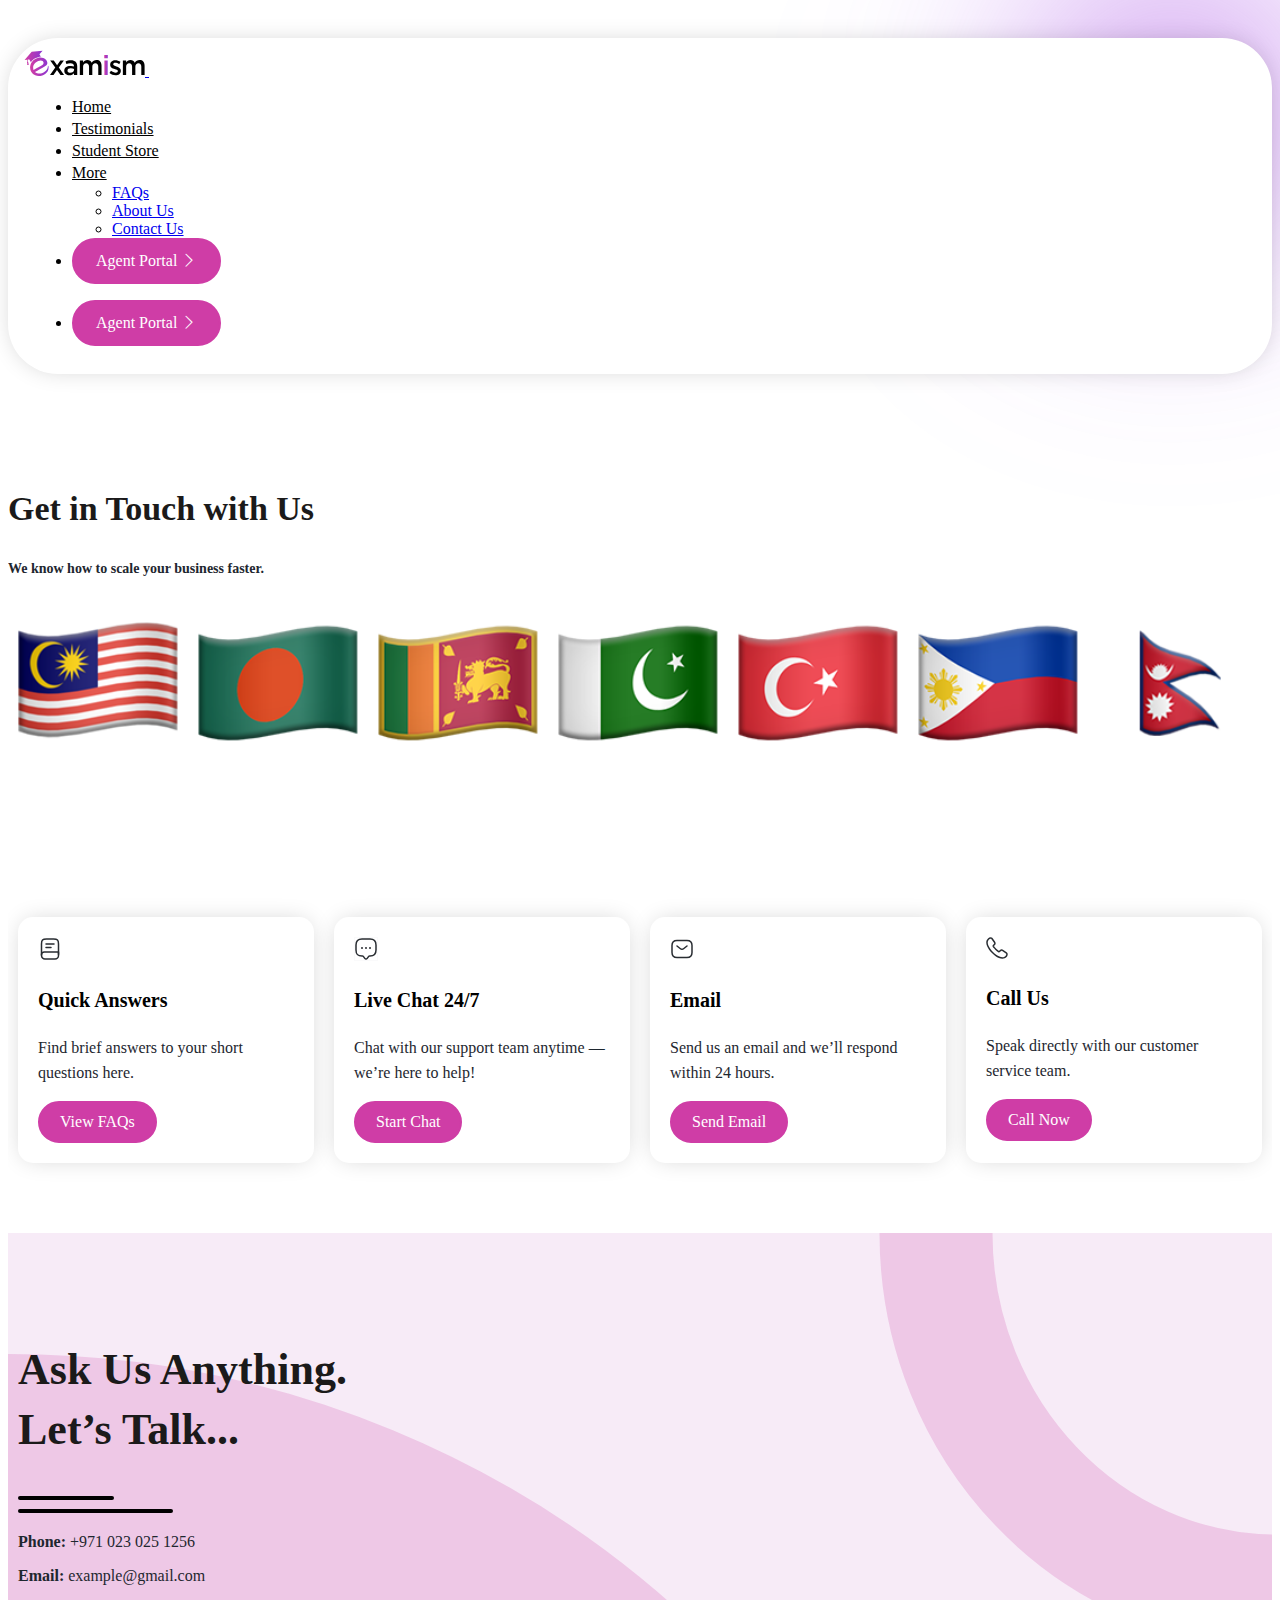
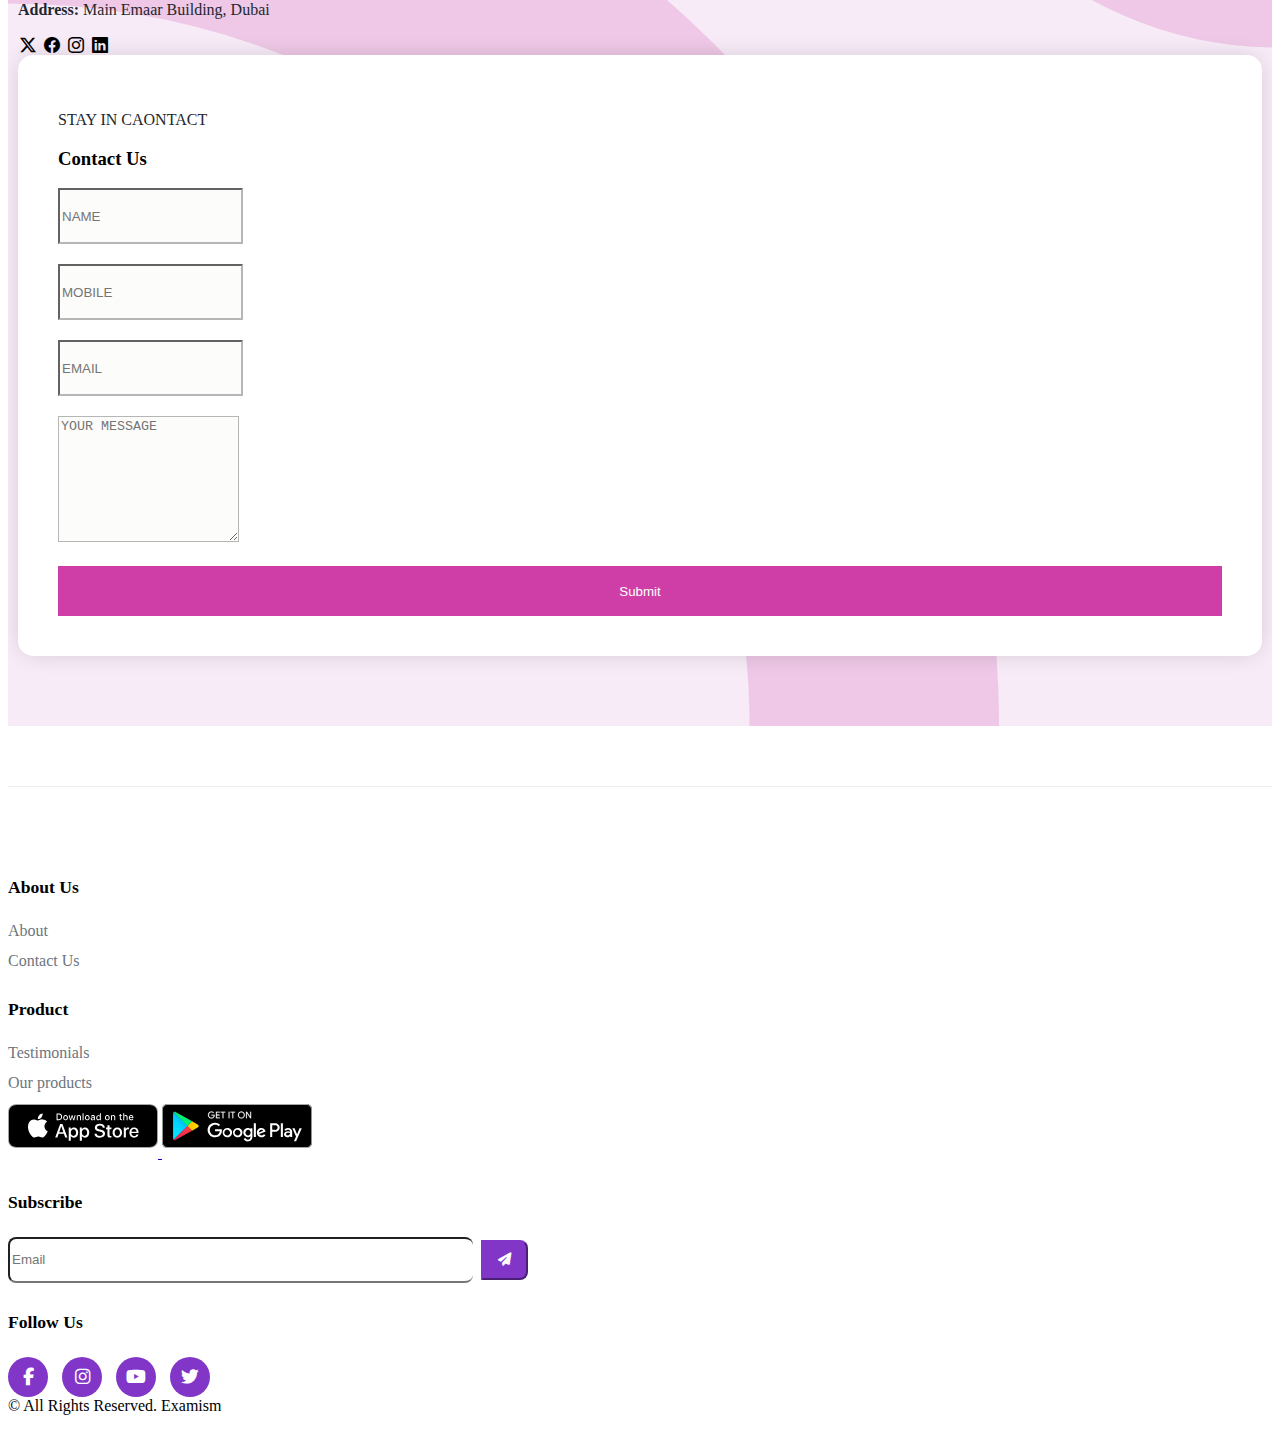
<file: contact-us.html>
<!doctype html>
<html lang="en">
  <head>
    <!-- Required meta tags -->
    <meta charset="utf-8">
    <meta name="viewport" content="width=device-width, initial-scale=1">

    <!-- Bootstrap CSS -->
    <link href="https://cdn.jsdelivr.net/npm/bootstrap@5.0.2/dist/css/bootstrap.min.css" rel="stylesheet" integrity="sha384-EVSTQN3/azprG1Anm3QDgpJLIm9Nao0Yz1ztcQTwFspd3yD65VohhpuuCOmLASjC" crossorigin="anonymous">
    <link rel="stylesheet" href="https://cdn.jsdelivr.net/npm/bootstrap-icons@1.11.3/font/bootstrap-icons.min.css">
    <link href="/css/style.css" rel="stylesheet" />
      <link rel="stylesheet" href="https://cdnjs.cloudflare.com/ajax/libs/font-awesome/6.5.2/css/all.min.css" crossorigin="anonymous" />
  <link rel="stylesheet" href="https://cdnjs.cloudflare.com/ajax/libs/font-awesome/6.5.2/css/all.min.css" crossorigin="anonymous" />

    <title>Welcome Examism website</title>
      
      
  </head>
  <body>
   <!--header Starts here -->
<header class="header">
  <nav class="navbar navbar-expand-lg navbar-light">
    <div class="container">
      <a class="navbar-brand" href="#">
        <img src="images/out-products/logo.svg" alt="logo" class="img-fluid" />
      </a>

      <!-- Mobile Menu Toggle -->
      <button
        class="navbar-toggler"
        type="button"
        data-bs-toggle="collapse"
        data-bs-target="#navbarSupportedContent"
        aria-controls="navbarSupportedContent"
        aria-expanded="false"
        aria-label="Toggle navigation"
      >
        <span class="navbar-toggler-icon"></span>
      </button>

      <!-- Nav Menu -->
      <div class="collapse navbar-collapse justify-content-center" id="navbarSupportedContent">
        <ul class="navbar-nav mx-auto mb-2 mb-lg-0">
          <li class="nav-item">
            <a class="nav-link" aria-current="page" href="index.html">Home</a>
          </li>
          <li class="nav-item">
            <a class="nav-link" aria-current="page" href="testimonial.html">Testimonials</a>
          </li>
          <li class="nav-item">
            <a class="nav-link" aria-current="page" href="store.html">Student Store</a>
          </li>
          <li class="nav-item dropdown">
            <a
              class="nav-link dropdown-toggle"
              href="#"
              role="button"
              data-bs-toggle="dropdown"
              aria-expanded="false"
            >
              More
            </a>
            <ul class="dropdown-menu">
              <li><a class="dropdown-item" href="faqs.html">FAQs</a></li>
              <li><a class="dropdown-item active" href="about-us.html">About Us</a></li>
              <li><a class="dropdown-item" href="contact-us.html">Contact Us</a></li>
            </ul>
          </li>

          <!-- Agent Portal (visible only inside hamburger on mobile) -->
          <li class="nav-item d-lg-none mt-2">
            <a class="nav-link pink-btn small py-1" href="#">
              Agent Portal <i class="bi bi-chevron-right"></i>
            </a>
          </li>
        </ul>

        <!-- Agent Portal (Desktop only) -->
        <ul class="navbar-nav d-none d-lg-flex">
          <li class="nav-item m-0">
            <a class="nav-link pink-btn" aria-current="page" href="#">
              Agent Portal <i class="bi bi-chevron-right"></i>
            </a>
          </li>
        </ul>
      </div>
    </div>
  </nav>
</header>
<!--header Ends here -->


      
      
      <!--Main body start here -->
      <main>
          
          <!--Banner section start here -->
            <section class="page-faqs-sec pb-0 about-examism-section">
              <div class="container">
                  <div class="row">
                      <div class="col-lg-12">
                            <div class="heading text-center">
                                <h2>Get in Touch with Us</h2>
                                <p class="small-heading mt-4">We know how to scale your business faster.</p>
                          </div>
                      </div>
                  </div>
                  <div class="row mt-5">
                      <div class="col-lg-12">
                          <div class="flex-container flags flex-wrap justify-content-center">
                            <div class="flex-box">
                              <img src="images/Malaysia-1.svg" alt="img" class="img-fluid">
                            </div>
                           <div class="flex-box">
                              <img src="images/Bangledesh0-1.svg" alt="img" class="img-fluid">
                            </div>
                           <div class="flex-box">
                              <img src="images/Sri-Lanka-1.svg" alt="img" class="img-fluid">
                            </div>
                           <div class="flex-box">
                              <img src="images/Pakistan-1.svg" alt="img" class="img-fluid">
                            </div>
                           <div class="flex-box">
                              <img src="images/turkey-1.svg" alt="img" class="img-fluid">
                            </div>
                           <div class="flex-box">
                              <img src="images/the-Philippines-1.svg" alt="img" class="img-fluid">
                            </div>
                           <div class="flex-box">
                              <img src="images/Nepal1.svg" alt="img" class="img-fluid">
                            </div>
                           <div class="flex-box">
                              <img src="images/Vietnam1.svg" alt="img" class="img-fluid">
                            </div>
                          </div>
                      </div>
                  </div>
              </div>
          </section>
          <section class="quick-cards-sec">
  <div class="container">
    <div class="row">
      <div class="col-md-12">
        <div class="flex-container flex-wrap justify-content-center">
          
          <!-- FAQs -->
          <div class="flex-box">
            <span class="img">
              <img src="images/book-contact-us.svg" alt="FAQs Icon" class="img-fluid" />
            </span>
            <h3>Quick Answers</h3>
            <p>Find brief answers to your short questions here.</p>
            <a class="pink-btn" href="/faqs.html">View FAQs</a>
          </div>

          <!-- Live Chat -->
          <div class="flex-box">
            <span class="img">
              <img src="images/message-contact-us.svg" alt="Live Chat Icon" class="img-fluid" />
            </span>
            <h3>Live Chat 24/7</h3>
            <p>Chat with our support team anytime — we’re here to help!</p>
            <a class="pink-btn" href="#" onclick="openLiveChat()">Start Chat</a>
          </div>

          <!-- Email -->
          <div class="flex-box">
            <span class="img">
              <img src="images/sms-contact-us.svg" alt="Email Icon" class="img-fluid" />
            </span>
            <h3>Email</h3>
            <p>Send us an email and we’ll respond within 24 hours.</p>
            <a class="pink-btn" href="mailto:support@example.com">Send Email</a>
          </div>

          <!-- Call -->
          <div class="flex-box">
            <span class="img">
              <img src="images/call-contact-us.svg" alt="Call Icon" class="img-fluid" />
            </span>
            <h3>Call Us</h3>
            <p>Speak directly with our customer service team.</p>
            <a class="pink-btn" href="tel:+1234567890">Call Now</a>
          </div>

        </div>
      </div>
    </div>
  </div>
</section>

<!-- Optional: Script for live chat -->
<script>
  function openLiveChat() {
    // Example: Replace with your actual live chat integration (like Intercom, Tawk.to, or Crisp)
    alert("Opening live chat...");
  }
</script>

          <section class="section-contact-form">
              <div class="container">
                  <div class="row align-items-center zindex">
                    <div class="col-lg-6">
                      <h2>Ask Us Anything.<br>
                          Let’s Talk...</h2>
                        <p class="mt-4"><img src="images/double-line.svg" alt="" class="img-fluid"/></p>
                        <p class="mt-5"><strong>Phone:</strong> +971 023 025 1256</p>
                        <p><strong>Email:</strong> example@gmail.com</p>
                        <p><strong>Address:</strong> Main Emaar Building, Dubai </p>
                      <ul class="social-icon mb-4">
                           <li><a href=""><i class="bi bi-twitter-x"></i></a></li>
                            <li><a href=""><i class="bi bi-facebook"></i></a></li>
                            <li><a href=""><i class="bi bi-instagram"></i></a></li>
                            <li><a href=""><i class="bi bi-linkedin"></i></a></li>
                      </ul>
                    </div>
                    <div class="col-lg-6">
                        <div class="contact-form">
                            <p class="text-center mb-0">STAY IN CAONTACT</p>
                            <h3 class="text-center mb-5">Contact Us</h3>
                            <form>
                                   <div class="mb-3">
                                
                                    <input type="email" class="form-control" id="exampleInputEmail1" aria-describedby="emailHelp" placeholder="NAME">

                                  </div>
                                  <div class="mb-3">
                               
                                    <input type="password" class="form-control" id="exampleInputPassword1" placeholder="MOBILE">
                                  </div>
                               <div class="mb-3">
                            
                                <input type="email" class="form-control" id="exampleFormControlInput1" placeholder="EMAIL">
                              </div>
                               <div class="mb-3">
                          
                               
                              </div>
                              <div class="mb-3">
                                  <textarea class="form-control textarea" placeholder="YOUR MESSAGE" id="exampleFormControlTextarea1" rows="3"></textarea>
                                </div>
                                <div class="mb-3">
                                 <button type="submit" class="btn pink-btn  mb-3 d-block">Submit</button>
                                </div>
                            </form>
                        </div>
                      
                      </div>
                  </div>
              </div>
          </section>
      </main>
      <!--Main body Ends here -->
      
      
     

<!-- ---------------------------------- -->
<!-- Footer Section -->
<!-- ---------------------------------- -->
<footer class="custom-footer">
    <div class="container">
        <!-- Footer Links and Actions -->
        <div class="row justify-content-center">
            
            <!-- Column 1: About Us -->
            <div class="col-6 col-md-3">
                <h5 class="footer-heading">About Us</h5>
                <a href="#" class="footer-link">About</a>
               
                <a href="#" class="footer-link">Contact Us</a>
            </div>

            <!-- Column 2: Product -->
            <div class="col-6 col-md-3">
                <h5 class="footer-heading">Product</h5>
                <a href="#" class="footer-link">Testimonials</a>
               
                <a href="#" class="footer-link">Our products</a>
            </div>

            <!-- Column 3: App Links (Images) -->
            <div class="col-6 col-md-3">
                <a href="#" class="app-link d-block">
                    <!-- Placeholder for App Store Badge -->
                    <img src="images/appstore.svg" 
                         alt="App Store" 
                         class="img-fluid">
                </a>
                <a href="#" class="app-link d-block">
                    <!-- Placeholder for Google Play Badge -->
                    <img src="images/googleplay.svg" 
                         alt="Google Play" 
                         class="img-fluid">
                </a>
            </div>
            
            <!-- Column 4: Subscribe & Follow Us -->
            <div class="col-6 col-md-3">
                <h5 class="footer-heading">Subscribe</h5>
                <!-- Subscription Input -->
                <div class="input-group mb-4">
                    <input type="email" class="form-control subscribe-input" placeholder="Email" aria-label="Email for subscription">
                    <button class="btn subscribe-btn" type="button">
                       <i class="fa-solid fa-paper-plane white-icon"></i>

                    </button>
                </div>

                <h5 class="footer-heading">Follow Us</h5>
                <!-- Social Media Icons -->
                <div>
                    <a href="#" class="social-icon-btn">
                        <i class="fab fa-facebook-f"></i>
                    </a>
                    <a href="#" class="social-icon-btn">
                        <i class="fab fa-instagram"></i>
                    </a>
                    <a href="#" class="social-icon-btn">
                        <i class="fab fa-youtube"></i>
                    </a>
                    <a href="#" class="social-icon-btn">
                        <i class="fab fa-twitter"></i>
                    </a>
                </div>
            </div>

        </div>

        <!-- Copyright -->
        <div class="row mt-5 pt-3 border-top border-secondary-subtle">
            <div class="col-12 footer-copyright text-muted small">
                © All Rights Reserved. Examism
            </div>
        </div>
    </div>
</footer>
<!-- ---------------------------------- -->
<!-- End Footer Section -->
<!-- ---------------------------------- -->
      
     <script src="https://code.jquery.com/jquery-3.7.1.min.js" integrity="sha256-/JqT3SQfawRcv/BIHPThkBvs0OEvtFFmqPF/lYI/Cxo=" crossorigin="anonymous"></script>
 
    <script src="https://cdn.jsdelivr.net/npm/bootstrap@5.0.2/dist/js/bootstrap.bundle.min.js" integrity="sha384-MrcW6ZMFYlzcLA8Nl+NtUVF0sA7MsXsP1UyJoMp4YLEuNSfAP+JcXn/tWtIaxVXM" crossorigin="anonymous"></script>

      <script>var multipleCardCarousel = document.querySelector(
  "#carouselExampleControls"
);
if (window.matchMedia("(min-width: 768px)").matches) {
  var carousel = new bootstrap.Carousel(multipleCardCarousel, {
    interval: false,
  });
  var carouselWidth = $(".carousel-inner")[0].scrollWidth;
  var cardWidth = $(".carousel-item").width();
  var scrollPosition = 0;
  $("#carouselExampleControls .carousel-control-next").on("click", function () {
    if (scrollPosition < carouselWidth - cardWidth * 4) {
      scrollPosition += cardWidth;
      $("#carouselExampleControls .carousel-inner").animate(
        { scrollLeft: scrollPosition },
        600
      );
    }
  });
  $("#carouselExampleControls .carousel-control-prev").on("click", function () {
    if (scrollPosition > 0) {
      scrollPosition -= cardWidth;
      $("#carouselExampleControls .carousel-inner").animate(
        { scrollLeft: scrollPosition },
        600
      );
    }
  });
} else {
  $(multipleCardCarousel).addClass("slide");
}</script>
      <script>
      var myVideo = document.getElementById("video1"); 

function playPause() { 
  if (myVideo.paused) 
    myVideo.play(); 
  else 
    myVideo.pause(); 
}
      </script>
  </body>
</html>
</file>
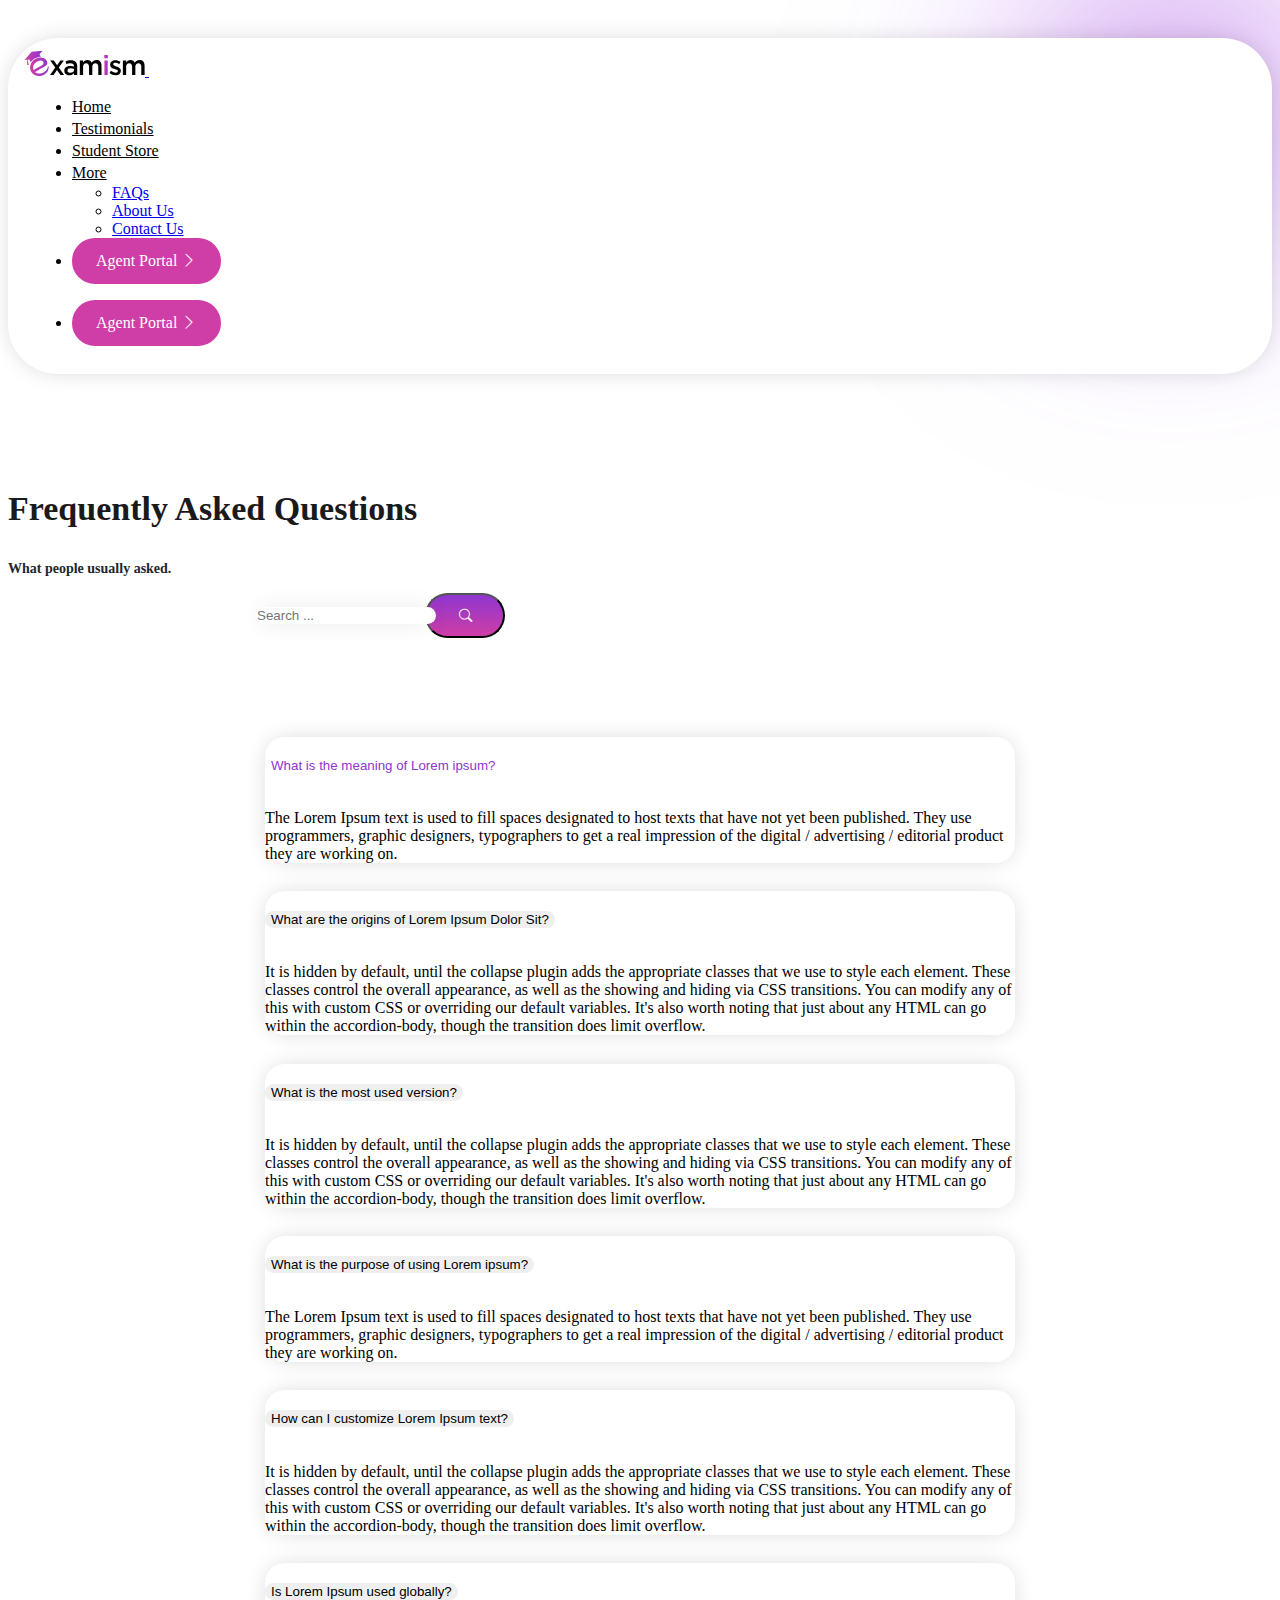
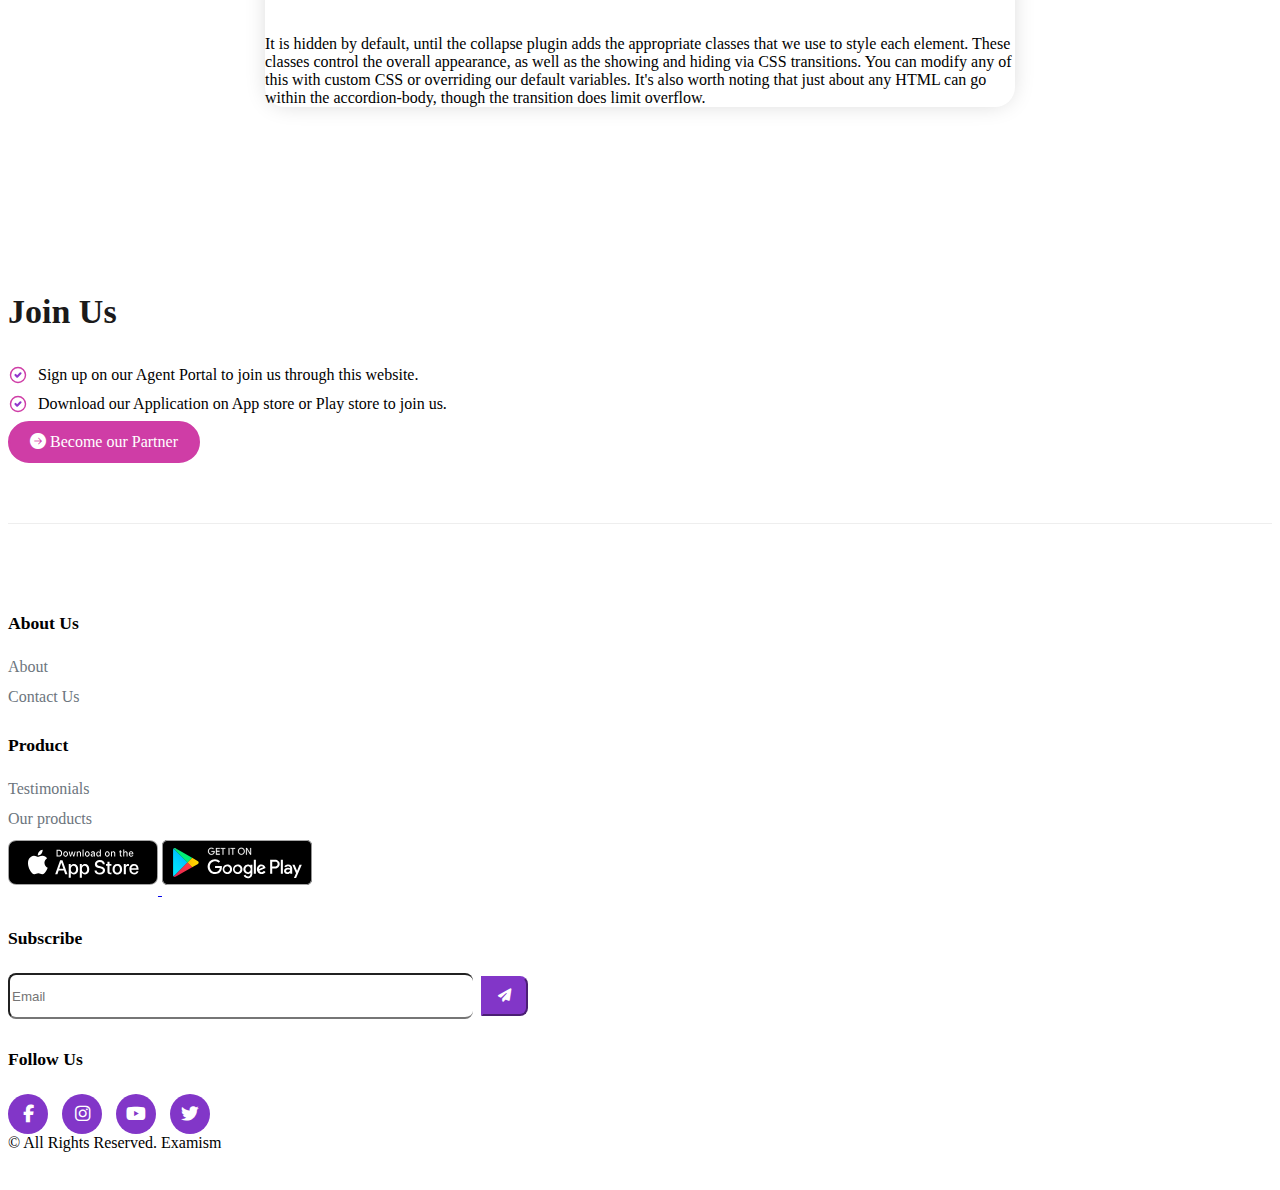
<file: faqs.html>
<!DOCTYPE html>
<html lang="en">
  <head>
    <!-- Required meta tags -->
    <meta charset="utf-8" />
    <meta name="viewport" content="width=device-width, initial-scale=1" />

    <!-- Bootstrap CSS -->
    <link
      href="https://cdn.jsdelivr.net/npm/bootstrap@5.0.2/dist/css/bootstrap.min.css"
      rel="stylesheet"
      integrity="sha384-EVSTQN3/azprG1Anm3QDgpJLIm9Nao0Yz1ztcQTwFspd3yD65VohhpuuCOmLASjC"
      crossorigin="anonymous"
    />
    <link
      rel="stylesheet"
      href="https://cdn.jsdelivr.net/npm/bootstrap-icons@1.11.3/font/bootstrap-icons.min.css"
    />
      <link rel="stylesheet" href="https://cdnjs.cloudflare.com/ajax/libs/font-awesome/6.5.2/css/all.min.css" crossorigin="anonymous" />

    <link href="css/style.css" rel="stylesheet" />
    <title>Welcome Examism Website - FAQs</title>
  </head>
  <body>
   <!--header Starts here -->
<header class="header">
  <nav class="navbar navbar-expand-lg navbar-light">
    <div class="container">
      <a class="navbar-brand" href="#">
        <img src="images/out-products/logo.svg" alt="logo" class="img-fluid" />
      </a>

      <!-- Mobile Menu Toggle -->
      <button
        class="navbar-toggler"
        type="button"
        data-bs-toggle="collapse"
        data-bs-target="#navbarSupportedContent"
        aria-controls="navbarSupportedContent"
        aria-expanded="false"
        aria-label="Toggle navigation"
      >
        <span class="navbar-toggler-icon"></span>
      </button>

      <!-- Nav Menu -->
      <div class="collapse navbar-collapse justify-content-center" id="navbarSupportedContent">
        <ul class="navbar-nav mx-auto mb-2 mb-lg-0">
          <li class="nav-item">
            <a class="nav-link" aria-current="page" href="index.html">Home</a>
          </li>
          <li class="nav-item">
            <a class="nav-link" aria-current="page" href="testimonial.html">Testimonials</a>
          </li>
          <li class="nav-item">
            <a class="nav-link" aria-current="page" href="store.html">Student Store</a>
          </li>
          <li class="nav-item dropdown">
            <a
              class="nav-link dropdown-toggle"
              href="#"
              role="button"
              data-bs-toggle="dropdown"
              aria-expanded="false"
            >
              More
            </a>
            <ul class="dropdown-menu">
              <li><a class="dropdown-item active" href="faqs.html">FAQs</a></li>
              <li><a class="dropdown-item" href="about-us.html">About Us</a></li>
              <li><a class="dropdown-item" href="contact-us.html">Contact Us</a></li>
            </ul>
          </li>

          <!-- Agent Portal (visible only inside hamburger on mobile) -->
          <li class="nav-item d-lg-none mt-2">
            <a class="nav-link pink-btn small py-1" href="#">
              Agent Portal <i class="bi bi-chevron-right"></i>
            </a>
          </li>
        </ul>

        <!-- Agent Portal (Desktop only) -->
        <ul class="navbar-nav d-none d-lg-flex">
          <li class="nav-item m-0">
            <a class="nav-link pink-btn" aria-current="page" href="#">
              Agent Portal <i class="bi bi-chevron-right"></i>
            </a>
          </li>
        </ul>
      </div>
    </div>
  </nav>
</header>
<!--header Ends here -->



    <!-- Main body start here -->
    <main>
      <!-- FAQ section start here -->
      <section class="page-faqs-sec pb-0">
        <div class="container">
          <div class="row">
            <div class="col-lg-12">
              <div class="heading text-center">
                <h2>Frequently Asked Questions</h2>
                <p class="small-heading mt-4">What people usually asked.</p>
              </div>
              <div class="input-group mt-5 search">
                <input
                  type="text"
                  class="form-control px-4"
                  placeholder="Search ..."
                  aria-label="Search FAQs"
                  id="faq-search"
                />
                <button
                  class="btn btn-outline-secondary gradiant-btn"
                  type="button"
                  id="button-addon2"
                >
                  <i class="bi bi-search"></i>
                </button>
              </div>
            </div>
          </div>
          <div class="row mt-5 faqs-section">
            <div class="col-lg-6">
              <div class="accordion" id="accordionPanelsStayOpenExample1">
                <!-- Left column FAQs will be inserted here -->
              </div>
            </div>
            <div class="col-lg-6">
              <div class="accordion" id="accordionPanelsStayOpenExample2">
                <!-- Right column FAQs will be inserted here -->
              </div>
            </div>
          </div>
        </div>
      </section>
      <section class="pt-0 pb-5">
        <div class="container">
          <div class="row">
            <div class="col-lg-12">
              <h2 class="mb-4">Join Us</h2>
              <ul class="multi-check-ul">
                <li>
                  Sign up on our Agent Portal to join us through this website.
                </li>
                <li>
                  Download our Application on App store or Play store to join
                  us.
                </li>
              </ul>
              <a class="pink-btn mt-4" href="#"
                ><i class="bi bi-arrow-right-circle-fill"></i>
                <span>Become our Partner</span></a
              >
            </div>
          </div>
        </div>
      </section>
    </main>
    <!-- Main body Ends here -->

    

<!-- ---------------------------------- -->
<!-- Footer Section -->
<!-- ---------------------------------- -->
<footer class="custom-footer">
    <div class="container">
        <!-- Footer Links and Actions -->
        <div class="row justify-content-center">
            
            <!-- Column 1: About Us -->
            <div class="col-6 col-md-3">
                <h5 class="footer-heading">About Us</h5>
                <a href="#" class="footer-link">About</a>
               
                <a href="#" class="footer-link">Contact Us</a>
            </div>

            <!-- Column 2: Product -->
            <div class="col-6 col-md-3">
                <h5 class="footer-heading">Product</h5>
                <a href="#" class="footer-link">Testimonials</a>
               
                <a href="#" class="footer-link">Our products</a>
            </div>

            <!-- Column 3: App Links (Images) -->
            <div class="col-6 col-md-3">
                <a href="#" class="app-link d-block">
                    <!-- Placeholder for App Store Badge -->
                    <img src="images/appstore.svg" 
                         alt="App Store" 
                         class="img-fluid">
                </a>
                <a href="#" class="app-link d-block">
                    <!-- Placeholder for Google Play Badge -->
                    <img src="images/googleplay.svg" 
                         alt="Google Play" 
                         class="img-fluid">
                </a>
            </div>
            
            <!-- Column 4: Subscribe & Follow Us -->
            <div class="col-6 col-md-3">
                <h5 class="footer-heading">Subscribe</h5>
                <!-- Subscription Input -->
                <div class="input-group mb-4">
                    <input type="email" class="form-control subscribe-input" placeholder="Email" aria-label="Email for subscription">
                    <button class="btn subscribe-btn" type="button">
                       <i class="fa-solid fa-paper-plane white-icon"></i>

                    </button>
                </div>

                <h5 class="footer-heading">Follow Us</h5>
                <!-- Social Media Icons -->
                <div>
                    <a href="#" class="social-icon-btn">
                        <i class="fab fa-facebook-f"></i>
                    </a>
                    <a href="#" class="social-icon-btn">
                        <i class="fab fa-instagram"></i>
                    </a>
                    <a href="#" class="social-icon-btn">
                        <i class="fab fa-youtube"></i>
                    </a>
                    <a href="#" class="social-icon-btn">
                        <i class="fab fa-twitter"></i>
                    </a>
                </div>
            </div>

        </div>

        <!-- Copyright -->
        <div class="row mt-5 pt-3 border-top border-secondary-subtle">
            <div class="col-12 footer-copyright text-muted small">
                © All Rights Reserved. Examism
            </div>
        </div>
    </div>
</footer>
<!-- ---------------------------------- -->
<!-- End Footer Section -->
<!-- ---------------------------------- -->


    <!-- Scripts -->
    <script
      src="https://code.jquery.com/jquery-3.7.1.min.js"
      integrity="sha256-/JqT3SQfawRcv/BIHPThkBvs0OEvtFFmqPF/lYI/Cxo="
      crossorigin="anonymous"
    ></script>
    <script
      src="https://cdn.jsdelivr.net/npm/bootstrap@5.0.2/dist/js/bootstrap.bundle.min.js"
      integrity="sha384-MrcW6ZMFYlzcLA8Nl+NtUVF0sA7MsXsP1UyJoMp4YLEuNSfAP+JcXn/tWtIaxVXM"
      crossorigin="anonymous"
    ></script>

    <!-- FAQ Loading and Search Script -->
    <script>
      let allFaqs = [];

      // Function to render FAQs into two columns
      function renderFaqs(faqs) {
        const leftAccordion = document.querySelector(
          "#accordionPanelsStayOpenExample1"
        );
        const rightAccordion = document.querySelector(
          "#accordionPanelsStayOpenExample2"
        );
        leftAccordion.innerHTML = "";
        rightAccordion.innerHTML = "";

        // Split FAQs evenly between columns
        const midPoint = Math.ceil(faqs.length / 2);
        const leftFaqs = faqs.slice(0, midPoint);
        const rightFaqs = faqs.slice(midPoint);

        // Render left column FAQs
        leftFaqs.forEach((faq, index) => {
          const accordionItem = document.createElement("div");
          accordionItem.className = "accordion-item";
          accordionItem.innerHTML = `
            <h2 class="accordion-header">
              <button
                class="accordion-button ${index === 0 ? "" : "collapsed"}"
                type="button"
                data-bs-toggle="collapse"
                data-bs-target="#collapseLeft${index}"
                aria-expanded="${index === 0 ? "true" : "false"}"
                aria-controls="collapseLeft${index}"
              >
                ${faq.question}
              </button>
            </h2>
            <div
              id="collapseLeft${index}"
              class="accordion-collapse collapse ${index === 0 ? "show" : ""}"
            >
              <div class="accordion-body">
                ${faq.answer}
              </div>
            </div>
          `;
          leftAccordion.appendChild(accordionItem);
        });

        // Render right column FAQs
        rightFaqs.forEach((faq, index) => {
          const accordionItem = document.createElement("div");
          accordionItem.className = "accordion-item";
          accordionItem.innerHTML = `
            <h2 class="accordion-header">
              <button
                class="accordion-button collapsed"
                type="button"
                data-bs-toggle="collapse"
                data-bs-target="#collapseRight${index}"
                aria-expanded="false"
                aria-controls="collapseRight${index}"
              >
                ${faq.question}
              </button>
            </h2>
            <div
              id="collapseRight${index}"
              class="accordion-collapse collapse"
            >
              <div class="accordion-body">
                ${faq.answer}
              </div>
            </div>
          `;
          rightAccordion.appendChild(accordionItem);
        });

        // If no FAQs match the search
        if (faqs.length === 0) {
          leftAccordion.innerHTML =
            '<p class="text-center py-3">No FAQs found matching your search.</p>';
        }
      }

      // Fetch FAQs from faqs.json
      fetch("faq.json")
        .then((response) => {
          if (!response.ok) {
            throw new Error("Failed to load FAQs");
          }
          return response.json();
        })
        .then((data) => {
          allFaqs = data.faqs;
          renderFaqs(allFaqs);
        })
        .catch((error) => {
          console.error("Error loading FAQs:", error);
          const faqsSection = document.querySelector(".faqs-section");
          faqsSection.innerHTML =
            '<p class="text-center text-danger py-3">Error loading FAQs. Please try again later.</p>';
        });

      // Search functionality
      document.getElementById("faq-search").addEventListener("input", (e) => {
        const searchTerm = e.target.value.trim().toLowerCase();
        if (searchTerm === "") {
          renderFaqs(allFaqs);
        } else {
          const filteredFaqs = allFaqs.filter((faq) =>
            faq.question.toLowerCase().includes(searchTerm)
          );
          renderFaqs(filteredFaqs);
        }
      });
    </script>
  </body>
</html>
</file>
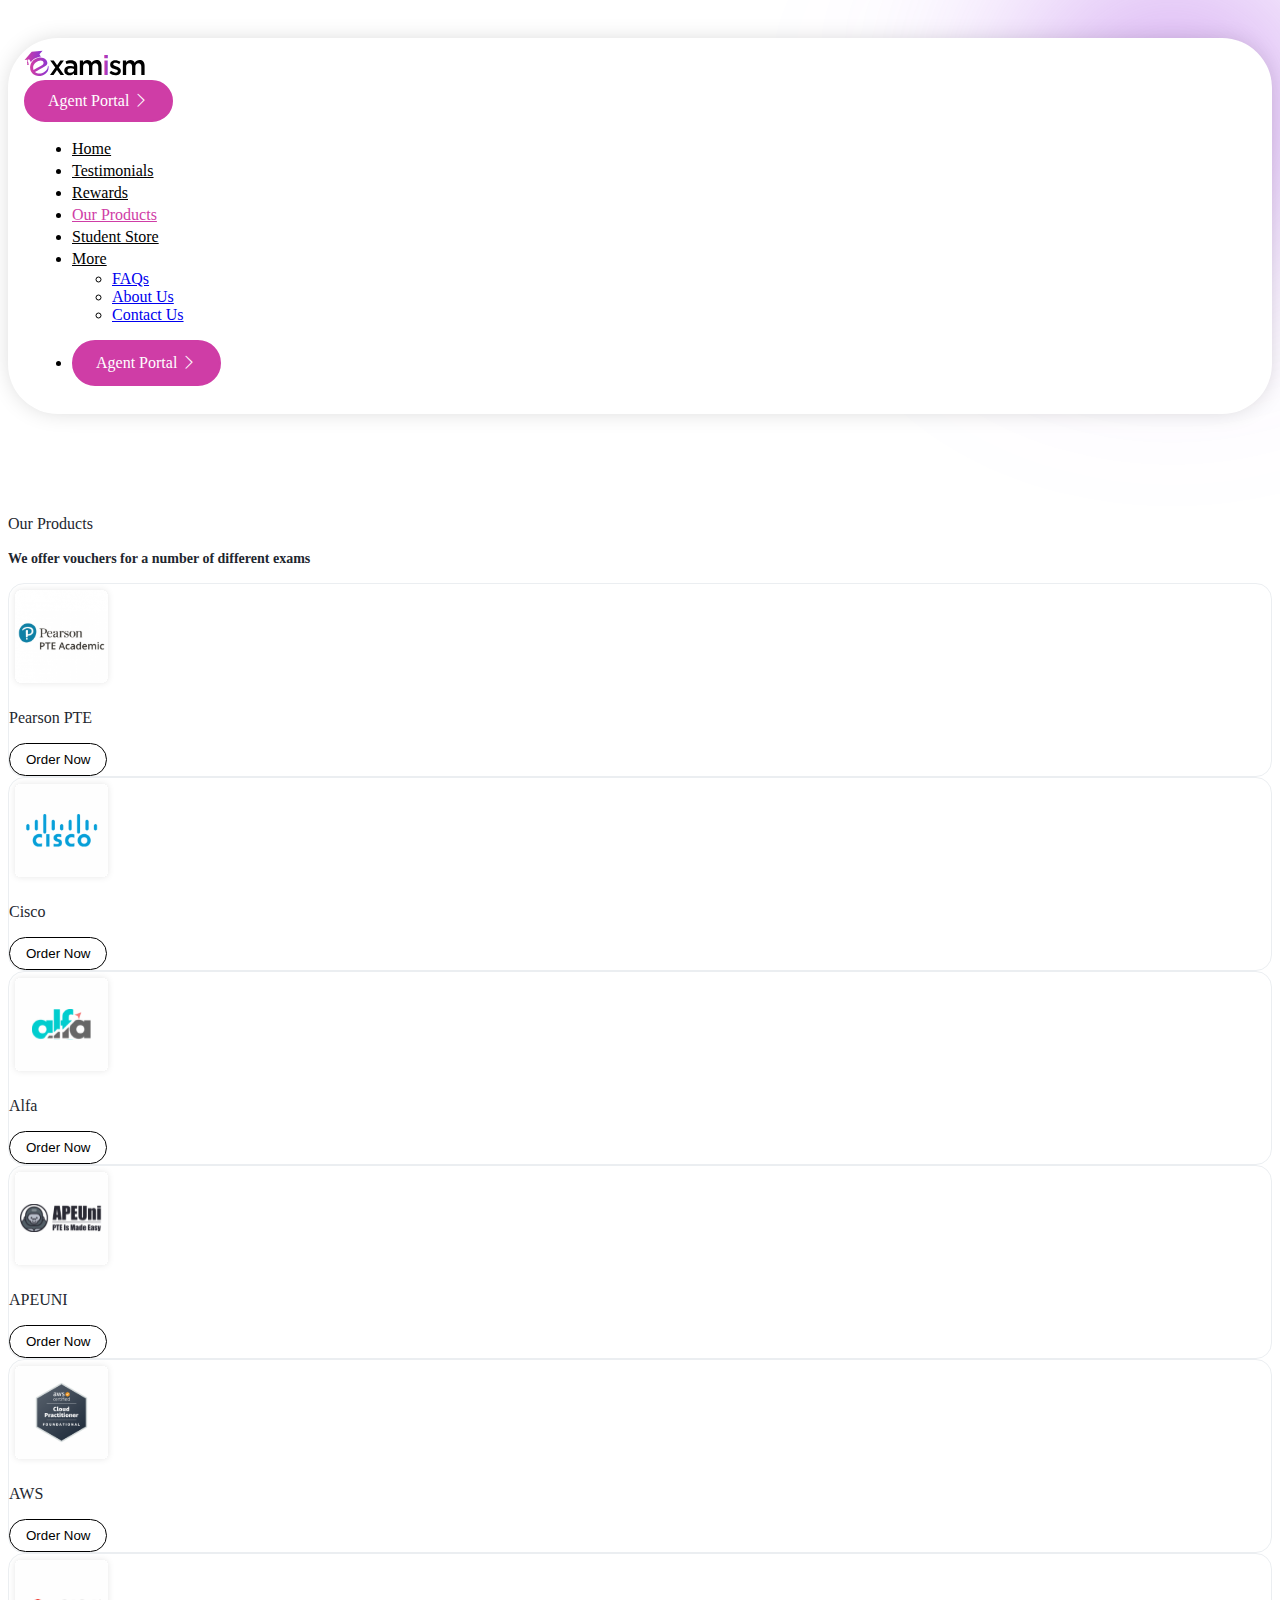
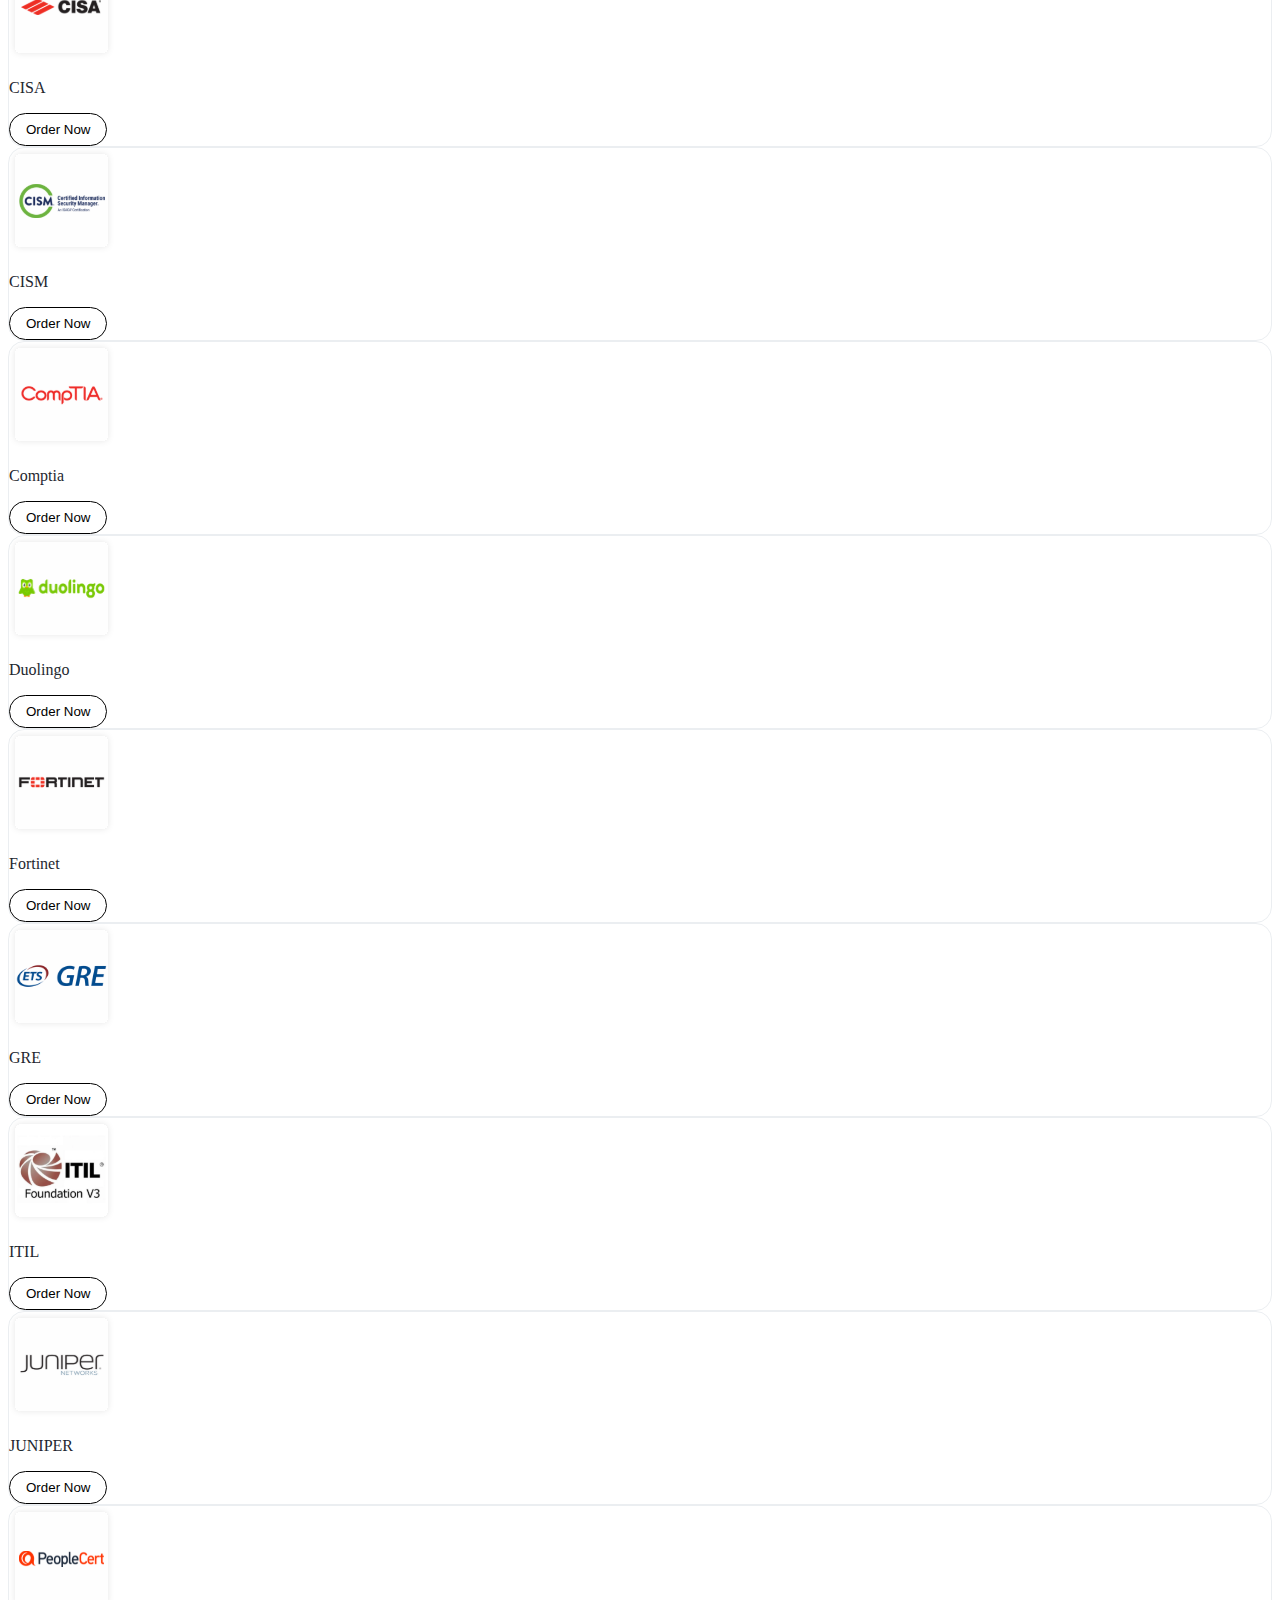
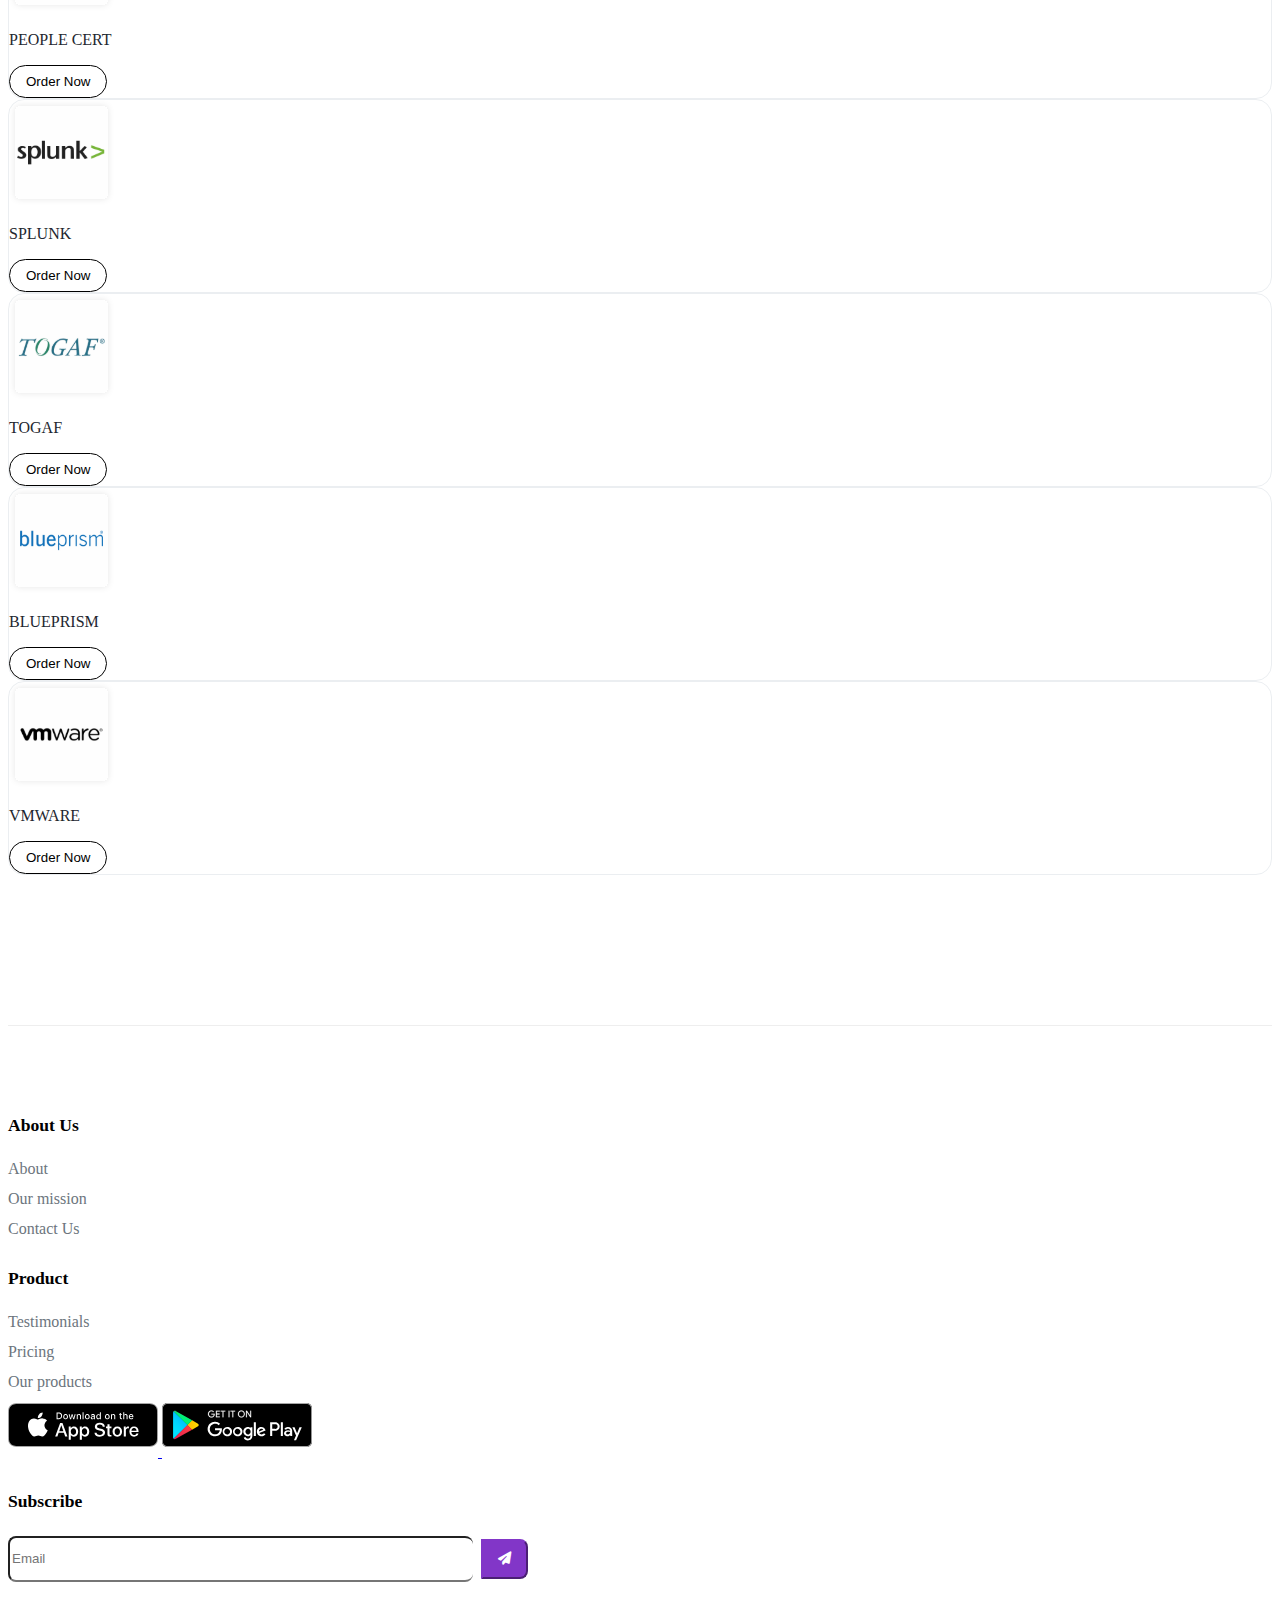
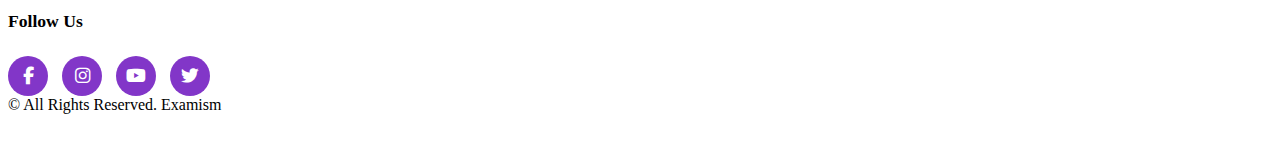
<file: our-products.html>
<!DOCTYPE html>
<html lang="en">
  <head>
    <!-- Required meta tags -->
    <meta charset="utf-8" />
    <meta name="viewport" content="width=device-width, initial-scale=1" />

    <!-- Bootstrap CSS -->
    <link
      href="https://cdn.jsdelivr.net/npm/bootstrap@5.0.2/dist/css/bootstrap.min.css"
      rel="stylesheet"
      integrity="sha384-EVSTQN3/azprG1Anm3QDgpJLIm9Nao0Yz1ztcQTwFspd3yD65VohhpuuCOmLASjC"
      crossorigin="anonymous"
    />
    <link
      rel="stylesheet"
      href="https://cdn.jsdelivr.net/npm/bootstrap-icons@1.11.3/font/bootstrap-icons.min.css"
    />
      <link rel="stylesheet" href="https://cdnjs.cloudflare.com/ajax/libs/font-awesome/6.5.2/css/all.min.css" crossorigin="anonymous" />

    <link href="/css/style.css" rel="stylesheet" />
    <title>Welcome Examism website</title>
  </head>
  <body>
    <!--header Starts here -->
    <header class="header">
      <nav class="navbar navbar-expand-lg navbar-light">
        <div class="container">
          <a class="navbar-brand" href="#"
            ><img src="images/out-products/logo.svg" alt="logo" class="img-fluid"
          /></a>
           
          <div class="d-flex align-items-center gap-3">
            <a id="agent-btn" class="nav-link pink-btn  d-block d-md-none small py-1" aria-current="page" href="#"
            >Agent Portal <i class="bi bi-chevron-right"></i
          ></a>
        
      <button
        class="navbar-toggler"
        type="button"
        data-bs-toggle="collapse"
        data-bs-target="#navbarSupportedContent"
        aria-controls="navbarSupportedContent"
        aria-expanded="false"
        aria-label="Toggle navigation"
      >
        <span class="navbar-toggler-icon"></span>
      </button>
          </div>
          <div
            class="collapse navbar-collapse justify-content-center"
            id="navbarSupportedContent"
          >
            <ul class="navbar-nav mx-auto mb-2 mb-lg-0">
              <li class="nav-item">
                <a class="nav-link" aria-current="page" href="index.html">Home</a>
              </li>
              <li class="nav-item">
                <a class="nav-link" aria-current="page" href="testimonial.html"
                  >Testimonials</a
                >
              </li>
              <li class="nav-item">
                <a class="nav-link" aria-current="page" href="rewards.html">Rewards</a>
              </li>
              <li class="nav-item">
                <a class="nav-link active" aria-current="page" href="our-products.html"
                  >Our Products</a
                >
              </li>
              <li class="nav-item">
                <a class="nav-link" aria-current="page" href="store.html"
                  >Student Store</a
                >
              </li>
              <li class="nav-item dropdown">
                <a
                  class="nav-link dropdown-toggle"
                  href="#"
                  role="button"
                  data-bs-toggle="dropdown"
                  aria-expanded="false"
                >
                  More
                </a>
                <ul class="dropdown-menu">
                  <li><a class="dropdown-item" href="faqs.html">FAQs</a></li>
                  <li><a class="dropdown-item" href="about-us.html">About Us</a></li>
                  <li><a class="dropdown-item" href="contact-us.html">Contact Us</a></li>

                </ul>
              </li>
            </ul>
            <ul class="navbar-nav">
              <li class="nav-item m-0">
                <a class="nav-link pink-btn" aria-current="page" href="#"
                  >Agent Portal <i class="bi bi-chevron-right"></i
                ></a>
              </li>
            </ul>
          </div>
        </div>
      </nav>
    </header>
    <!--header Ends here -->

    <!--Main body start here -->
    <main>
      <!--Banner section start here -->
      <section class="page-our-product-sec">
        <div class="container">
          <div class="row">
            <div class="col-lg-12">
              <div class="heading text-center">
                <p class="display-3 fw-bold">Our Products</p>
                <p class="small-heading mt-4">
                  We offer vouchers for a number of different exams
                </p>
              </div>
            </div>
          </div>
          <div class="d-flex flex-wrap gap-4 justify-content-center mx-auto" id="product-list"></div>
         
        </div>
      </section>
    </main>
    <!--Main body Ends here -->

   

<!-- ---------------------------------- -->
<!-- Footer Section -->
<!-- ---------------------------------- -->
<footer class="custom-footer">
    <div class="container">
        <!-- Footer Links and Actions -->
        <div class="row justify-content-center">
            
            <!-- Column 1: About Us -->
            <div class="col-6 col-md-3">
                <h5 class="footer-heading">About Us</h5>
                <a href="#" class="footer-link">About</a>
                <a href="#" class="footer-link">Our mission</a>
                <a href="#" class="footer-link">Contact Us</a>
            </div>

            <!-- Column 2: Product -->
            <div class="col-6 col-md-3">
                <h5 class="footer-heading">Product</h5>
                <a href="#" class="footer-link">Testimonials</a>
                <a href="#" class="footer-link">Pricing</a>
                <a href="#" class="footer-link">Our products</a>
            </div>

            <!-- Column 3: App Links (Images) -->
            <div class="col-6 col-md-3">
                <a href="#" class="app-link d-block">
                    <!-- Placeholder for App Store Badge -->
                    <img src="images/appstore.svg" 
                         alt="App Store" 
                         class="img-fluid">
                </a>
                <a href="#" class="app-link d-block">
                    <!-- Placeholder for Google Play Badge -->
                    <img src="images/googleplay.svg" 
                         alt="Google Play" 
                         class="img-fluid">
                </a>
            </div>
            
            <!-- Column 4: Subscribe & Follow Us -->
            <div class="col-6 col-md-3">
                <h5 class="footer-heading">Subscribe</h5>
                <!-- Subscription Input -->
                <div class="input-group mb-4">
                    <input type="email" class="form-control subscribe-input" placeholder="Email" aria-label="Email for subscription">
                    <button class="btn subscribe-btn" type="button">
                       <i class="fa-solid fa-paper-plane white-icon"></i>

                    </button>
                </div>

                <h5 class="footer-heading">Follow Us</h5>
                <!-- Social Media Icons -->
                <div>
                    <a href="#" class="social-icon-btn">
                        <i class="fab fa-facebook-f"></i>
                    </a>
                    <a href="#" class="social-icon-btn">
                        <i class="fab fa-instagram"></i>
                    </a>
                    <a href="#" class="social-icon-btn">
                        <i class="fab fa-youtube"></i>
                    </a>
                    <a href="#" class="social-icon-btn">
                        <i class="fab fa-twitter"></i>
                    </a>
                </div>
            </div>

        </div>

        <!-- Copyright -->
        <div class="row mt-5 pt-3 border-top border-secondary-subtle">
            <div class="col-12 footer-copyright text-muted small">
                © All Rights Reserved. Examism
            </div>
        </div>
    </div>
</footer>
<!-- ---------------------------------- -->
<!-- End Footer Section -->
<!-- ---------------------------------- -->



    <script
      src="https://code.jquery.com/jquery-3.7.1.min.js"
      integrity="sha256-/JqT3SQfawRcv/BIHPThkBvs0OEvtFFmqPF/lYI/Cxo="
      crossorigin="anonymous"
    ></script>

    <script
      src="https://cdn.jsdelivr.net/npm/bootstrap@5.0.2/dist/js/bootstrap.bundle.min.js"
      integrity="sha384-MrcW6ZMFYlzcLA8Nl+NtUVF0sA7MsXsP1UyJoMp4YLEuNSfAP+JcXn/tWtIaxVXM"
      crossorigin="anonymous"
    ></script>

    <script>
      fetch('Our-products.json')
        .then(response => {
          console.log("first")
          if (!response.ok) {
            throw new Error('Failed to load JSON');
          }
          return response.json();
        })
        .then(data => {
          const productList = document.getElementById('product-list');
          data.products.forEach(product => {
            // Create product card
            const productDiv = document.createElement('div');
            productDiv.className =
              'our-product-border d-flex gap-3 align-items-center p-2 radius-5';

            // Image container
            const imgDiv = document.createElement('div');
            const img = document.createElement('img');
            img.src = product.image;
            img.alt = product.text;
            imgDiv.appendChild(img);
            productDiv.appendChild(imgDiv);

            // Text and button container
            const textDiv = document.createElement('div');
            const textP = document.createElement('p');
            textP.className = 'mb-2';
            textP.textContent = product.text;
            textDiv.appendChild(textP);

            const button = document.createElement('button');
            button.className = 'our-product-btn radius-5';
            button.textContent = 'Order Now';
            textDiv.appendChild(button);

            productDiv.appendChild(textDiv);

            // Append to product list
            productList.appendChild(productDiv);
          });
        })
        .catch(error => {
          console.error('Error loading JSON:', error);
          const productList = document.getElementById('product-list');
          productList.innerHTML =
            '<p class="text-center text-danger">Error loading products. Please try again later.</p>';
        });
    </script>

    <script>
      var multipleCardCarousel = document.querySelector(
        "#carouselExampleControls"
      );
      if (window.matchMedia("(min-width: 768px)").matches) {
        var carousel = new bootstrap.Carousel(multipleCardCarousel, {
          interval: false,
        });
        var carouselWidth = $(".carousel-inner")[0].scrollWidth;
        var cardWidth = $(".carousel-item").width();
        var scrollPosition = 0;
        $("#carouselExampleControls .carousel-control-next").on(
          "click",
          function () {
            if (scrollPosition < carouselWidth - cardWidth * 4) {
              scrollPosition += cardWidth;
              $("#carouselExampleControls .carousel-inner").animate(
                { scrollLeft: scrollPosition },
                600
              );
            }
          }
        );
        $("#carouselExampleControls .carousel-control-prev").on(
          "click",
          function () {
            if (scrollPosition > 0) {
              scrollPosition -= cardWidth;
              $("#carouselExampleControls .carousel-inner").animate(
                { scrollLeft: scrollPosition },
                600
              );
            }
          }
        );
      } else {
        $(multipleCardCarousel).addClass("slide");
      }
    </script>
    <script>
      var myVideo = document.getElementById("video1");

      function playPause() {
        if (myVideo.paused) myVideo.play();
        else myVideo.pause();
      }
    </script>
  </body>
</html>
</file>
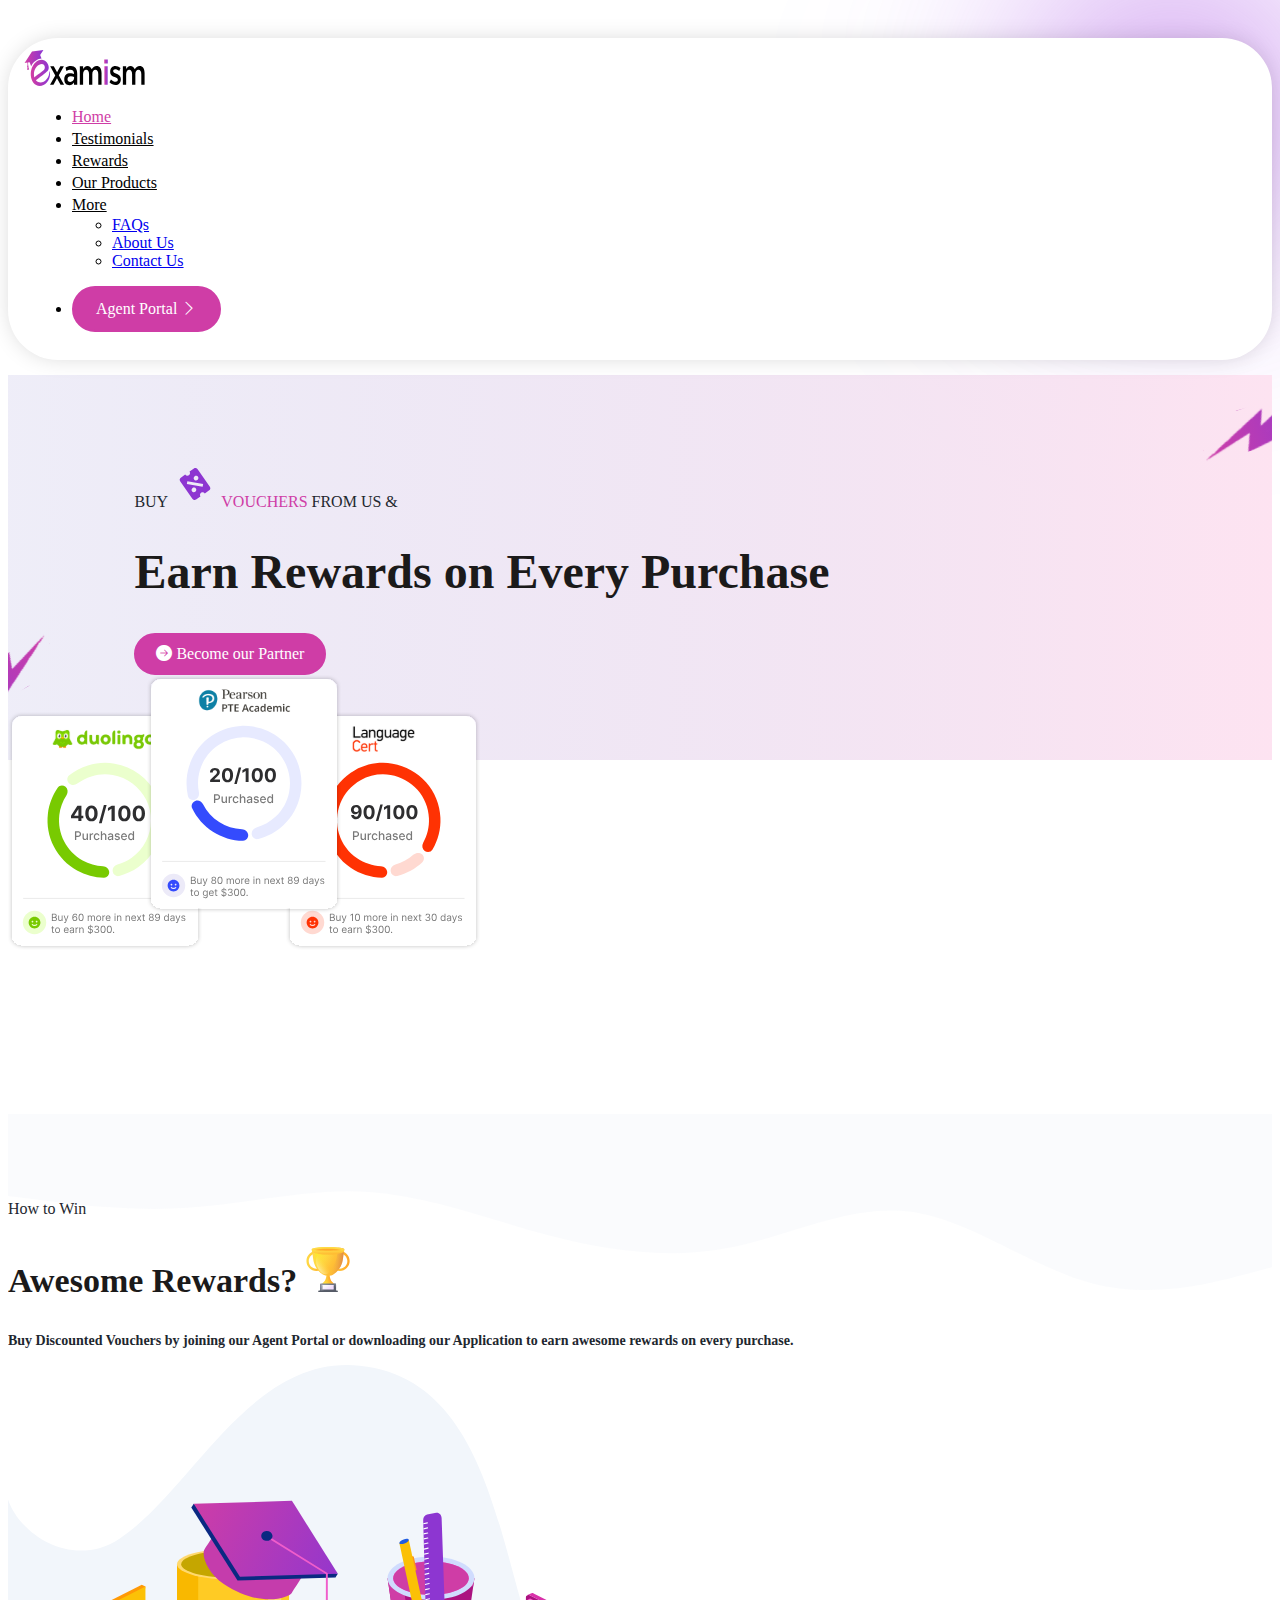
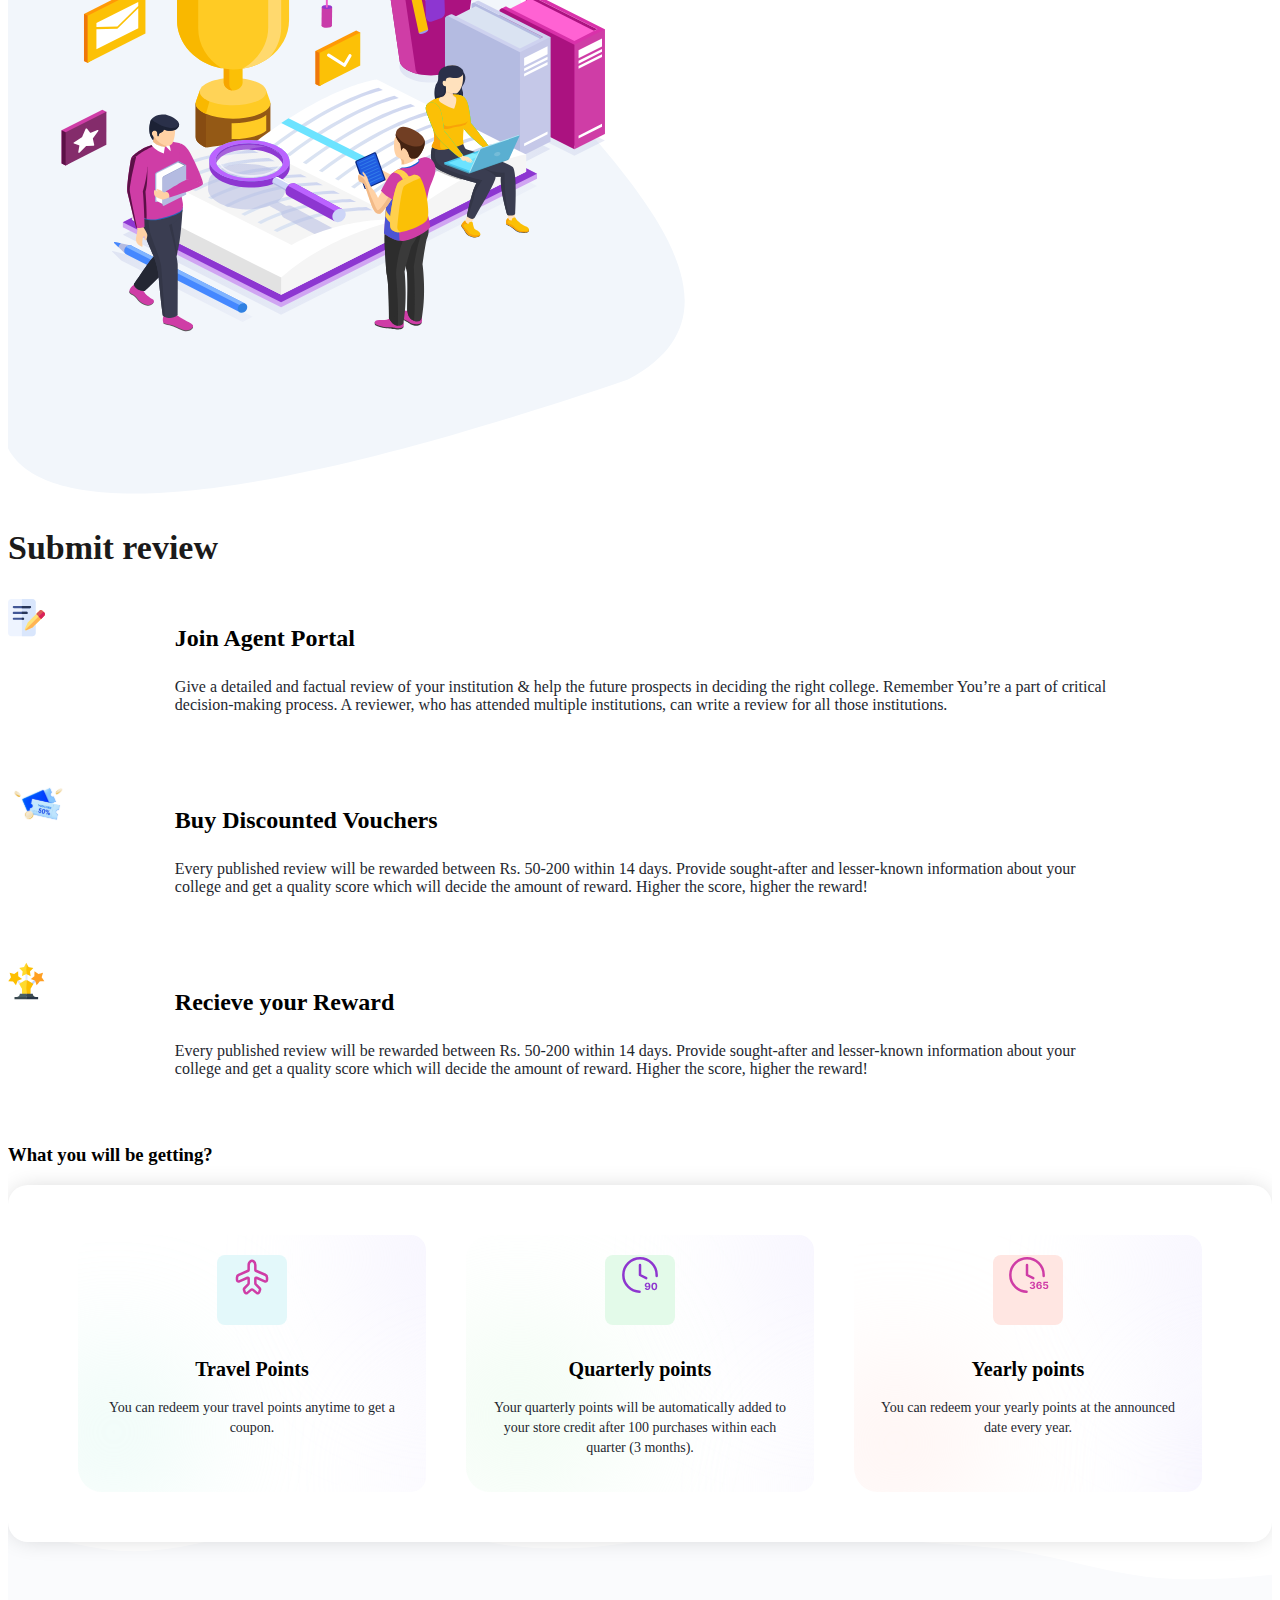
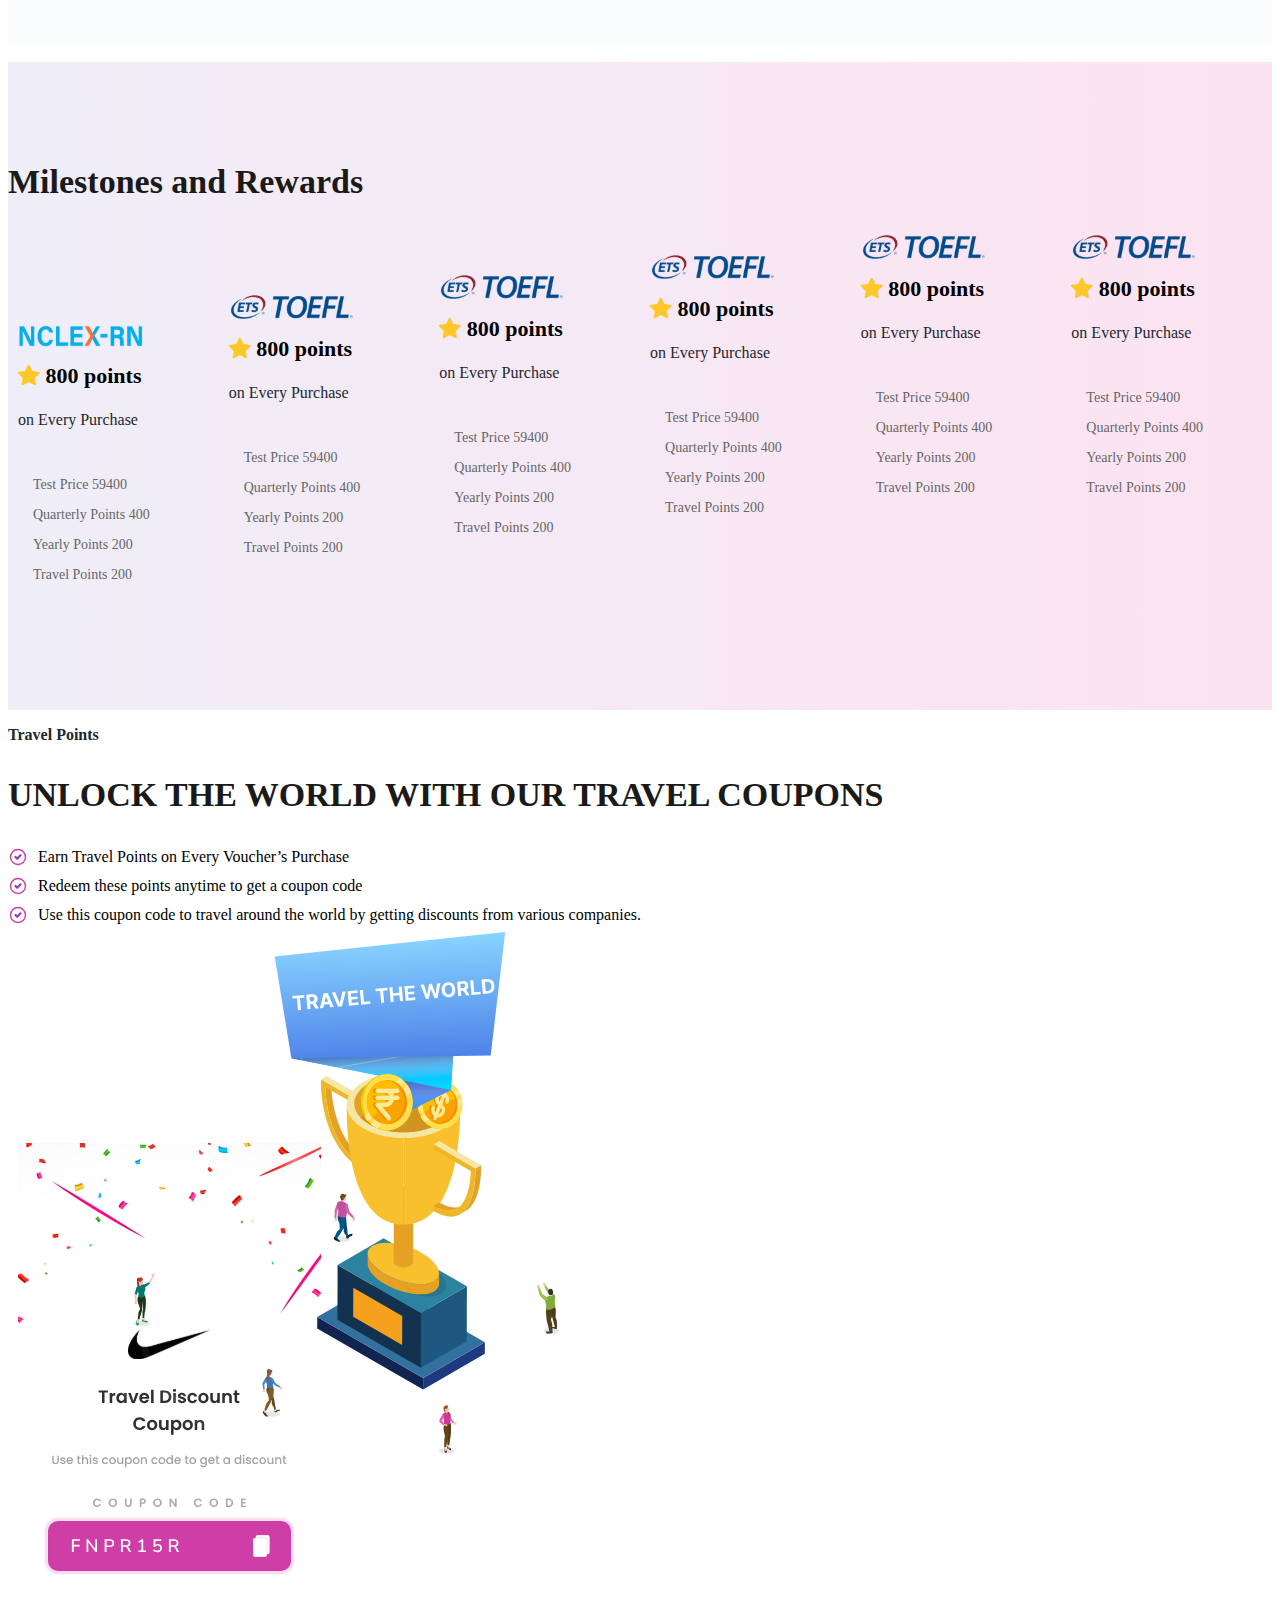
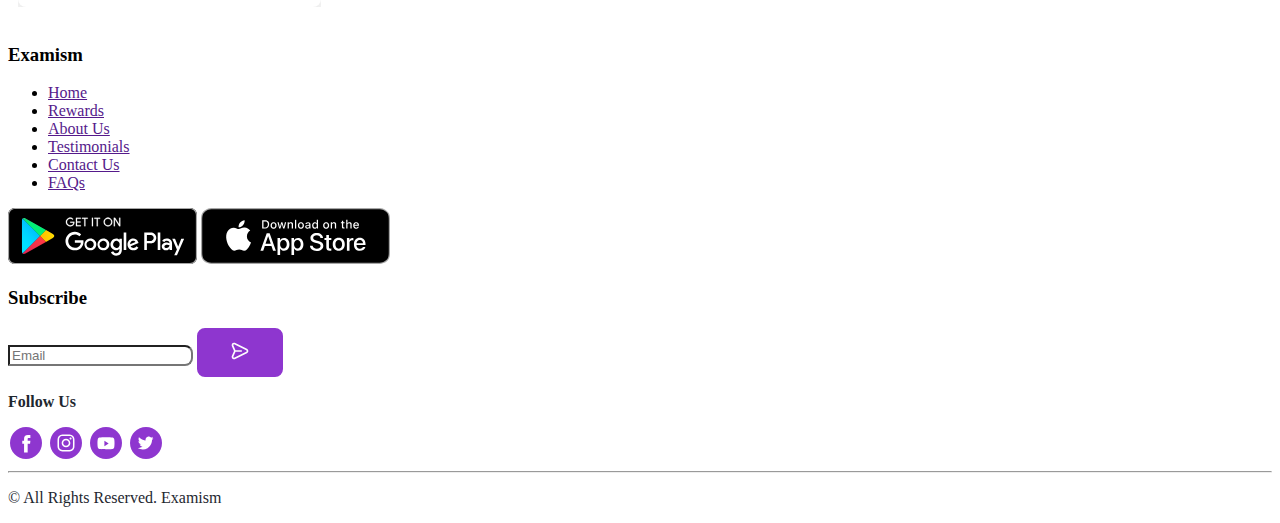
<file: rewards.html>
<!doctype html>
<html lang="en">
  <head>
    <!-- Required meta tags -->
    <meta charset="utf-8">
    <meta name="viewport" content="width=device-width, initial-scale=1">

    <!-- Bootstrap CSS -->
    <link href="https://cdn.jsdelivr.net/npm/bootstrap@5.0.2/dist/css/bootstrap.min.css" rel="stylesheet" integrity="sha384-EVSTQN3/azprG1Anm3QDgpJLIm9Nao0Yz1ztcQTwFspd3yD65VohhpuuCOmLASjC" crossorigin="anonymous">
    <link rel="stylesheet" href="https://cdn.jsdelivr.net/npm/bootstrap-icons@1.11.3/font/bootstrap-icons.min.css">
    <link href="/css/style.css" rel="stylesheet" />
    <title>Welcome Examism website</title>
      
      
  </head>
  <body>
      <!--header Starts here -->
        <header class="header">
            <nav class="navbar navbar-expand-lg navbar-light">
              <div class="container">
                <a class="navbar-brand" href="#"><img src="images/examism-logo.svg" alt="logo" class="img-fluid" /></a>
                <button class="navbar-toggler" type="button" data-bs-toggle="collapse" data-bs-target="#navbarSupportedContent" aria-controls="navbarSupportedContent" aria-expanded="false" aria-label="Toggle navigation">
                  <span class="navbar-toggler-icon"></span>
                </button>
                <div class="collapse navbar-collapse justify-content-center" id="navbarSupportedContent">
                  <ul class="navbar-nav mx-auto mb-2 mb-lg-0">
                    <li class="nav-item">
                      <a class="nav-link active" aria-current="page" href="#">Home</a>
                    </li>
                    <li class="nav-item">
                      <a class="nav-link" aria-current="page" href="#">Testimonials</a>
                    </li>
                    <li class="nav-item">
                      <a class="nav-link" aria-current="page" href="#">Rewards</a>
                    </li>
                    <li class="nav-item">
                      <a class="nav-link" aria-current="page" href="#">Our Products</a>
                    </li>
                     <li class="nav-item dropdown">
                      <a class="nav-link dropdown-toggle" href="#" role="button" data-bs-toggle="dropdown" aria-expanded="false">
                        More
                      </a>
                      <ul class="dropdown-menu">
                        <li><a class="dropdown-item" href="#">FAQs</a></li>
                        <li><a class="dropdown-item" href="#">About Us</a></li>
                        <li><a class="dropdown-item" href="#">Contact Us</a></li>
                      </ul>
                    </li>
                  
                  </ul>
                <ul class="navbar-nav">
                         <li class="nav-item m-0">
                          <a class="nav-link pink-btn" aria-current="page" href="#">Agent Portal <i class="bi bi-chevron-right"></i></a>
                        </li>
                    </ul>
                </div>
              </div>
            </nav>
        </header>
         <!--header Ends here -->
      
      
      
      <!--Main body start here -->
      <main>
          
          <!--Banner section start here -->
          <section class="reward-banner-sec mt-5">
              <div class="container">
                  <div class="row">
                      <div class="col-lg-6">
                          <div class="text">
                        <p>BUY <span><img src="images/mdi_revert-voucher.svg" alt="img" class="img-fluid"/> </span> <span class="pink-heading">VOUCHERS</span> FROM US &</p>
                        <h1>Earn Rewards on Every Purchase</h1>
                        <a class="pink-btn mt-4 mb-4" href="#"><i class="bi bi-arrow-right-circle-fill"></i> <span>Become our Partner</span></a>
                              </div>
                      </div>
                      <div class="col-lg-6 text-center">
                        <img src="images/img-reward-banner.svg" alt="cisco" class="img-fluid"/>
                      </div>
                  </div>
              </div>
          </section>
          <section class="awesome-reward-sec section-reward mt-9">
              <div class="container">
                  <div class="row">
                      <div class="col-lg-12">
                            <div class="heading text-center">
                                <p>How to Win </p>
                                <h2>Awesome Rewards? <span><img src="images/trophy.svg" alt="img" class="img-fluid"/> </span></h2>
                                <p class="small-heading mt-4">Buy Discounted Vouchers by joining our Agent Portal or downloading our Application to earn awesome rewards on every purchase.</p>
                          </div>
                      </div>
                  </div>
              </div>
               <div class="container-fluid mt-5">
                  <div class="row align-items-center">
                      <div class="col-lg-6">
                       <img src="images/awesome-section-left.svg" alt="img" class="img-fluid"/>
                      </div>
                      <div class="col-lg-6">
                          <div class="padding-right">
                              <h2 class="mb-5">Submit review</h2>
                          <div class="flex-container awsome">
                              <div class="flex-icon">
                                <img src="images/awesome-icon-1.svg" alt="img" class="img-fluid"/>
                              </div>
                              <div class="flex-text">
                                  <h3>Join Agent Portal</h3>
                                  <p>Give a detailed and factual review of your institution & help the future prospects in deciding the right college. Remember You’re a part of critical decision-making process. A reviewer, who has attended multiple institutions, can write a review for all those institutions.</p>
                              </div>
                          </div>
                          <div class="flex-container awsome">
                              <div class="flex-icon">
                                <img src="images/awesome-icon-2.svg" alt="img" class="img-fluid"/>
                              </div>
                              <div class="flex-text">
                                  <h3>Buy Discounted Vouchers</h3>
                                  <p>Every published review will be rewarded between Rs. 50-200 within 14 days. Provide sought-after and lesser-known information about your college and get a quality score which will decide the amount of reward. Higher the score, higher the reward!</p>
                              </div>
                          </div>
                          <div class="flex-container awsome">
                              <div class="flex-icon">
                                <img src="images/awesome-icon-3.svg" alt="img" class="img-fluid"/>
                              </div>
                              <div class="flex-text">
                                  <h3>Recieve your Reward</h3>
                                  <p>Every published review will be rewarded between Rs. 50-200 within 14 days. Provide sought-after and lesser-known information about your college and get a quality score which will decide the amount of reward. Higher the score, higher the reward!</p>
                              </div>
                          </div>
                        </div>
                      </div>
                  </div>
              </div>
              <div class="container">
                <div class="row mt-5">
                      <div class="col-lg-12">
                          <h3 class="text-center mb-5">What you will be getting?</h3>
                          <div class="flex-container">
                              <div class="flex-box first">
                                <span><img src="images/reward-img1.svg" alt="img" class="img-fluid"/></span>
                                <h3>Travel Points</h3>
                                <p>You can redeem your travel points anytime to get a coupon.</p>
                              </div>
                              <div class="flex-box second">
                                <span><img src="images/reward-img-2.svg" alt="img" class="img-fluid"/></span>
                                <h3>Quarterly points</h3>
                                <p>Your quarterly points will be automatically added to your store credit after 100 purchases within each quarter (3 months).</p>
                              </div>
                              <div class="flex-box third">
                                 <span><img src="images/reward-img-3.svg" alt="img" class="img-fluid"/></span>
                                <h3>Yearly points</h3>
                                <p>You can redeem your yearly points at the announced date every year.</p>
                              </div>
                          </div>
                      </div>
                  </div>
              </div>
          </section>
          <section class="milestones-section">
              <div class="container">
                  <div class="row">
                      <div class="col-lg-12">
                            <div class="heading text-center">
                               
                                <h2>Milestones and Rewards</h2>
                                
                          </div>
                      </div>
                  </div>
                  <div class="row mt-5">
                      <div class="col-lg-12">
                          <div class="flex-container justify-content-center flex-wrap">
                              <div class="flex-box mt-9">
                                 <img src="images/nclex.svg" alt="img" class="img-fluid"/>
                                  <h3><span><i class="bi bi-star-fill"></i></span> 800 points</h3>
                                  <p>on Every Purchase</p>
                                  <div class="list">
                                      <ul>
                                          <li>Test Price 59400</li>
                                          <li>Quarterly Points 400</li>
                                          <li>Yearly Points 200</li>
                                          <li>Travel Points 200</li>
                                      </ul>
                                  </div>
                              </div>
                              <div class="flex-box mt-8">
                                 <img src="images/toefl-test-log.svg" alt="img" class="img-fluid"/>
                                  <h3><span><i class="bi bi-star-fill"></i></span> 800 points</h3>
                                  <p>on Every Purchase</p>
                                  <div class="list">
                                      <ul>
                                        <li>Test Price 59400</li>
                                          <li>Quarterly Points 400</li>
                                          <li>Yearly Points 200</li>
                                          <li>Travel Points 200</li>
                                      </ul>
                                  </div>
                              </div>
                            <div class="flex-box mt-7">
                                 <img src="images/toefl-test-log.svg" alt="img" class="img-fluid"/>
                                  <h3><span><i class="bi bi-star-fill"></i></span> 800 points</h3>
                                  <p>on Every Purchase</p>
                                  <div class="list">
                                      <ul>
                                        <li>Test Price 59400</li>
                                          <li>Quarterly Points 400</li>
                                          <li>Yearly Points 200</li>
                                          <li>Travel Points 200</li>
                                      </ul>
                                  </div>
                              </div>
                            <div class="flex-box mt-6">
                                 <img src="images/toefl-test-log.svg" alt="img" class="img-fluid"/>
                                  <h3><span><i class="bi bi-star-fill"></i></span> 800 points</h3>
                                  <p>on Every Purchase</p>
                                  <div class="list">
                                      <ul>
                                        <li>Test Price 59400</li>
                                          <li>Quarterly Points 400</li>
                                          <li>Yearly Points 200</li>
                                          <li>Travel Points 200</li>
                                      </ul>
                                  </div>
                              </div>
                            <div class="flex-box mt-1">
                                 <img src="images/toefl-test-log.svg" alt="img" class="img-fluid"/>
                                  <h3><span><i class="bi bi-star-fill"></i></span> 800 points</h3>
                                  <p>on Every Purchase</p>
                                  <div class="list">
                                      <ul>
                                        <li>Test Price 59400</li>
                                          <li>Quarterly Points 400</li>
                                          <li>Yearly Points 200</li>
                                          <li>Travel Points 200</li>
                                      </ul>
                                  </div>
                              </div>
                              <div class="flex-box mt-1">
                                 <img src="images/toefl-test-log.svg" alt="img" class="img-fluid"/>
                                  <h3><span><i class="bi bi-star-fill"></i></span> 800 points</h3>
                                  <p>on Every Purchase</p>
                                  <div class="list">
                                      <ul>
                                        <li>Test Price 59400</li>
                                          <li>Quarterly Points 400</li>
                                          <li>Yearly Points 200</li>
                                          <li>Travel Points 200</li>
                                      </ul>
                                  </div>
                              </div>
                          </div>
                      </div>
                  </div>
              </div>
          </section>
          <section>
              <div class="container">
                  <div class="row align-items-center">
                     <div class="col-lg-6">
                        <p><strong>Travel Points</strong></p>
                         <h2 class="mt-4">UNLOCK THE WORLD WITH OUR TRAVEL COUPONS</h2>
                          <ul class="multi-check-ul mt-4 mb-4">
                                <li>Earn Travel Points on Every Voucher’s Purchase</li>
                                <li>Redeem these points anytime to get a coupon code</li>
                              <li>Use this coupon code to travel around the world by getting discounts from various companies.</li>
                           </ul>
                      </div>
                      <div class="col-lg-6">
                              <img src="images/group-fn.svg" alt="img" class="img-fluid"/>
                      </div>
                  </div>
              </div>
          </section>
      </main>
      <!--Main body Ends here -->
      
      
      <!--Footer Start here -->
    <footer>
         <div class="container">
              <div class="row">
                  <div class="col-lg-6">
                      <h3>Examism</h3>
                      <ul class="links">
                        <li><a href="">Home</a></li>
                          <li><a href="">Rewards</a></li>
                          <li><a href="">About Us</a></li>
                          <li><a href="">Testimonials</a></li>
                          <li><a href="">Contact Us</a></li>
                          <li><a href="">FAQs</a></li>

                          
                      </ul>
                  </div>
                  <div class="col-lg-2">
                        <div class="btn-row">
                            <a href=""><img src="images/google-play.svg" alt="cisco" class="img-fluid"/></a>
                            <a href="" class="mt-t"><img src="images/app-store.svg" alt="cisco" class="img-fluid"/></a>
                        </div>
                  </div>
                  <div class="col-lg-4">
                      <h3>Subscribe</h3>
                        <div class="input-group mb-3">
                          <input type="text" class="form-control" placeholder="Email" aria-label="Email" aria-describedby="button-addon2">
                          <button class="btn btn-outline-secondary purple-btn" type="button" id="button-addon2"><img src="images/footer-search-btn.svg" alt="img" class="img-fluid"/></button>
                        </div> 
                      <p><strong>Follow Us</strong></p>
                      <ul class="social-icon">
                           <li><a href=""><img src="images/facebook-footer-purple.svg" alt="icon" class="img-fluid"/></a></li>
                            <li><a href=""><img src="images/instagram-footer-purple.svg" alt="icon" class="img-fluid"/></a></li>
                            <li><a href=""><img src="images/youtube-footer-purple.svg" alt="icon" class="img-fluid"/></a></li>
                            <li><a href=""><img src="images/Twitter-footer-purple.svg" alt="icon" class="img-fluid"/></a></li>
                      </ul>
                  </div>
              </div>
            <hr>
              <div class="row">
                  <div class="col-lg-12">
                        <p>© All Rights Reserved. Examism</p>
                  </div>
              </div>
          </div>
      </footer>
      
      <!--Footer Ends here -->
      
      
      
      
     <script src="https://code.jquery.com/jquery-3.7.1.min.js" integrity="sha256-/JqT3SQfawRcv/BIHPThkBvs0OEvtFFmqPF/lYI/Cxo=" crossorigin="anonymous"></script>
 
    <script src="https://cdn.jsdelivr.net/npm/bootstrap@5.0.2/dist/js/bootstrap.bundle.min.js" integrity="sha384-MrcW6ZMFYlzcLA8Nl+NtUVF0sA7MsXsP1UyJoMp4YLEuNSfAP+JcXn/tWtIaxVXM" crossorigin="anonymous"></script>

      <script>var multipleCardCarousel = document.querySelector(
  "#carouselExampleControls"
);
if (window.matchMedia("(min-width: 768px)").matches) {
  var carousel = new bootstrap.Carousel(multipleCardCarousel, {
    interval: false,
  });
  var carouselWidth = $(".carousel-inner")[0].scrollWidth;
  var cardWidth = $(".carousel-item").width();
  var scrollPosition = 0;
  $("#carouselExampleControls .carousel-control-next").on("click", function () {
    if (scrollPosition < carouselWidth - cardWidth * 4) {
      scrollPosition += cardWidth;
      $("#carouselExampleControls .carousel-inner").animate(
        { scrollLeft: scrollPosition },
        600
      );
    }
  });
  $("#carouselExampleControls .carousel-control-prev").on("click", function () {
    if (scrollPosition > 0) {
      scrollPosition -= cardWidth;
      $("#carouselExampleControls .carousel-inner").animate(
        { scrollLeft: scrollPosition },
        600
      );
    }
  });
} else {
  $(multipleCardCarousel).addClass("slide");
}</script>
      <script>
      var myVideo = document.getElementById("video1"); 

function playPause() { 
  if (myVideo.paused) 
    myVideo.play(); 
  else 
    myVideo.pause(); 
}
      </script>
  </body>
</html>
</file>
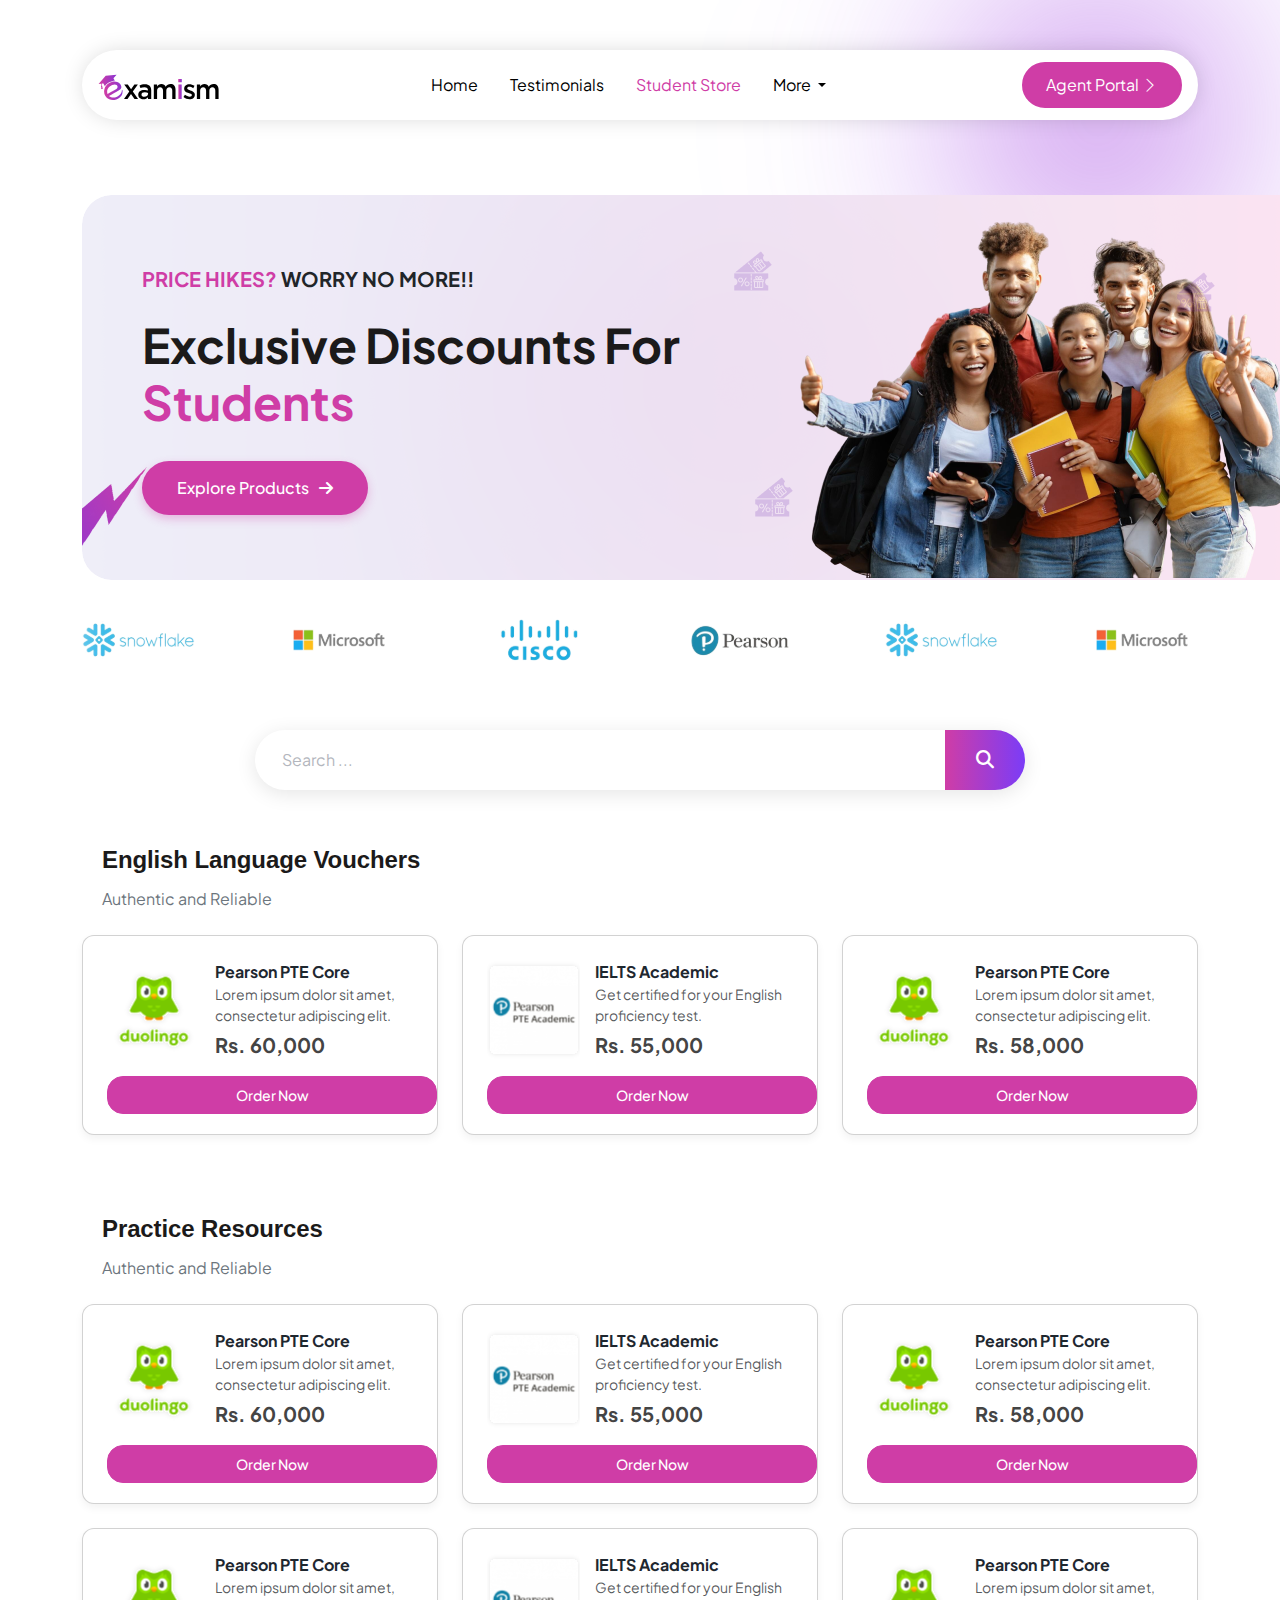
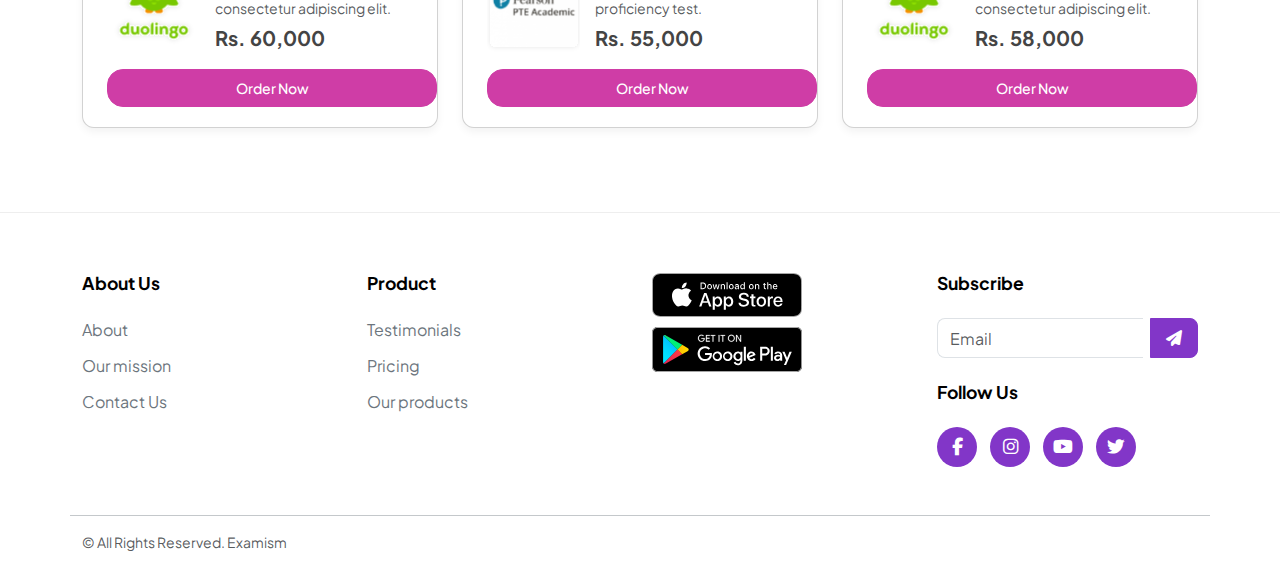
<file: store.html>
<!DOCTYPE html>
<html lang="en">
<head>
  <meta charset="UTF-8" />
  <meta name="viewport" content="width=device-width, initial-scale=1.0" />
  <title>Home</title>

  <!-- Fonts & Libraries -->
  <link href="https://fonts.googleapis.com/css2?family=Plus+Jakarta+Sans:wght@400;500;700&display=swap" rel="stylesheet" />
  <link href="https://cdn.jsdelivr.net/npm/bootstrap@5.3.3/dist/css/bootstrap.min.css" rel="stylesheet" crossorigin="anonymous" />
  <link rel="stylesheet" href="https://cdnjs.cloudflare.com/ajax/libs/font-awesome/6.5.2/css/all.min.css" crossorigin="anonymous" />

  <link
      rel="stylesheet"
      href="https://cdn.jsdelivr.net/npm/bootstrap-icons@1.11.3/font/bootstrap-icons.min.css"
    />
    <link href="/css/style.css" rel="stylesheet" />
  <style>
    body {
      background-color: #ffffff;
      font-family: 'Plus Jakarta Sans', sans-serif;
      padding-top: 20px;
    }

   /* HERO SECTION */
.hero-container {
  position: relative;
  width: 1320px;
  height: 385px;
  margin: 60px auto 0 auto;
  background-image: url('images/herobg.png');
  background-size: cover;
  background-position: center;
  border-radius: 30px;
  opacity: 1;
  overflow: hidden;
  display: flex;
  align-items: flex-start;
  justify-content: flex-start;
  padding-left: 60px;
}

.hero-content {
  margin-top: 55px;
  max-width: 600px;
}

.hero-title {
  font-weight: 700;
  font-size: 20px;
  line-height: 57.12px;
  margin-bottom: 10px;
}

.hero-title .highlight {
  color: #CF3DA6;
}

.hero-subtitle {
  font-weight: 700;
  font-size: 47.6px;
  line-height: 57.12px;
  margin-bottom: 30px;
}

.hero-subtitle .highlight {
  color: #CF3DA6;
}

.hero-btn {
  display: inline-flex;
  align-items: center;
  justify-content: center;
  background-color: #CF3DA6;
  color: #fff;
  font-weight: 500;
  font-size: 16px;
  line-height: 24px;
  border: none;
  border-radius: 50px;
  padding: 15px 35px;
  text-decoration: none;
  box-shadow: 0 4px 10px rgba(207, 61, 166, 0.3);
  transition: background-color 0.2s ease, box-shadow 0.2s ease;
}

.hero-btn:hover {
  background-color: #A040A5;
  box-shadow: 0 6px 15px rgba(207, 61, 166, 0.5);
  color: #fff;
}

.hero-btn i {
  margin-left: 10px;
  font-size: 1em;
}

/* ========================= */
/* 🔹 Tablet Responsiveness  */
/* ========================= */
@media (max-width: 991.98px) {
  .hero-container {
    width: 100%;
    height: auto;
    margin-top: 80px;
    padding: 50px 30px;
    border-radius: 20px;
    text-align: left;
  }

  .hero-content {
    margin-top: 0;
    max-width: 90%;
  }

  .hero-subtitle {
    font-size: 36px;
    line-height: 46px;
  }

  .hero-title {
    font-size: 18px;
    line-height: 32px;
  }
}

/* ========================= */
/* 🔹 Mobile Responsiveness  */
/* ========================= */
@media (max-width: 575.98px) {
  .hero-container {
    width: 100%;
    height: auto;
    margin: 40px auto;
    padding: 40px 20px;
    border-radius: 18px;
    background-image: none;           /* Remove background image */
    background-color: #FFE6F3;        /* Light pink background */
    display: flex;
    justify-content: center;
    align-items: center;
    text-align: center;               /* Center align text */
  }

  .hero-content {
    margin-top: 0;
    max-width: 100%;
  }

  .hero-title {
    font-size: 16px;
    line-height: 28px;
    margin-bottom: 8px;
  }

  .hero-subtitle {
    font-size: 28px;
    line-height: 36px;
    margin-bottom: 20px;
  }

  .hero-btn {
    font-size: 14px;
    padding: 12px 28px;
  }

  .hero-btn i {
    margin-left: 8px;
    font-size: 0.9em;
  }
}

/* ---------------------------------- */
/* FULL-WIDTH REPEATING BRAND STRIP */
/* ---------------------------------- */
.brand-strip {
  width: 100%;
  background-color: #ffffff;
  padding: 30px 0;
  overflow: hidden;
  display: flex;
  justify-content: center;
}

.brand-track {
  display: flex;
  justify-content: space-around;
  align-items: center;
  flex-wrap: nowrap;
  width: 100%;
  max-width: none;
}

.brand-logo {
  height: 60px;
  width: auto;
  flex: 1;
  object-fit: contain;
  opacity: 0.9;
  transition: opacity 0.2s ease, transform 0.2s ease;
}

.brand-logo:hover {
  opacity: 1;
  transform: scale(1.05);
}

@media (max-width: 991.98px) {
  .brand-logo {
    height: 45px;
  }
}


.search-section {
  width: 100%;
  display: flex;
  justify-content: center;
  align-items: center;
  margin: 30px 0;
}

.modern-search-bar {
  width: 770px;
  height: 60px;
  background: #fff;
  border-radius: 50px;
  box-shadow: 0 4px 20px rgba(0, 0, 0, 0.10);
  display: flex;
  align-items: center;
  padding-left: 25px;
  overflow: hidden;
}

.search-input {
  flex: 1;
  border: none;
  outline: none;
  font-size: 16px;
  color: #333;
  font-family: 'Plus Jakarta Sans', sans-serif;
  background: transparent;
}

.search-input::placeholder {
  color: #b3b6bd;
}

.search-btn {
  width: 80px;
  height: 100%;
  border: none;
  outline: none;
  cursor: pointer;
  background: linear-gradient(90deg, #CF3DA6 0%, #7B3CF7 100%);
  color: #fff;
  display: flex;
  align-items: center;
  justify-content: center;
  transition: transform 0.2s ease, box-shadow 0.2s ease;
}

.search-btn i {
  font-size: 18px;
}

.search-btn:hover {
  transform: scale(1.05);
  box-shadow: 0 0 12px rgba(207, 61, 166, 0.4);
}

/* Responsive adjustments */
@media (max-width: 991.98px) {
  .modern-search-bar {
    width: 90%;
    height: 55px;
  }
  .search-btn {
    width: 65px;
  }
}

        /* Heading */
        .section-heading {
            font-family: 'Nunito Sans', sans-serif;
            font-weight: 700;
            font-size: 24px;
            /* line-height: 100%; (24px for 24px font size, handled by default margin/padding) */
            letter-spacing: -0.11px;
            width:500px;
            /* top: 815px; */
            margin-left: 20px;
            margin-bottom: 5px; /* Adjust spacing below heading */
        }
        
        .section-subheading {
            color: #6c757d; /* grey text */
            margin-bottom: 20px;
                        margin-left: 20px;

        }

        /* Card Container (width: 382, height: 171, top: 898px, left: 131px) */
        .voucher-card {
            width: 382px;
            height: 200px;
            border-radius: 12px; /* Slight rounding based on image */
            box-shadow: 0 4px 8px rgba(0, 0, 0, 0.05);
            padding: 0; /* Remove default padding as content has specific internal layout */
        }

        /* Card Picture (width: 93, height: 93, border-radius: 6px) */
        .card-picture {
            width: 93px;
            height: 100px;
            border-radius: 6px;
            object-fit: cover;
            flex-shrink: 0; /* Prevents image from shrinking in flex container */
            margin-right: 15px; /* Spacing between image and text */
        }
        
        /* Card Button (width: 362, height: 38, border-radius: 16px) */
        .card-btn {
            background-color: #CF3DA6; 
            border-color: #CF3DA6;
            color: #fff;
            font-weight: 500;
            width: 330px;
            height: 38px;
            border-radius: 16px; 
            padding: 10px 24px;
            display: flex;
            justify-content: center;
            align-items: center;
            font-size: 14px;
            transition: background-color 0.2s;
        }

        .card-btn:hover {
            background-color: #A040A5; 
            border-color: #A040A5;
            color: #fff;
        }

        /* Responsive Adjustments */
        @media (max-width: 991.98px) {
            .custom-navbar-wrapper {
                min-height: auto; 
                border-radius: 15px; 
                padding: 0 15px;
            }
            .navbar-collapse {
                background-color: #fff;
                margin: 0 -15px;
                padding: 10px 15px;
                border-top: 1px solid #eee;
            }
            .navbar-nav .nav-link {
                padding: 0.5rem 0;
            }
            .signup-link, .agent-btn {
                margin: 0.5rem 0;
            }
            /* New content responsiveness */
            .voucher-card {
                width: 100%;
                height: auto;
            }
            .card-btn {
                width: 100%;
            }
        }

        /* ---------------------------------- */
        /* Footer Styles */
        /* ---------------------------------- */
        .custom-footer {
            background-color: #ffffff; /* Matching body background */
            padding-top: 60px;
            padding-bottom: 30px;
            margin-top: 60px; /* Space above footer */
            border-top: 1px solid #eee; /* Optional separator line */
        }
        
        .footer-heading {
            font-weight: 700;
            font-size: 1.1rem;
            margin-bottom: 1.5rem;
            color: #000;
        }

        .footer-link {
            color: #6c757d;
            text-decoration: none;
            display: block;
            margin-bottom: 0.75rem;
            transition: color 0.2s;
        }

        .footer-link:hover {
            color: #CF3DA6;
        }
        
        /* Social Icons and Subscription */
.social-icon-btn {
  background-color: #8236C8;
  color: #fff;
  width: 40px;
  height: 40px;
  display: inline-flex;
  justify-content: center;
  align-items: center;
  border-radius: 50%;
  margin-right: 10px;
  font-size: 1.1rem;
  transition: opacity 0.2s;
  border: none;
  text-decoration: none;
}

.social-icon-btn:hover {
  opacity: 0.8;
  color: #fff;
  text-decoration: none;
}

        
        .subscribe-input {
            border-radius: 8px 0 0 8px; /* Rounded left only */
            border-right: none;
            height: 40px;
        }
        
        .subscribe-btn {
            background-color: #8236C8; /* Specific purple color */
            border-color: #8236C8;
            border-radius: 0 8px 8px 0; /* Rounded right only */
            height: 40px;
            padding: 0 15px;
            display: flex;
            align-items: center;
            justify-content: center;
        }

        .subscribe-btn:hover {
            background-color: #6a2a9e; /* Darker purple on hover */
            border-color: #6a2a9e;
        }
        
        /* App Store Images (Placeholder alignment) */
        .app-link img {
            max-width: 150px;
            margin-bottom: 10px;
        }

        /* Responsive Adjustments */
        @media (max-width: 991.98px) {
            .custom-navbar-wrapper {
                min-height: auto; 
                border-radius: 15px; 
                padding: 0 15px;
            }
            .navbar-collapse {
                background-color: #fff;
                margin: 0 -15px;
                padding: 10px 15px;
                border-top: 1px solid #eee;
            }
            .navbar-nav .nav-link {
                padding: 0.5rem 0;
            }
            .signup-link, .agent-btn {
                margin: 0.5rem 0;
            }
            /* New content responsiveness */
            .voucher-card {
                max-width: 100%;
                height: auto;
            }
            .card-btn {
                /* w-100 is used in HTML for full width on mobile */
            }
            /* Footer adjustments for mobile */
            .custom-footer .row > div {
                margin-bottom: 30px;
            }
            .footer-copyright {
                text-align: center;
                margin-top: 20px;
            }
        }
        .white-icon {
  color: #fff;
}

  /* Define colors specifically where needed, replacing the :root variables */
        .pink-color { color: #CF3DA6; }
        .dark-blue-color { color: #3a4891; }
        
        /* Global Background and Font Setup (Replacing 'body' styles) */
        .product-page-bg {
            font-family: 'Plus Jakarta Sans', sans-serif;
            background-color: #f8f9fa; /* Light background */
            /* Padding moved to the container using Bootstrap classes (my-5) */
        }

        /* --------------------------- */
        /* Custom Elements Styling */
        /* --------------------------- */

        /* Breadcrumb Text */
        .breadcrumb-text a,
        .breadcrumb-text span {
            font-size: 0.9rem;
            color: #6c757d;
            text-decoration: none;
        }
        .breadcrumb-text a:hover {
            color: #CF3DA6; /* Pink */
        }
        .breadcrumb-text .active {
            color: #CF3DA6; /* Pink */
            font-weight: 500;
        }

        /* Price Styling */
        .product-price {
            font-size: 1.5rem;
            font-weight: 600;
            color: #008000; /* Dark green for the price */
        }

        /* Left Product Card (Image Placeholder) */
        .product-image-card {
            /* Replaced var() with hex codes */
            background: linear-gradient(135deg, #4c5bb2 0%, #3a4891 100%);
            border-radius: 1.5rem; /* Highly rounded corners */
            height: 450px;
            display: flex;
            flex-direction: column;
            align-items: center;
            justify-content: center;
            position: relative;
            overflow: hidden;
            box-shadow: 0 10px 25px rgba(0, 0, 0, 0.1);
        }
        
        /* Inner White Card/Voucher Mockup */
        .voucher-mockup {
            background-color: white;
            border-radius: 0.75rem;
            width: 80%;
            height: 60%;
            box-shadow: 0 5px 15px rgba(0, 0, 0, 0.1);
            position: relative;
            margin-top: -30px; /* Overlap effect */
            display: flex;
            flex-direction: column;
            align-items: center;
            justify-content: center;
        }

        /* Card Content Mockup (Text and Logo) */
        .card-header-mockup {
            background-color: rgba(255, 255, 255, 0.1);
            color: white;
            padding: 1rem;
            width: 100%;
            text-align: center;
            font-weight: 600;
            border-top-left-radius: 1.5rem;
            border-top-right-radius: 1.5rem;
            position: absolute;
            top: 0;
            left: 0;
        }

        /* Mockup logo inside the white card */
        .voucher-logo-mockup {
            width: 100%;
            max-width: 150px;
        }
        
        /* PTE Button Mockup */
        .btn-pte-mockup {
            background-color: #3a4891; /* Dark Blue */
            color: white;
            font-weight: bold;
            padding: 0.75rem 0;
            width: 80%;
            border-radius: 0.5rem;
            position: absolute;
            bottom: 20px;
        }

        /* Custom Pink Button */
        .btn-pink {
            background-color: #CF3DA6; /* Pink */
            border-color: #CF3DA6; /* Pink */
            color: white;
            font-weight: 600;
            border-radius: 0.5rem;
            padding: 0.65rem 1.5rem;
        }
        .btn-pink:hover {
            background-color: #a72f82; /* Slightly darker pink on hover */
            border-color: #a72f82;
            color: white;
        }

        /* Outlined Details Button */
        .btn-details {
            border-color: #dee2e6;
            color: #495057;
            font-weight: 500;
            border-radius: 0.5rem;
            padding: 0.65rem 1.5rem;
        }
        .btn-details:hover {
            background-color: #f1f1f1;
        }
        
        /* Custom Pill Dropdown Button for Country Selection */
        .pill-dropdown-button {
            background-color: #f1f1f1;
            border: 1px solid #f1f1f1;
            color: #343a40;
            font-weight: 500;
            border-radius: 2rem; /* Pill shape */
            padding: 0.5rem 1rem; /* Adjust padding */
            display: flex;
            align-items: center;
            gap: 0.5rem;
            transition: all 0.2s;
            text-align: left; /* Align text to left */
        }
        .pill-dropdown-button:hover,
        .pill-dropdown-button:focus,
        .pill-dropdown-button.show {
            background-color: #e2e6ea;
            border-color: #e2e6ea;
            color: #343a40;
            box-shadow: none;
        }
        .pill-dropdown-button::after {
            /* Position the dropdown arrow on the right */
            margin-left: 0.5rem;
        }
        
        .pill-dropdown-menu {
            border-radius: 0.75rem;
            box-shadow: 0 5px 15px rgba(0, 0, 0, 0.1);
        }

        /* Quantity Input Styling */
        .btn-qty {
            border-radius: 0.5rem;
            border-color: #dee2e6;
            color: #495057;
            background-color: #f8f9fa;
            width: 40px;
            height: 40px;
            display: flex;
            align-items: center;
            justify-content: center;
            padding: 0;
            font-size: 1.25rem;
        }
        #quantityInput {
            border-radius: 0.5rem;
            border-color: #dee2e6;
            text-align: center;
            font-weight: 600;
            height: 40px;
            width: 50px;
            flex-grow: 0;
        }

        /* Accordion Styling (Flattened style) */
        .accordion-item {
            border: none; 
            border-radius: 0; 
            margin-bottom: 0.5rem;
            background-color: transparent; 
        }
        .accordion-header {
            border-bottom: 1px solid #dee2e6; /* Separator line */
            margin-bottom: 0;
        }
        .accordion-button {
            background-color: transparent; 
            color: #343a40; 
            padding: 1rem 0;
            font-weight: 600;
            box-shadow: none !important;
        }
        .accordion-button:hover {
            color: #CF3DA6; /* Pink */
        }
        .accordion-button:not(.collapsed) {
            color: #CF3DA6; /* Pink */
            background-color: transparent; 
        }
        .accordion-body {
            padding-top: 0.5rem;
            padding-bottom: 1rem;
        }
        
        /* Small fixes for the visual cues */
        .icon-text {
            color: #3a4891; /* Dark Blue */
            font-size: 1.25rem;
        }

.brand-strip {
  overflow: hidden;
  position: relative;
  width: 100%;
  background: #fff;
  padding: 30px 0;
}

.brand-track {
  display: flex;
  align-items: center;
  gap: 80px;
  width: max-content;
  animation: scroll 20s linear infinite;
}

/* Smooth continuous scroll */
@keyframes scroll {
  0% {
    transform: translateX(0);
  }
  100% {
    transform: translateX(-50%);
  }
}

.brand-logo {
  height: 60px;
  flex-shrink: 0;
  transition: transform 0.3s ease;
}

.brand-logo:hover {
  transform: scale(1.05);
}

/* Optional fading edges for smoother entry/exit */
.brand-strip::before,
.brand-strip::after {
  content: "";
  position: absolute;
  top: 0;
  width: 100px;
  height: 100%;
  z-index: 2;
  pointer-events: none;
}

.brand-strip::before {
  left: 0;
  background: linear-gradient(to right, #fff 0%, transparent 100%);
}

.brand-strip::after {
  right: 0;
  background: linear-gradient(to left, #fff 0%, transparent 100%);
}


  </style>
</head>
<body>
  <div class="container">
   <!--header Starts here -->
<header class="header">
  <nav class="navbar navbar-expand-lg navbar-light">
    <div class="container">
      <a class="navbar-brand" href="#">
        <img src="images/out-products/logo.svg" alt="logo" class="img-fluid" />
      </a>

      <!-- Mobile Menu Toggle -->
      <button
        class="navbar-toggler"
        type="button"
        data-bs-toggle="collapse"
        data-bs-target="#navbarSupportedContent"
        aria-controls="navbarSupportedContent"
        aria-expanded="false"
        aria-label="Toggle navigation"
      >
        <span class="navbar-toggler-icon"></span>
      </button>

      <!-- Nav Menu -->
      <div class="collapse navbar-collapse justify-content-center" id="navbarSupportedContent">
        <ul class="navbar-nav mx-auto mb-2 mb-lg-0">
          <li class="nav-item">
            <a class="nav-link " aria-current="page" href="index.html">Home</a>
          </li>
          <li class="nav-item">
            <a class="nav-link" aria-current="page" href="testimonial.html">Testimonials</a>
          </li>
          <li class="nav-item">
            <a class="nav-link active" aria-current="page" href="store.html">Student Store</a>
          </li>
          <li class="nav-item dropdown">
            <a
              class="nav-link dropdown-toggle"
              href="#"
              role="button"
              data-bs-toggle="dropdown"
              aria-expanded="false"
            >
              More
            </a>
            <ul class="dropdown-menu">
              <li><a class="dropdown-item" href="faqs.html">FAQs</a></li>
              <li><a class="dropdown-item" href="about-us.html">About Us</a></li>
              <li><a class="dropdown-item" href="contact-us.html">Contact Us</a></li>
            </ul>
          </li>

          <!-- Agent Portal (visible only inside hamburger on mobile) -->
          <li class="nav-item d-lg-none mt-2">
            <a class="nav-link pink-btn small py-1" href="#">
              Agent Portal <i class="bi bi-chevron-right"></i>
            </a>
          </li>
        </ul>

        <!-- Agent Portal (Desktop only) -->
        <ul class="navbar-nav d-none d-lg-flex">
          <li class="nav-item m-0">
            <a class="nav-link pink-btn" aria-current="page" href="#">
              Agent Portal <i class="bi bi-chevron-right"></i>
            </a>
          </li>
        </ul>
      </div>
    </div>
  </nav>
</header>
<!--header Ends here -->



    <!-- ✅ HERO SECTION -->
    <div class="hero-container">
      <div class="hero-content">
        <h5 class="hero-title">
          <span class="highlight">PRICE HIKES?</span> WORRY NO MORE!!
        </h5>
        <h1 class="hero-subtitle">
          Exclusive Discounts For <span class="highlight">Students</span>
        </h1>
        <a href="#" class="hero-btn">
          Explore Products
          <i class="fa-solid fa-arrow-right"></i>
        </a>
      </div>
    </div>
  </div>

 <!-- ✅ BRAND LOGO STRIP (INFINITE SCROLL) -->
<div class="brand-strip">
  <div class="brand-track">
    <img src="images/logo1.svg" alt="Brand 1" class="brand-logo" />
    <img src="images/logo2.svg" alt="Brand 2" class="brand-logo" />
    <img src="images/logo3.svg" alt="Brand 3" class="brand-logo" />
    <img src="images/logo4.svg" alt="Brand 4" class="brand-logo" />

    <!-- Duplicate for smooth infinite scroll -->
    <img src="images/logo1.svg" alt="Brand 1" class="brand-logo" />
    <img src="images/logo2.svg" alt="Brand 2" class="brand-logo" />
    <img src="images/logo3.svg" alt="Brand 3" class="brand-logo" />
    <img src="images/logo4.svg" alt="Brand 4" class="brand-logo" />
  </div>
</div>

</div>

<!-- ✅ MODERN GRADIENT SEARCH BAR -->
<div class="search-section">
  <div class="modern-search-bar">
    <input type="text" class="search-input" placeholder="Search ..." />
    <button class="search-btn">
      <i class="fa-solid fa-magnifying-glass"></i>
    </button>
  </div>
</div>

<!-- ---------------------------------- -->
<!-- English Language Vouchers Section -->
<!-- ---------------------------------- -->
<div class="english-vouchers-section mt-5">
  <div class="container">
    <!-- Section Heading -->
    <div class="text-start mb-4">
      <h2 class="section-heading">English Language Vouchers</h2>
      <p class="section-subheading">Authentic and Reliable</p>
    </div>

    <!-- Card Row -->
    <div class="row justify-content-center">
      <!-- Card 1 -->
      <div class="col-lg-4 col-md-6 mb-4 d-flex justify-content-center">
        <div class="card voucher-card">
          <div class="card-body p-4 d-flex flex-column justify-content-between h-100">
            <div class="d-flex align-items-start">
              <img src="images/1-1.svg" 
                   alt="PTE Academic Logo" 
                   class="card-picture">
              <div>
                <p class="mb-0 fw-bold">Pearson PTE Core</p>
                <p class="mb-1 text-muted small">Lorem ipsum dolor sit amet, consectetur adipiscing elit.</p>
                <p class="mb-0 fw-bold fs-5" style="color: #444;">Rs. 60,000</p>
              </div>
            </div>
            <div class="mt-3">
              <a href="#" class="btn card-btn">Order Now</a>
            </div>
          </div>
        </div>
      </div>

      <!-- Card 2 -->
      <div class="col-lg-4 col-md-6 mb-4 d-flex justify-content-center">
        <div class="card voucher-card">
          <div class="card-body p-4 d-flex flex-column justify-content-between h-100">
            <div class="d-flex align-items-start">
              <img src="images/1.svg" 
                   alt="IELTS Logo" 
                   class="card-picture">
              <div>
                <p class="mb-0 fw-bold">IELTS Academic</p>
                <p class="mb-1 text-muted small">Get certified for your English proficiency test.</p>
                <p class="mb-0 fw-bold fs-5" style="color: #444;">Rs. 55,000</p>
              </div>
            </div>
            <div class="mt-3">
              <a href="#" class="btn card-btn">Order Now</a>
            </div>
          </div>
        </div>
      </div>

      <!-- Card 3 -->
      <div class="col-lg-4 col-md-6 mb-4 d-flex justify-content-center">
        <div class="card voucher-card">
          <div class="card-body p-4 d-flex flex-column justify-content-between h-100">
            <div class="d-flex align-items-start">
              <img src="/images/1-1.svg" 
                   alt="TOEFL Logo" 
                   class="card-picture">
              <div>
                <p class="mb-0 fw-bold">Pearson PTE Core

</p>
                <p class="mb-1 text-muted small">Lorem ipsum dolor sit amet, consectetur adipiscing elit.</p>
                <p class="mb-0 fw-bold fs-5" style="color: #444;">Rs. 58,000</p>
              </div>
            </div>
            <div class="mt-3">
              <a href="#" class="btn card-btn">Order Now</a>
            </div>
          </div>
        </div>
      </div>
    </div>
  </div>
</div>
<!-- ---------------------------------- -->
<!-- End Section -->
<!-- ---------------------------------- -->


<!-- ---------------------------------- -->
<!--Practice Resources -->
<!-- ---------------------------------- -->
<div class="english-vouchers-section mt-5">
  <div class="container">
    <!-- Section Heading -->
    <div class="text-start mb-4">
      <h2 class="section-heading">Practice Resources</h2>
      <p class="section-subheading">Authentic and Reliable</p>
    </div>

    <!-- Card Row -->
    <div class="row justify-content-center">
      <!-- Card 1 -->
      <div class="col-lg-4 col-md-6 mb-4 d-flex justify-content-center">
        <div class="card voucher-card">
          <div class="card-body p-4 d-flex flex-column justify-content-between h-100">
            <div class="d-flex align-items-start">
              <img src="images/1-1.svg" 
                   alt="PTE Academic Logo" 
                   class="card-picture">
              <div>
                <p class="mb-0 fw-bold">Pearson PTE Core</p>
                <p class="mb-1 text-muted small">Lorem ipsum dolor sit amet, consectetur adipiscing elit.</p>
                <p class="mb-0 fw-bold fs-5" style="color: #444;">Rs. 60,000</p>
              </div>
            </div>
            <div class="mt-3">
              <a href="#" class="btn card-btn">Order Now</a>
            </div>
          </div>
        </div>
      </div>

      <!-- Card 2 -->
      <div class="col-lg-4 col-md-6 mb-4 d-flex justify-content-center">
        <div class="card voucher-card">
          <div class="card-body p-4 d-flex flex-column justify-content-between h-100">
            <div class="d-flex align-items-start">
              <img src="images/1.svg" 
                   alt="IELTS Logo" 
                   class="card-picture">
              <div>
                <p class="mb-0 fw-bold">IELTS Academic</p>
                <p class="mb-1 text-muted small">Get certified for your English proficiency test.</p>
                <p class="mb-0 fw-bold fs-5" style="color: #444;">Rs. 55,000</p>
              </div>
            </div>
            <div class="mt-3">
              <a href="#" class="btn card-btn">Order Now</a>
            </div>
          </div>
        </div>
      </div>

      <!-- Card 3 -->
      <div class="col-lg-4 col-md-6 mb-4 d-flex justify-content-center">
        <div class="card voucher-card">
          <div class="card-body p-4 d-flex flex-column justify-content-between h-100">
            <div class="d-flex align-items-start">
              <img src="/images/1-1.svg" 
                   alt="TOEFL Logo" 
                   class="card-picture">
              <div>
                <p class="mb-0 fw-bold">Pearson PTE Core

</p>
                <p class="mb-1 text-muted small">Lorem ipsum dolor sit amet, consectetur adipiscing elit.</p>
                <p class="mb-0 fw-bold fs-5" style="color: #444;">Rs. 58,000</p>
              </div>
            </div>
            <div class="mt-3">
              <a href="#" class="btn card-btn">Order Now</a>
            </div>
          </div>
        </div>
      </div>
    </div>

    <div class="row justify-content-center">
      <!-- Card 1 -->
      <div class="col-lg-4 col-md-6 mb-4 d-flex justify-content-center">
        <div class="card voucher-card">
          <div class="card-body p-4 d-flex flex-column justify-content-between h-100">
            <div class="d-flex align-items-start">
              <img src="images/1-1.svg" 
                   alt="PTE Academic Logo" 
                   class="card-picture">
              <div>
                <p class="mb-0 fw-bold">Pearson PTE Core</p>
                <p class="mb-1 text-muted small">Lorem ipsum dolor sit amet, consectetur adipiscing elit.</p>
                <p class="mb-0 fw-bold fs-5" style="color: #444;">Rs. 60,000</p>
              </div>
            </div>
            <div class="mt-3">
              <a href="#" class="btn card-btn">Order Now</a>
            </div>
          </div>
        </div>
      </div>

      <!-- Card 2 -->
      <div class="col-lg-4 col-md-6 mb-4 d-flex justify-content-center">
        <div class="card voucher-card">
          <div class="card-body p-4 d-flex flex-column justify-content-between h-100">
            <div class="d-flex align-items-start">
              <img src="images/1.svg" 
                   alt="IELTS Logo" 
                   class="card-picture">
              <div>
                <p class="mb-0 fw-bold">IELTS Academic</p>
                <p class="mb-1 text-muted small">Get certified for your English proficiency test.</p>
                <p class="mb-0 fw-bold fs-5" style="color: #444;">Rs. 55,000</p>
              </div>
            </div>
            <div class="mt-3">
              <a href="#" class="btn card-btn">Order Now</a>
            </div>
          </div>
        </div>
      </div>

      <!-- Card 3 -->
      <div class="col-lg-4 col-md-6 mb-4 d-flex justify-content-center">
        <div class="card voucher-card">
          <div class="card-body p-4 d-flex flex-column justify-content-between h-100">
            <div class="d-flex align-items-start">
              <img src="/images/1-1.svg" 
                   alt="TOEFL Logo" 
                   class="card-picture">
              <div>
                <p class="mb-0 fw-bold">Pearson PTE Core

</p>
                <p class="mb-1 text-muted small">Lorem ipsum dolor sit amet, consectetur adipiscing elit.</p>
                <p class="mb-0 fw-bold fs-5" style="color: #444;">Rs. 58,000</p>
              </div>
            </div>
            <div class="mt-3">
              <a href="#" class="btn card-btn">Order Now</a>
            </div>
          </div>
        </div>
      </div>
    </div>
  </div>
</div>
<!-- ---------------------------------- -->
<!-- End Section -->
<!-- ---------------------------------- -->



<!-- ---------------------------------- -->
<!-- Footer Section -->
<!-- ---------------------------------- -->
<footer class="custom-footer">
    <div class="container">
        <!-- Footer Links and Actions -->
        <div class="row justify-content-center">
            
            <!-- Column 1: About Us -->
            <div class="col-6 col-md-3">
                <h5 class="footer-heading">About Us</h5>
                <a href="#" class="footer-link">About</a>
                <a href="#" class="footer-link">Our mission</a>
                <a href="#" class="footer-link">Contact Us</a>
            </div>

            <!-- Column 2: Product -->
            <div class="col-6 col-md-3">
                <h5 class="footer-heading">Product</h5>
                <a href="#" class="footer-link">Testimonials</a>
                <a href="#" class="footer-link">Pricing</a>
                <a href="#" class="footer-link">Our products</a>
            </div>

            <!-- Column 3: App Links (Images) -->
            <div class="col-6 col-md-3">
                <a href="#" class="app-link d-block">
                    <!-- Placeholder for App Store Badge -->
                    <img src="images/appstore.svg" 
                         alt="App Store" 
                         class="img-fluid">
                </a>
                <a href="#" class="app-link d-block">
                    <!-- Placeholder for Google Play Badge -->
                    <img src="images/googleplay.svg" 
                         alt="Google Play" 
                         class="img-fluid">
                </a>
            </div>
            
            <!-- Column 4: Subscribe & Follow Us -->
            <div class="col-6 col-md-3">
                <h5 class="footer-heading">Subscribe</h5>
                <!-- Subscription Input -->
                <div class="input-group mb-4">
                    <input type="email" class="form-control subscribe-input" placeholder="Email" aria-label="Email for subscription">
                    <button class="btn subscribe-btn" type="button">
                       <i class="fa-solid fa-paper-plane white-icon"></i>

                    </button>
                </div>

                <h5 class="footer-heading">Follow Us</h5>
                <!-- Social Media Icons -->
                <div>
                    <a href="#" class="social-icon-btn">
                        <i class="fab fa-facebook-f"></i>
                    </a>
                    <a href="#" class="social-icon-btn">
                        <i class="fab fa-instagram"></i>
                    </a>
                    <a href="#" class="social-icon-btn">
                        <i class="fab fa-youtube"></i>
                    </a>
                    <a href="#" class="social-icon-btn">
                        <i class="fab fa-twitter"></i>
                    </a>
                </div>
            </div>

        </div>

        <!-- Copyright -->
        <div class="row mt-5 pt-3 border-top border-secondary-subtle">
            <div class="col-12 footer-copyright text-muted small">
                © All Rights Reserved. Examism
            </div>
        </div>
    </div>
</footer>
<!-- ---------------------------------- -->
<!-- End Footer Section -->
<!-- ---------------------------------- -->




  <!-- Bootstrap JS -->
  <script src="https://cdn.jsdelivr.net/npm/bootstrap@5.3.3/dist/js/bootstrap.bundle.min.js" crossorigin="anonymous"></script>

  <!-- Redirect product clicks to voucher.html -->
  <script>
    document.addEventListener('DOMContentLoaded', function () {
      // Make "Order Now" anchors point to voucher.html if they are "#" or empty
      document.querySelectorAll('.card .card-btn').forEach(function (a) {
        if (!a.getAttribute('href') || a.getAttribute('href') === '#') {
          a.setAttribute('href', 'voucher.html');
        }
      });

      // Redirect clicks on product cards (or inner areas) to voucher.html
      document.querySelectorAll('.card').forEach(function (card) {
        card.addEventListener('click', function (e) {
          // If user clicked an actual anchor link with a valid href (other than '#'), let it proceed
          var anchor = e.target.closest('a[href]');
          if (anchor && anchor.getAttribute('href') && anchor.getAttribute('href') !== '#') {
            return;
          }
          // Otherwise navigate to voucher page
          window.location.href = 'voucher.html';
        });
      });
    });
  </script>
</body>
</html>
</file>
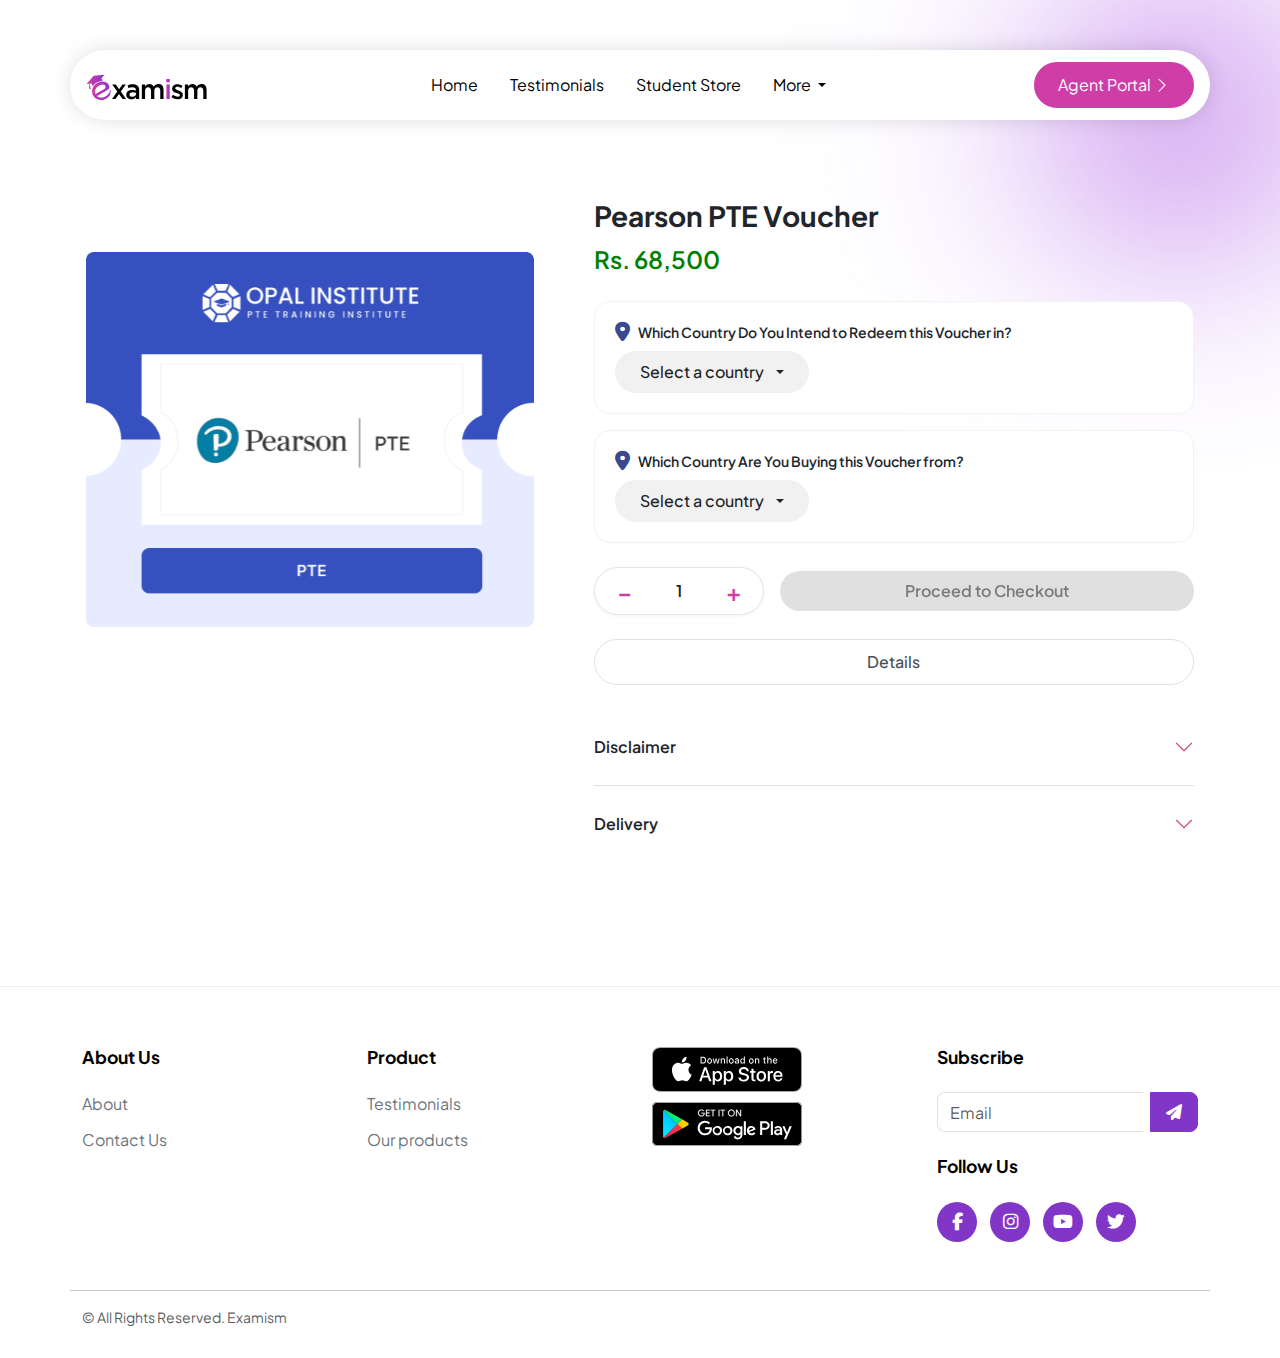
<file: voucher.html>
<!DOCTYPE html>
<html lang="en">
<head>
  <meta charset="UTF-8" />
  <meta name="viewport" content="width=device-width, initial-scale=1.0" />
  <title>Custom Responsive Navbar + Hero</title>

  <!-- Fonts & Libraries -->
  <link href="https://fonts.googleapis.com/css2?family=Plus+Jakarta+Sans:wght@400;500;700&display=swap" rel="stylesheet" />
  <link href="https://cdn.jsdelivr.net/npm/bootstrap@5.3.3/dist/css/bootstrap.min.css" rel="stylesheet" crossorigin="anonymous" />
  <link rel="stylesheet" href="https://cdnjs.cloudflare.com/ajax/libs/font-awesome/6.5.2/css/all.min.css" crossorigin="anonymous" />

    <link rel="stylesheet" href="https://cdn.jsdelivr.net/npm/bootstrap-icons@1.11.3/font/bootstrap-icons.min.css">
    <link href="/css/style.css" rel="stylesheet" />
        <link href="https://cdn.jsdelivr.net/npm/bootstrap@5.0.2/dist/css/bootstrap.min.css" rel="stylesheet" integrity="sha384-EVSTQN3/azprG1Anm3QDgpJLIm9Nao0Yz1ztcQTwFspd3yD65VohhpuuCOmLASjC" crossorigin="anonymous">
    <link rel="stylesheet" href="https://cdn.jsdelivr.net/npm/bootstrap-icons@1.11.3/font/bootstrap-icons.min.css">
    <link href="/css/style.css" rel="stylesheet" />
  <style>
    body {
      background-color: #ffffff;
      font-family: 'Plus Jakarta Sans', sans-serif;
      padding-top: 20px;
    }

    

        /* ---------------------------------- */
        /* Footer Styles */
        /* ---------------------------------- */
        .custom-footer {
            background-color: #ffffff; /* Matching body background */
            padding-top: 60px;
            padding-bottom: 30px;
            margin-top: 60px; /* Space above footer */
            border-top: 1px solid #eee; /* Optional separator line */
        }
        
        .footer-heading {
            font-weight: 700;
            font-size: 1.1rem;
            margin-bottom: 1.5rem;
            color: #000;
        }

        .footer-link {
            color: #6c757d;
            text-decoration: none;
            display: block;
            margin-bottom: 0.75rem;
            transition: color 0.2s;
        }

        .footer-link:hover {
            color: #CF3DA6;
        }
        
        /* Social Icons and Subscription */
.social-icon-btn {
  background-color: #8236C8;
  color: #fff;
  width: 40px;
  height: 40px;
  display: inline-flex;
  justify-content: center;
  align-items: center;
  border-radius: 50%;
  margin-right: 10px;
  font-size: 1.1rem;
  transition: opacity 0.2s;
  border: none;
  text-decoration: none;
}

.social-icon-btn:hover {
  opacity: 0.8;
  color: #fff;
  text-decoration: none;
}

        
        .subscribe-input {
            border-radius: 8px 0 0 8px; /* Rounded left only */
            border-right: none;
            height: 40px;
        }
        
        .subscribe-btn {
            background-color: #8236C8; /* Specific purple color */
            border-color: #8236C8;
            border-radius: 0 8px 8px 0; /* Rounded right only */
            height: 40px;
            padding: 0 15px;
            display: flex;
            align-items: center;
            justify-content: center;
        }

        .subscribe-btn:hover {
            background-color: #6a2a9e; /* Darker purple on hover */
            border-color: #6a2a9e;
        }
        
        /* App Store Images (Placeholder alignment) */
        .app-link img {
            max-width: 150px;
            margin-bottom: 10px;
        }

        /* Responsive Adjustments */
        @media (max-width: 991.98px) {
            .custom-navbar-wrapper {
                min-height: auto; 
                border-radius: 15px; 
                padding: 0 15px;
            }
            .navbar-collapse {
                background-color: #fff;
                margin: 0 -15px;
                padding: 10px 15px;
                border-top: 1px solid #eee;
            }
            .navbar-nav .nav-link {
                padding: 0.5rem 0;
            }
            .signup-link, .agent-btn {
                margin: 0.5rem 0;
            }
            /* New content responsiveness */
            .voucher-card {
                max-width: 100%;
                height: auto;
            }
            .card-btn {
                /* w-100 is used in HTML for full width on mobile */
            }
            /* Footer adjustments for mobile */
            .custom-footer .row > div {
                margin-bottom: 30px;
            }
            .footer-copyright {
                text-align: center;
                margin-top: 20px;
            }
        }
        .white-icon {
  color: #fff;
}

/* ===== Voucher Section ===== */
    .voucher-section {
      padding: 4rem 1rem;
    }

    .voucher-card {
      background: linear-gradient(135deg, #4c5bb2 0%, #3a4891 100%);
      border-radius: 1.5rem;
      height: 450px;
      display: flex;
      flex-direction: column;
      justify-content: center;
      align-items: center;
     
      position: relative;
    }


    .product-price {
      color: #008000;
      font-weight: 600;
      font-size: 1.5rem;
    }

    .pill-dropdown-button {
      background-color: #f1f1f1;
      border: 1px solid #f1f1f1;
      border-radius: 2rem;
      font-weight: 500;
      display: flex;
      align-items: center;
      gap: 0.5rem;
      padding: 0.5rem 1.5rem;
      transition: all 0.2s;
    }

    .pill-dropdown-button:hover {
      background-color: #e2e6ea;
    }

    .pill-dropdown-menu {
      border-radius: 0.75rem;
      box-shadow: 0 5px 15px rgba(0,0,0,0.1);
    }

    .btn-pink {
      background-color: #CF3DA6;
      color: #fff;
      font-weight: 600;
      border: none;
      border-radius: 1.5rem;
      padding: 0.65rem 1.5rem;
      width: 100%;
    }

    .btn-pink:hover {
      background-color: #a72f82;
    }

    .btn-details {
      border: 1px solid #dee2e6;
      color: #495057;
      font-weight: 500;
      border-radius: 1.5rem;
      width: 100%;
      padding: 0.65rem 1.5rem;
    }

    .btn-details:hover {
      background-color: #f1f1f1;
    }

    .btn-qty {
      width: 40px;
      height: 40px;
      border-radius: 0.5rem;
      background-color: #f8f9fa;
      border: 1px solid #dee2e6;
      font-size: 1.25rem;
    }

    /* changed to target the displayed quantity element (span) */
    #quantityValue {
      min-width: 50px;
      height: 40px;
      display:inline-flex;
      align-items:center;
      justify-content:center;
      text-align: center;
      font-weight: 600;
      padding: 0 8px;
      background: #fff;
    }

    .accordion-button {
      background-color: transparent;
      font-weight: 600;
      box-shadow: none !important;
    }

    .accordion-button:not(.collapsed) {
      color: #CF3DA6;
    }

    .icon-text {
      color: #3a4891;
      font-size: 1.25rem;
    }

    @media (max-width: 768px) {
      .voucher-section {
        padding: 2rem 1rem;
      }
      .voucher-card {
        height: 350px;
      }
    }
.quantity-pill {
  background: white;
  border: 1px solid #e5e5e5;
  border-radius: 9999px;
  padding: 0.25rem 1rem;
  box-shadow: 0 1px 4px rgba(0, 0, 0, 0.05);
}

.qty-btn {
  background: none;
  border: none;
  font-size: 1.5rem;
  font-weight: 600;
  color: #cf3da6;
  cursor: pointer;
  transition: color 0.2s;
}

.qty-btn:hover {
  color: #a72f82;
}

.btn-pink {
  background-color: #cf3da6;
  color: #fff;
  border: none;
  border-radius: 2rem;
  font-weight: 600;
  transition: all 0.2s;
}

.btn-pink:hover {
  background-color: #a72f82;
  color:white;
}

.accordion-button {
  box-shadow: none !important;
  border: none !important;
}

.accordion-button:focus {
  box-shadow: none !important;
}

.accordion-button::after {
  filter: brightness(0) saturate(100%) invert(40%) sepia(50%) saturate(600%) hue-rotate(280deg);
}

.voucher-box {
  background-color: #ffffff;
  border-radius: 1rem;
  padding: 1.25rem;
  border: 1px solid #f2f2f2;
}

.voucher-info {
  border-top: 1px solid #eee;
}

.info-item {
  border-bottom: 1px solid #eee;
  padding: 0.75rem 0;
}

.info-item:last-child {
  border-bottom: none;
}

.btn-pink {
  background-color: #cf3da6;
  color: #fff;
  border: none;
  border-radius: 2rem;
  font-weight: 600;
  transition: all 0.2s;
}

.btn-pink:hover {
  background-color: #a72f82;
}

.btn-qty {
  width: 36px;
  height: 36px;
  border-radius: 0.5rem;
  background-color: #f8f9fa;
  border: 1px solid #dee2e6;
  font-size: 1.25rem;
}

/* keep the smaller variant in case both exist */
#quantityValue {
  width: 45px;
  height: 36px;
  text-align: center;
  font-weight: 600;
  border-radius: 0.5rem;
}
#checkoutBtn[disabled] {
  background-color: #ccc !important;
  border-color: #ccc !important;
  pointer-events: none;
}


/* spacing helper for quantity + checkout */
.quantity-checkout {
  gap: 1rem; /* adds extra gap between quantity and checkout button */
  align-items:center;
}

/* On small screens stack them */
@media (max-width: 575.98px) {
  .quantity-checkout {
    flex-direction: column;
    align-items: stretch;
  }

  .quantity-pill {
    justify-content: center;
  }

  .btn-pink {
    width: 100%;
  }
}

/* ===== Voucher Section ===== */
.voucher-section {
  padding: 4rem 1rem;
}

/* ===== Adjust for Mobile Responsiveness ===== */
@media (max-width: 768px) {
  .voucher-section {
    padding: 2rem 1rem;
  }

  .voucher-card {
    height: auto; /* ✅ let it fit content naturally */
    padding: 1.5rem 1rem; /* ✅ add internal padding for spacing */
  }
}

/* ===== Compact Layout for Very Small Screens ===== */
@media (max-width: 575.98px) {
  .voucher-section {
    padding-top: 1rem; /* ✅ reduce top empty space */
    padding-bottom: 1.5rem;
  }

  .voucher-card {
    height: auto; /* ✅ remove fixed height */
    margin-bottom: 1.25rem;
    padding: 1.25rem;
  }

  .voucher-box {
    padding: 1rem;
  }

  .btn-pink {
    width: 100%;
    padding: 0.75rem;
  }

  h1.h3 {
    font-size: 1.25rem;
    margin-bottom: 1rem;
  }

  .product-price {
    font-size: 1.1rem;
  }

  .accordion-button {
    font-size: 0.9rem;
  }
}


  </style>
</head>
<body>
   <!--header Starts here -->
<header class="header">
  <nav class="navbar navbar-expand-lg navbar-light">
    <div class="container">
      <a class="navbar-brand" href="#">
        <img src="images/out-products/logo.svg" alt="logo" class="img-fluid" />
      </a>

      <!-- Mobile Menu Toggle -->
      <button
        class="navbar-toggler"
        type="button"
        data-bs-toggle="collapse"
        data-bs-target="#navbarSupportedContent"
        aria-controls="navbarSupportedContent"
        aria-expanded="false"
        aria-label="Toggle navigation"
      >
        <span class="navbar-toggler-icon"></span>
      </button>

      <!-- Nav Menu -->
      <div class="collapse navbar-collapse justify-content-center" id="navbarSupportedContent">
        <ul class="navbar-nav mx-auto mb-2 mb-lg-0">
          <li class="nav-item">
            <a class="nav-link" aria-current="page" href="index.html">Home</a>
          </li>
          <li class="nav-item">
            <a class="nav-link" aria-current="page" href="testimonial.html">Testimonials</a>
          </li>
          <li class="nav-item">
            <a class="nav-link" aria-current="page" href="store.html">Student Store</a>
          </li>
          <li class="nav-item dropdown">
            <a
              class="nav-link dropdown-toggle"
              href="#"
              role="button"
              data-bs-toggle="dropdown"
              aria-expanded="false"
            >
              More
            </a>
            <ul class="dropdown-menu">
              <li><a class="dropdown-item" href="faqs.html">FAQs</a></li>
              <li><a class="dropdown-item" href="about-us.html">About Us</a></li>
              <li><a class="dropdown-item" href="contact-us.html">Contact Us</a></li>
            </ul>
          </li>

          <!-- Agent Portal (visible only inside hamburger on mobile) -->
          <li class="nav-item d-lg-none mt-2">
            <a class="nav-link pink-btn small py-1" href="#">
              Agent Portal <i class="bi bi-chevron-right"></i>
            </a>
          </li>
        </ul>

        <!-- Agent Portal (Desktop only) -->
        <ul class="navbar-nav d-none d-lg-flex">
          <li class="nav-item m-0">
            <a class="nav-link pink-btn" aria-current="page" href="#">
              Agent Portal <i class="bi bi-chevron-right"></i>
            </a>
          </li>
        </ul>
      </div>
    </div>
  </nav>
</header>
<!--header Ends here -->



 <!-- MAIN SECTION -->
<section class="voucher-section container">
  <div class="row align-items-start">
    <!-- LEFT COLUMN -->
    <div class="col-md-5 mb-4 mb-md-0">
      <div
        id="voucherCard"
        class="voucher-card"
        style="
          width: 100%;
          height: 480px;
          display: flex;
          align-items: center;
          justify-content: center;
          background-size: cover;
          background-position: center;
        "
      >
        VOUCHER IMAGE PLACEHOLDER
      </div>
    </div>

    <!-- RIGHT COLUMN -->
    <div class="col-md-7 ps-md-5">
      <h1 class="h3 fw-bold mb-2">Pearson PTE Voucher</h1>
      <p class="product-price mb-4">Rs. 68,500</p>

      <!-- Redeem Country -->
<div class="voucher-box mb-3">
  <div class="d-flex align-items-center mb-2">
    <i class="fa-solid fa-location-dot me-2 icon-text"></i>
    <p class="mb-0 fw-semibold small">
      Which Country Do You Intend to Redeem this Voucher in?
    </p>
  </div>
  <div class="dropdown">
    <button
      class="btn pill-dropdown-button dropdown-toggle"
      type="button"
      data-bs-toggle="dropdown"
      aria-expanded="false"
      id="redeemCountryBtn"
    >
      Select a country
    </button>
    <ul class="dropdown-menu pill-dropdown-menu">
      <li><a class="dropdown-item" href="#">🇵🇰 Pakistan</a></li>
      <li><a class="dropdown-item" href="#">🇦🇺 Australia</a></li>
      <li><a class="dropdown-item" href="#">🇨🇦 Canada</a></li>
      <li><a class="dropdown-item" href="#">🇺🇸 United States</a></li>
      <li><a class="dropdown-item" href="#">🇦🇪 UAE</a></li>
    </ul>
  </div>
</div>

<!-- Buying Country -->
<div class="voucher-box mb-4">
  <div class="d-flex align-items-center mb-2">
    <i class="fa-solid fa-location-dot me-2 icon-text"></i>
    <p class="mb-0 fw-semibold small">
      Which Country Are You Buying this Voucher from?
    </p>
  </div>
  <div class="dropdown">
    <button
      class="btn pill-dropdown-button dropdown-toggle"
      type="button"
      data-bs-toggle="dropdown"
      aria-expanded="false"
      id="buyCountryBtn"
    >
      Select a country
    </button>
    <ul class="dropdown-menu pill-dropdown-menu">
      <li><a class="dropdown-item" href="#">🇵🇰 Pakistan</a></li>
      <li><a class="dropdown-item" href="#">🇦🇪 UAE</a></li>
      <li><a class="dropdown-item" href="#">🇸🇦 Saudi Arabia</a></li>
      <li><a class="dropdown-item" href="#">🇬🇧 United Kingdom</a></li>
      <li><a class="dropdown-item" href="#">🇩🇪 Germany</a></li>
    </ul>
  </div>
</div>

<!-- Quantity + Checkout -->
<div class="d-flex align-items-center justify-content-between mb-4 quantity-checkout">
  <div class="quantity-pill d-flex align-items-center justify-content-center">
    <button class="qty-btn" id="decrementBtn">−</button>
    <span id="quantityValue" class="mx-3 fw-semibold">1</span>
    <button class="qty-btn" id="incrementBtn">+</button>
  </div>
  <button id="checkoutBtn" class="btn btn-pink px-4 py-2" type="button" disabled>
    Proceed to Checkout
  </button>
</div>

      <!-- Details Button -->
      <button class="btn btn-details w-100 mb-4">Details</button>

      <!-- Disclaimer & Delivery -->
      <div class="accordion" id="infoAccordion">
        <!-- Disclaimer -->
        <div class="accordion-item border-0 border-bottom">
          <h2 class="accordion-header" id="headingDisclaimer">
            <button
              class="accordion-button collapsed bg-white px-0 fw-semibold"
              type="button"
              data-bs-toggle="collapse"
              data-bs-target="#collapseDisclaimer"
              aria-expanded="false"
              aria-controls="collapseDisclaimer"
            >
              Disclaimer
            </button>
          </h2>
          <div
            id="collapseDisclaimer"
            class="accordion-collapse collapse"
            aria-labelledby="headingDisclaimer"
            data-bs-parent="#infoAccordion"
          >
            <div class="accordion-body px-0 pt-0 text-muted small">
              Please read the terms and conditions before purchasing. Vouchers
              are non-refundable unless stated otherwise.
            </div>
          </div>
        </div>

        <!-- Delivery -->
        <div class="accordion-item border-0">
          <h2 class="accordion-header" id="headingDelivery">
            <button
              class="accordion-button collapsed bg-white px-0 fw-semibold"
              type="button"
              data-bs-toggle="collapse"
              data-bs-target="#collapseDelivery"
              aria-expanded="false"
              aria-controls="collapseDelivery"
            >
              Delivery
            </button>
          </h2>
          <div
            id="collapseDelivery"
            class="accordion-collapse collapse"
            aria-labelledby="headingDelivery"
            data-bs-parent="#infoAccordion"
          >
            <div class="accordion-body px-0 pt-0 text-muted small">
              Typically delivers within 3–4 hours via email.
            </div>
          </div>
        </div>
      </div>
    </div>
  </div>
</section>



<!-- ---------------------------------- -->
<!-- Footer Section -->
<!-- ---------------------------------- -->
<footer class="custom-footer">
    <div class="container">
        <!-- Footer Links and Actions -->
        <div class="row justify-content-center">
            
            <!-- Column 1: About Us -->
            <div class="col-6 col-md-3">
                <h5 class="footer-heading">About Us</h5>
                <a href="#" class="footer-link">About</a>
               
                <a href="#" class="footer-link">Contact Us</a>
            </div>

            <!-- Column 2: Product -->
            <div class="col-6 col-md-3">
                <h5 class="footer-heading">Product</h5>
                <a href="#" class="footer-link">Testimonials</a>
               
                <a href="#" class="footer-link">Our products</a>
            </div>

            <!-- Column 3: App Links (Images) -->
            <div class="col-6 col-md-3">
                <a href="#" class="app-link d-block">
                    <!-- Placeholder for App Store Badge -->
                    <img src="images/appstore.svg" 
                         alt="App Store" 
                         class="img-fluid">
                </a>
                <a href="#" class="app-link d-block">
                    <!-- Placeholder for Google Play Badge -->
                    <img src="images/googleplay.svg" 
                         alt="Google Play" 
                         class="img-fluid">
                </a>
            </div>
            
            <!-- Column 4: Subscribe & Follow Us -->
            <div class="col-6 col-md-3">
                <h5 class="footer-heading">Subscribe</h5>
                <!-- Subscription Input -->
                <div class="input-group mb-4">
                    <input type="email" class="form-control subscribe-input" placeholder="Email" aria-label="Email for subscription">
                    <button class="btn subscribe-btn" type="button">
                       <i class="fa-solid fa-paper-plane white-icon"></i>

                    </button>
                </div>

                <h5 class="footer-heading">Follow Us</h5>
                <!-- Social Media Icons -->
                <div>
                    <a href="#" class="social-icon-btn">
                        <i class="fab fa-facebook-f"></i>
                    </a>
                    <a href="#" class="social-icon-btn">
                        <i class="fab fa-instagram"></i>
                    </a>
                    <a href="#" class="social-icon-btn">
                        <i class="fab fa-youtube"></i>
                    </a>
                    <a href="#" class="social-icon-btn">
                        <i class="fab fa-twitter"></i>
                    </a>
                </div>
            </div>

        </div>

        <!-- Copyright -->
        <div class="row mt-5 pt-3 border-top border-secondary-subtle">
            <div class="col-12 footer-copyright text-muted small">
                © All Rights Reserved. Examism
            </div>
        </div>
    </div>
</footer>
<!-- ---------------------------------- -->
<!-- End Footer Section -->
<!-- ---------------------------------- -->

   <!-- Scripts -->
  <script src="https://cdn.jsdelivr.net/npm/bootstrap@5.3.3/dist/js/bootstrap.bundle.min.js" crossorigin="anonymous"></script>
  <script>
    document.addEventListener('DOMContentLoaded', () => {
      // Quantity logic using the displayed span (quantityValue)
      const quantityValueEl = document.getElementById('quantityValue');
      const incrementBtn = document.getElementById('incrementBtn');
      const decrementBtn = document.getElementById('decrementBtn');

      // Start with the displayed starting value (parse and fallback to 1)
      let qty = parseInt(quantityValueEl.textContent.trim(), 10);
      if (Number.isNaN(qty) || qty < 1) qty = 1;
      quantityValueEl.textContent = qty;

      incrementBtn.addEventListener('click', () => {
        qty = qty + 1;
        quantityValueEl.textContent = qty;
      });

      decrementBtn.addEventListener('click', () => {
        if (qty > 1) {
          qty = qty - 1;
          quantityValueEl.textContent = qty;
        }
      });

      // Dropdowns (update button text dynamically)
      document.querySelectorAll('.dropdown').forEach(drop => {
        const btn = drop.querySelector('.pill-dropdown-button');
        drop.querySelectorAll('.dropdown-item').forEach(item => {
          item.addEventListener('click', e => {
            e.preventDefault();
            // Use innerHTML to preserve emoji flags if present
            btn.innerHTML = item.innerHTML.trim();
          });
        });
      });

      // Redirect Proceed to Checkout to checkout.html
      const checkoutBtn = document.getElementById('checkoutBtn');
      if (checkoutBtn) {
        checkoutBtn.addEventListener('click', () => {
          // include quantity in query if desired: ?qty=#
          // window.location.href = `checkout.html?qty=${qty}`;
          window.location.href = 'checkout.html';
        });
      }
    });
  </script>
<script>
document.addEventListener('DOMContentLoaded', () => {
  const quantityValueEl = document.getElementById('quantityValue');
  const incrementBtn = document.getElementById('incrementBtn');
  const decrementBtn = document.getElementById('decrementBtn');
  const checkoutBtn = document.getElementById('checkoutBtn');
  const redeemCountryBtn = document.getElementById('redeemCountryBtn');
  const buyCountryBtn = document.getElementById('buyCountryBtn');

  let qty = 1;
  let redeemSelected = false;
  let buySelected = false;

  const updateCheckoutState = () => {
    if (redeemSelected && buySelected) {
      checkoutBtn.disabled = false;
      checkoutBtn.style.opacity = '1';
      checkoutBtn.style.cursor = 'pointer';
    } else {
      checkoutBtn.disabled = true;
      checkoutBtn.style.opacity = '0.6';
      checkoutBtn.style.cursor = 'not-allowed';
    }
  };

  // Quantity controls
  incrementBtn.addEventListener('click', () => {
    qty++;
    quantityValueEl.textContent = qty;
  });
  decrementBtn.addEventListener('click', () => {
    if (qty > 1) qty--;
    quantityValueEl.textContent = qty;
  });

  // Dropdown logic
  document.querySelectorAll('.dropdown').forEach(drop => {
    const btn = drop.querySelector('.pill-dropdown-button');
    drop.querySelectorAll('.dropdown-item').forEach(item => {
      item.addEventListener('click', e => {
        e.preventDefault();
        btn.innerHTML = item.innerHTML.trim();

        if (btn.id === 'redeemCountryBtn') redeemSelected = true;
        if (btn.id === 'buyCountryBtn') buySelected = true;

        updateCheckoutState();
      });
    });
  });

  // Redirect
  checkoutBtn.addEventListener('click', () => {
    if (!checkoutBtn.disabled) {
      window.location.href = 'checkout.html';
    }
  });

  // Initial state
  updateCheckoutState();
});
</script>

  <script>
  // Optional: replace placeholder with an image URL
  const imageUrl = "images/voucher.svg"; // <-- add your image link here
  const voucherCard = document.getElementById("voucherCard");

  if(imageUrl && voucherCard) {
    // try to load image as background; if it fails, the placeholder text remains
    voucherCard.style.backgroundImage = `url('${imageUrl}')`;
    voucherCard.style.backgroundRepeat = 'no-repeat';
    voucherCard.style.backgroundSize = 'contain';
    voucherCard.style.backgroundPosition = 'center';
    // remove the placeholder text only after setting background
    // but keep accessibility: if image fails to load, screen readers still have the text.
    voucherCard.textContent = "";
  }
</script>
</body>
</html>
</file>
<file: css/style.css>
.pink-btn {
  background-color: #cf3da6;
  border-radius: 30px;
  color: #fff;
  border: none;
  outline: none;
  padding: 10px 20px;
  text-decoration: none;
  display: inline-block;
  border: 2px solid #cf3da6;

}
.pink-btn:hover {
  border: 2px solid #cf3da6;
  color: #cf3da6;
  
}
.header .navbar-nav .nav-link:hover {
  color: #cf3da6 !important;
}
.flex-container {
  display: flex;
}
h1 {
  color: #1b1a1a;
  font-size: 48px;
  line-height: 58px;
}
h2 {
  color: #1b1a1a;
  font-size: 34px;
  line-height: 44px;
}
p {
  color: #1e272f;
}
.mt-8 {
  margin-top: 80px;
}
.mt-9 {
  margin-top: 90px;
}
.pink-heading {
  color: #cf3da6;
}
.purple-heading {
  color: #8e36cf;
}
.common-bg {
  background: #f9f8fe;
}
.navbar .pink-btn {
  color: #fff !important;
  padding: 10px 22px !important;
}
.banner {
  position: relative;
  padding: 70px 0;
}
.banner h1 {
  font-size: 68px;
  line-height: 78px;
}
.banner p {
  font-size: 16px;
  line-height: 28px;
  margin-top: 30px;
}
.banner .pink-btn {
  margin-top: 30px;
  padding: 15px 32px;
  font-size: 16px;
}
.banner .pink-btn .bi-arrow-right-circle-fill {
  padding-right: 6px;
}
.logo-section {
  position: relative;
  overflow: hidden;
  padding: 70px 0;
}
.logo-section ul {
  padding: 0;
  margin: 0;
  list-style: none;
  text-align: center;
}
.logo-section ul li {
  display: inline-block;
  vertical-align: middle;
  margin: 0 -2px;
}
.logo-section h2 {
  font-size: 18px;
  line-height: 26px;
  text-align: center;
}
.logo-section .bi-heart-fill {
  color: #ff7279;
}
.logo-holder ul li {
  margin-left: 30px;
}
.header {
  position: relative;
  padding: 15px 0;
}
.header::before {
  position: absolute;
  width: 200px;
  height: 200px;
  content: "";
  background: radial-gradient(
    circle,
    rgba(190, 70, 255, 0.9),
    rgba(150, 50, 200, 0.6),
    rgba(100, 30, 150, 0.3)
  );
  border-radius: 50%;
  -webkit-box-shadow: 0 0 40px 20px rgba(200, 50, 255, 0.7);
  -moz-box-shadow: 0 0 80px 40px rgba(180, 50, 255, 0.5);
  box-shadow: 0 0 120px 60px rgba(150, 50, 255, 0.3);
  filter: blur(100px);
  right: 0%;
  top: 0;
  z-index: -1;
}
.header nav {
  padding: 0;
}
.header .navbar-nav .nav-link {
  font-size: 16px;
  line-height: 22px;
  color: #000000;
}
.header .navbar-nav .nav-item {
  margin: 0 8px;
}
.header .navbar-nav .nav-link.active {
  color: #cf3da6;
}
.header .container {
  -webkit-box-shadow: 0 0 25px -5px rgba(0, 0, 0, 0.2);
  -moz-box-shadow: 0 0 25px -5px rgba(0, 0, 0, 0.2);
  box-shadow: 0 0 25px -5px rgba(0, 0, 0, 0.2);
  padding: 12px 16px;
  border-radius: 50px;
  margin-top: 15px;
  position: relative;
  z-index: 2;
  background: #ffffff;
}
/* Remove border, outline, and focus glow from hamburger menu */
.navbar-toggler {
  border: none !important;
  box-shadow: none !important;
  outline: none !important;
  background: transparent !important;
  padding: 0.25rem 0.5rem;
}

/* Also remove the blue outline when clicked/focused */
.navbar-toggler:focus,
.navbar-toggler:active {
  border: none !important;
  box-shadow: none !important;
  outline: none !important;
}

.voucharse-section {
  position: relative;
  padding: 70px 0;
}
.voucharse-section .flex-container .icon {
  margin-right: 15px;
}
.voucharse-section .flex-container .text h3 {
  font-size: 16px;
  font-weight: 600;
}
.voucharse-section .flex-container .text p {
  font-size: 14px;
  margin-bottom: 0;
}
.voucharse-section .container {
  padding: 25px 15px;
  -webkit-box-shadow: 0 0 25px -5px rgba(0, 0, 0, 0.2);
  -moz-box-shadow: 0 0 25px -5px rgba(0, 0, 0, 0.2);
  box-shadow: 0 0 25px -5px rgba(0, 0, 0, 0.2);
  border-radius: 10px;
  background: #ffffff;
  z-index: 2;
}
.voucharse-section::after {
  position: absolute;
  top: 0;
  left: 0;
  background: url(../images/eclipse-vouchers.svg);
  content: "";
  width: 35%;
  height: 255px;
}
.voucharse-section.glowing-ellipse::after {
  position: absolute;
  width: 200px;
  height: 200px;
  background: radial-gradient(
    circle,
    rgba(190, 70, 255, 0.9),
    rgba(150, 50, 200, 0.6),
    rgba(100, 30, 150, 0.3)
  );
  border-radius: 50%;
  -webkit-box-shadow: 0 0 40px 20px rgba(200, 50, 255, 0.7);
  -moz-box-shadow: 0 0 80px 40px rgba(180, 50, 255, 0.5);
  box-shadow: 0 0 120px 60px rgba(150, 50, 255, 0.3);
  filter: blur(100px);
  left: 10%;
  top: -15px;
  z-index: -1;
}
.download-section {
  background: #f9f8fe;
  position: relative;
  overflow: hidden;
  padding: 70px 0;
}
.small-heading {
  color: #1e272f;
  font-weight: 600;
  font-size: 14px;
  line-height: 20px;
}
.big-heading {
  position: relative;
  font-size: 48px;
  line-height: 58px;
  max-width: 50%;
  margin: 0 auto;
}
.big-heading::before {
  background: #8e36cf;
  height: 8px;
  width: 40px;
  position: absolute;
  left: 10%;
  top: 50%;
  content: "";
  border-radius: 8px;
}
.big-heading::after {
  background: #8e36cf;
  height: 8px;
  width: 40px;
  position: absolute;
  right: 10%;
  top: 50%;
  content: "";
  border-radius: 8px;
}
.download-section::before {
  position: absolute;
  top: 180px;
  left: 0;
  background: url(../images/dots-left.svg);
  content: "";
  background-size: 100%;
  background-repeat: no-repeat;
  width: 128px;
  height: 560px;
}

.side-heading {
  font-size: 42px;
  line-height: 66px;
}
.side-small-heading {
  font-size: 18px;
  line-height: 32px;
  color: #1e272f;
}
.our-feature-section {
  position: relative;
  overflow: hidden;
  padding: 70px 0;
}
.our-feature-section h3 {
  font-size: 20px;
  color: #1e272f;
  line-height: 30px;
}
.our-feature-section p {
  font-size: 16px;
  color: #1e272f;
  line-height: 26px;
}
.our-feature-section .left-side {
  text-align: right;
}
.our-feature-section .icon {
  flex-basis: 20%;
}
.our-feature-section .text {
  flex-basis: 80%;
}
.our-feature-section .flex-container {
  margin-top: 45px;
}


.our-services {
  background: #f9f8fe;
  position: relative;
  overflow: hidden;
  padding: 70px 0;
}
.our-services .text {
  flex-basis: 90%;
  text-align: start;
}
.how-its-section .text h3,
.our-services .text h3 {
  font-size: 24px;
  line-height: 34px;
}
.how-its-section .text p,
.our-services .text p {
  font-size: 16px;
  line-height: 30px;
}
.our-services .icon {
  background: #fff;
  -webkit-box-shadow: 0 0 25px -5px rgba(0, 0, 0, 0.2);
  -moz-box-shadow: 0 0 25px -5px rgba(0, 0, 0, 0.2);
  box-shadow: 0 0 25px -5px rgba(0, 0, 0, 0.2);
  width: 50px;
  height: 50px;
  text-align: center;
  line-height: 50px;
  margin-right: 20px;
}
.start-row ul {
  margin: 0;
  padding: 0;
  list-style: none;
}
.start-row ul li {
  display: inline-block;
}
.start-row ul li .bi-star-fill {
  color: #ffc728;
}

.our-services .flex-box {
  flex-basis: 30%;
}
.how-its-section {
  position: relative;
  overflow: hidden;
  padding: 70px 0;
}
.how-its-section::after {
  background: url(../images/groupdot-rename.svg);
  background-size: contain;
  background-repeat: no-repeat;
  position: absolute;
  top: 0%;
  right: 0;
  transform: rotate(180deg);
  content: "";
  width: 222px;
  height: 447px;
  z-index: -1;
}
.how-its-section::before {
  background: url(../images/groupdot-rename.svg);
  background-size: contain;
  background-repeat: no-repeat;
  position: absolute;
  top: 15%;
  left: 0;
  content: "";
  width: 222px;
  height: 447px;
  z-index: -1;
}
.how-its-section .icon {
  flex-basis: 8%;
  margin-right: 20px;
}
.how-its-section .text {
  flex-basis: 90%;
}
.how-its-section .icon span {
  border: 4px solid #8e36cf;
  color: #8e36cf;
  background: #ffffff;
  display: block;
  border-radius: 50%;
  width: 60px;
  height: 60px;
  font-size: 24px;
  font-weight: 600;
  line-height: 53px;
  text-align: center;
}
.purple-btn {
  background: #8e36cf;
  padding: 12px 32px;
  display: inline-block;
  color: #ffffff;
  border-radius: 8px;
  text-decoration: none;
  border: none;
  border: 2px solid #8e36cf;
}
.purple-btn:hover {
  color: #8e36cf;
  background: transparent;
  border: 2px solid #8e36cf;
}
footer .purple-btn:hover {
  background: #8e36cf;
}
.section-reward {
  position: relative;
  overflow: hidden;
  padding: 70px 0;
}

.section-reward .first {
  background: url(../images/reward-bg-1.svg);
  background-size: cover;
  background-repeat: no-repeat;
  border-radius: 15px;
}
.section-reward .second {
  background: url(../images/reward-bg-2.svg);
  background-size: cover;
  background-repeat: no-repeat;
  border-radius: 15px;
}
.section-reward .third {
  background: url(../images/reward-bg-3.svg);
  background-size: cover;
  background-repeat: no-repeat;
  border-radius: 15px;
}
.section-reward .flex-container {
  background: #fff;
  -webkit-box-shadow: 0 0 25px -5px rgba(0, 0, 0, 0.2);
  -moz-box-shadow: 0 0 25px -5px rgba(0, 0, 0, 0.2);
  box-shadow: 0 0 25px -5px rgba(0, 0, 0, 0.2);
  padding: 50px;
  border-radius: 20px;
}
.section-reward .flex-container .first span {
  background: #e3f8fa;
  border-radius: 8px;
  width: 70px;
  height: 70px;
  line-height: 70px;
  text-align: center;
  display: block;
}
.section-reward .flex-container .second span {
  background: #e3fae9;
  border-radius: 8px;
  width: 70px;
  height: 70px;
  line-height: 70px;
  text-align: center;
  display: block;
}
.section-reward .flex-container .third span {
  background: #ffe6e2;
  border-radius: 8px;
  width: 70px;
  height: 70px;
  line-height: 70px;
  text-align: center;
  display: block;
}
.section-reward .flex-container .flex-box {
  flex-basis: 33%;
  margin: 0 20px;
  text-align: center;
  padding: 20px;
}
.section-reward .flex-container .flex-box h3 {
  font-size: 20px;
  line-height: 28px;
  margin-bottom: 15px;
}
.section-reward .flex-container .flex-box p {
  font-size: 14px;
  line-height: 20px;
}
.section-reward .flex-container span {
  margin: 0 auto 30px;
}
.about-examism-section {
  position: relative;
  overflow: hidden;
  padding: 70px 0;
}
.about-examism-section h2 {
  font-size: 22px;
  line-height: 32px;
}
.about-examism-section p.pink-heading {
  font-size: 16px;
  line-height: 25px;
}
.about-examism-section h3.pink-heading {
  font-size: 20px;
  line-height: 30px;
}
.about-examism-section .cutom-p {
  font-size: 20px;
  line-height: 30px;
  color: #5c6c7b;
}
.about-examism-section .flags .flex-box {
  flex-basis: 17%;
}

.testimonials {
  background: url(../images/wavy-bg.svg);
  background-size: cover;
  position: relative;
  overflow: hidden;
  padding: 70px 0;
}
.testimonials .img-wrapper {
  display: flex;
}
.testimonials .img-wrapper .img-box {
  flex-basis: 15%;
}
.testimonials .img-wrapper .text-box {
  flex-basis: 80%;
  margin-left: 20px;
}
.testimonials .img-wrapper .text-box h3 {
  font-size: 18px;
  line-height: 32px;
  margin-bottom: 0;
}
.testimonials .img-wrapper .text-box {
  font-size: 14px;
  line-height: 20px;
}
.testimonials .card {
  margin: 15px;
  -webkit-box-shadow: 0 0 16px -5px rgba(0, 0, 0, 0.2);
  -moz-box-shadow: 0 0 16px -5px rgba(0, 0, 0, 0.2);
  box-shadow: 0 0 16px -5px rgba(0, 0, 0, 0.2);
  border: none;
  padding: 25px;
  border-radius: 13px;
}
.testimonials .carousel-control-prev,
.testimonials .carousel-control-next {
  background-color: #e1e1e1;
  width: 6vh;
  height: 6vh;
  border-radius: 50%;
  top: 50%;
  transform: translateY(-50%);
}
@media (min-width: 768px) {
  .testimonials .carousel-item {
    margin-right: 0;
    flex: 0 0 33.333333%;
    display: block;
  }
  .testimonials .carousel-inner {
    display: flex;
  }
}
.testimonials .card .img-wrapper {
  display: flex;
  justify-content: center;
  align-items: center;
}
.testimonials .card img {
  max-height: 100%;
}
@media (max-width: 767px) {
  .header .container {
    border-radius: 30px;
    padding: 10px 16px 10px 16px;
    margin: 1rem;
  }
  .header .container img {
    width: 100px;
  }
  #agent-btn {
    padding: 8px 10px !important;
  }
  .table-no-border table {
    max-width: 100% !important;
  }

  .testimonials .card .img-wrapper {
    height: 4em;
  }
}
.faqs-section {
  position: relative;
  overflow: hidden;
  padding: 70px 0;
}
.faqs-section .accordion {
  max-width: 750px;
  margin: 0 auto;
}
.faqs-section::after {
  background: url(../images/faqs-cut.svg);
  background-size: contain;
  background-repeat: no-repeat;
  position: absolute;
  top: 0;
  left: 0;
  content: "";
  width: 255px;
  height: 656px;
  z-index: -1;
}
.faqs-section::before {
  background: url(../images/faqs-cut-right.svg);
  background-size: contain;
  background-repeat: no-repeat;
  position: absolute;
  top: 0;
  right: 0;
  content: "";
  width: 255px;
  height: 656px;
  z-index: -1;
}

.faqs-section .accordion-button::after {
  background: url(../images/Vector-plus.svg);
}
.faqs-section .accordion-button:not(.collapsed)::after {
  background: url(../images/Vector-minus.svg);
  background-repeat: no-repeat;
}
.faqs-section .accordion-item {
  margin-bottom: 15px;
  background: #fff;
  -webkit-box-shadow: 0 0 25px -5px rgba(0, 0, 0, 0.2);
  -moz-box-shadow: 0 0 25px -5px rgba(0, 0, 0, 0.2);
  box-shadow: 0 0 25px -5px rgba(0, 0, 0, 0.2);
  border-radius: 20px;
  border: none;
}
.faqs-section .accordion-button:not(.collapsed) {
  color: #8e36cf;
  background-color: #ffffff;
  box-shadow: none;
}
.faqs-section .accordion-item:first-of-type .accordion-button {
  border-top-left-radius: 20px;
  border-top-right-radius: 20px;
}
.faqs-section .accordion-item:last-of-type .accordion-button.collapsed {
  border-bottom-right-radius: 20px;
  border-bottom-left-radius: 20px;
}
.faqs-section .accordion-item:first-of-type {
  border-top-left-radius: 20px;
  border-top-right-radius: 20px;
}
.faqs-section .accordion-item:last-of-type {
  border-bottom-right-radius: 20px;
  border-bottom-left-radius: 20px;
}
.faqs-section .accordion-button {
  border-radius: 20px;
  border: none;
}
.faqs-section .accordion-button:focus {
  z-index: 3;
  border-color: transparent;
  outline: 0;
  box-shadow: none;
}

.contact-form-footer {
  position: relative;
  overflow: hidden;
  padding: 70px 0;
}
.contact-form-footer::after {
  background: url(../images/Vector-contactus-home.svg);
  background-size: contain;
  background-repeat: no-repeat;
  position: absolute;
  top: 20%;
  left: 0;
  content: "";
  width: 113px;
  height: 417px;
  z-index: -1;
}
.contact-form-footer::before {
  background: url(../images/groupdot-rename.svg);
  background-size: contain;
  background-repeat: no-repeat;
  position: absolute;
  top: 0%;
  right: 0;
  transform: rotate(180deg);
  content: "";
  width: 222px;
  height: 447px;
  z-index: -1;
}
.contact-form-footer .flex-box {
  text-align: center;
  flex-basis: 50%;
  margin-bottom: 20px;
}
.contact-form-footer .form-control {
  background: #fcfcfb;
  border-color: #b6b6b6;
  color: #a7a7a7;
  border-radius: 0;
  margin-bottom: 20px;
  height: 50px;
}
.contact-form-footer .form-control.textarea {
  height: 120px;
}
.contact-form-footer .purple-btn.d-block {
  height: 50px;
}
.font-heading {
  font-size: 55px;
  line-height: 65px;
  font-weight: 400;
}
.contact-form-footer .flex-box .img-h {
  max-height: 45px;
}
.contact-form-footer .flex-box h3 {
  font-size: 24px;
  line-height: 32px;
  margin-top: 20px;
}
.contact-form-footer .flex-box p {
  font-size: 16px;
  line-height: 26px;
  color: #1e272f;
}
.social-icon {
  padding: 0;
  list-style: none;
  margin: 0;
}
.social-icon li {
  display: inline-block;
  vertical-align: middle;
  margin: 0 2px;
}
.contact-form-footer .purple-btn {
  border-radius: 0;
}

.testimonial-video-sec {
  position: relative;
  overflow: hidden;
  padding: 70px 0 90px;
}
.testimonial-video-sec video {
  width: 100%;
}
.testimonial-video-sec .purple-heading {
  font-weight: 600;
  font-size: 14px;
  line-height: 20px;
}
.testimonial-video-sec .video-section {
  justify-content: center;
  align-items: center;
  flex-wrap: wrap;

  display: flex;
}

.testimonial-video-sec .profile-card {
  position: relative;
  flex-basis: 22%;
  max-height: 400px;
  border-radius: 15px;
  margin: 15px;
  overflow: hidden;
  text-align: center;
  color: white;
}

.testimonial-video-sec .profile-card img {
  width: 100%;
  height: 80%;
  object-fit: cover;
}

.testimonial-video-sec .info {
  position: absolute;
  padding: 11px 18px;
  background: rgba(0, 0, 0, 0.2);
  bottom: 0;
  left: 0;
  right: 0;
}
.testimonial-video-sec .info h3 {
  font-size: 17px;
  line-height: 26px;
  text-align: left;
  margin: 0;
}
.testimonial-video-sec .info p {
  font-size: 14px;
  line-height: 21px;
  color: #fff;
  text-align: left;
  margin: 0;
}
.testimonial-video-sec .play-btn,
.testimonial-video-sec .pause-btn {
  background: transparent;
  border: 2px solid #ffffff;
  border-radius: 22%;
  width: 33px;
  height: 33px;
  text-align: center;
  font-size: 18px;
  color: white;
  cursor: pointer;
  position: absolute;
  bottom: 18px;
  right: 18px;
}

.testimonial-video-sec .play-btn:hover,
.testimonial-video-sec .pause-btn:hover {
  background: white;
  color: black;
}
.page-our-product-sec {
  position: relative;
  overflow: hidden;
  padding: 70px 0 90px;
}
.page-our-product-sec .flex-container {
  border: 1px solid #dee2e7;
  padding: 15px;
  border-radius: 10px;
}
.page-our-product-sec .flex-container .flex-icon {
  flex-basis: 30%;
}
.page-our-product-sec .flex-container .flex-text {
  flex-basis: 70%;
  padding: 10px;
}
.page-our-product-sec .flex-container .flex-text h3 {
  font-size: 16px;
  line-height: 22px;
}
.page-our-product-sec .flex-container .flex-text .small {
  font-size: 11px;
  line-height: 16px;
  margin-bottom: 5px;
}
.page-our-product-sec .flex-container .flex-btn {
  flex-basis: 100%;
}
.page-our-product-sec .small-heading-products {
  font-size: 24px;
  line-height: 29px;
  color: #202224;
}
.page-our-product-sec .small-text-products {
  font-size: 16px;
  line-height: 26px;
  color: #202224;
}
.page-faqs-sec {
  position: relative;
  overflow: hidden;
  padding: 70px 0;
}
.page-faqs-sec .gradiant-btn {
  background-image: linear-gradient(to top, #cf3da6 0%, #8e36cf 100%);
  width: 80px;
  color: #fff;
  position: relative;
  right: 15px;
  padding: 13px 30px;
  z-index: 0;
  border-radius: 30px;
}
.page-faqs-sec .search .form-control {
  border-radius: 30px;
  -webkit-box-shadow: 0 0 25px -5px rgba(0, 0, 0, 0.2);
  -moz-box-shadow: 0 0 25px -5px rgba(0, 0, 0, 0.2);
  box-shadow: 0 0 25px -5px rgba(0, 0, 0, 0.2);
  border: none;
  position: relative;
  z-index: 3;
}
.page-faqs-sec
  .input-group:not(.has-validation)
  > .dropdown-toggle:nth-last-child(n + 3),
.input-group:not(.has-validation)
  > :not(:last-child):not(.dropdown-toggle):not(.dropdown-menu) {
  border-top-right-radius: 30px;
  border-bottom-right-radius: 30px;
}
.page-faqs-sec .search {
  max-width: 770px;
  margin: 0 auto;
}
.page-faqs-sec .faqs-section::after,
.page-faqs-sec .faqs-section::before {
  display: none;
}
.multi-check-ul {
  margin: 0;
  padding: 0;
  list-style: none;
}
.multi-check-ul li {
  vertical-align: middle;
  padding: 0 0 0 30px;
  display: block;
  width: 100%;
  margin: 5px 0;
  position: relative;
  font-size: 16px;
  line-height: 24px;
}
.multi-check-ul li::after {
  background: url(../images/check-li.svg);
  background-size: contain;
  background-repeat: no-repeat;
  position: absolute;
  top: 2px;
  left: 0;
  content: "";
  width: 20px;
  height: 20px;
  z-index: 0;
}
.reward-banner-sec {
  position: relative;
  overflow: hidden;
  padding: 70px 0;
}
.reward-banner-sec::after {
  background: url(../images/reward-bg-img.svg);
  position: absolute;
  width: 1320px;
  background-repeat: no-repeat;
  height: 100%;
  top: 0;
  left: 50%;
  margin: 0 0 0 -660px;
  bottom: 0;
  right: 0;
  z-index: -1;
  content: "";
}
.reward-banner-sec .text {
  padding-left: 10%;
}
.awesome-reward-sec {
  position: relative;
  overflow: hidden;
  padding: 70px 0;
}
.awesome-reward-sec::before {
  background: url(../images/awesome-sec-top.svg);
  background-repeat: no-repeat;
  background-size: 100%;
  position: absolute;
  width: 100%;
  height: 100%;
  top: 0;
  left: 0;
  right: 0;
  z-index: -1;
  content: "";
}
.awesome-reward-sec::after {
  background: url(../images/awesome-sec-botom.svg);
  background-repeat: no-repeat;
  background-size: 100%;
  position: absolute;
  width: 100%;
  height: 142px;
  bottom: 0;
  left: 0;
  right: 0;
  z-index: -1;
  content: "";
}
.awesome-reward-sec .padding-right {
  padding-right: 12%;
}
.awesome-reward-sec .flex-container {
  margin-bottom: 50px;
}
.awesome-reward-sec .flex-icon {
  flex-basis: 15%;
}
.awesome-reward-sec .flex-text {
  flex-basis: 85%;
}
.awesome-reward-sec .flex-text h3 {
  font-size: 24px;
  line-height: 32px;
}
.awesome-reward-sec.section-reward .flex-container.awsome {
  background: transparent;
  -webkit-box-shadow: none;
  -moz-box-shadow: none;
  box-shadow: none;
  padding: 0;
  border-radius: 0;
}
.milestones-section {
  position: relative;
  overflow: hidden;
  padding: 70px 0;
  background: rgb(239, 238, 248);
  background: linear-gradient(
    90deg,
    rgba(239, 238, 248, 1) 0%,
    rgba(253, 227, 241, 1) 100%
  );
}
.milestones-section .list {
  position: relative;
}
.milestones-section .list::after {
  background: url(../images/milestone-sec-bg.svg);
  background-repeat: no-repeat;
  background-size: 100%;
  position: absolute;
  width: 100%;
  height: 350px;
  top: 0;
  left: 0;
  right: 0;
  z-index: -1;
  content: "";
}
.milestones-section .flex-box {
  margin: 0 10px;
  flex-basis: 15%;
}
.milestones-section .flex-box ul {
  margin: 0;
  padding: 25px 0 0;
  list-style: none;
}
.milestones-section .flex-box ul li {
  font-size: 14px;
  line-height: 24px;
  color: #666666;
  padding: 3px 15px;
}
.milestones-section .flex-box h3 {
  font-size: 22px;
  margin-top: 10px;
}
.milestones-section .bi-star-fill {
  color: #ffc728;
}
.milestones-section .flex-box.mt-9 {
  margin-top: 90px;
}
.milestones-section .flex-box.mt-8 {
  margin-top: 60px;
}
.milestones-section .flex-box.mt-7 {
  margin-top: 40px;
}
.milestones-section .flex-box.mt-6 {
  margin-top: 20px;
}

.aboutus-banner .pink-heading {
  position: relative;
}
.aboutus-banner .pink-heading::after {
  background: url(../images/Line-heading.svg);
  background-repeat: no-repeat;
  background-size: 100%;
  position: absolute;
  width: 100%;
  height: 36px;
  top: 45px;
  left: 0;
  right: 0;
  z-index: -1;
  content: "";
}
.banner-text .text {
  max-width: 850px;
  margin: 0 auto;
  padding: 30px 30px 80px;
  border-radius: 10px;
  background-image: linear-gradient(to top, #cf3da6 0%, #8e36cf 100%);
  color: #fff;
}
.banner-text .text p {
  color: #ffffff;
}

.banner-text .img-set {
  display: block;
  max-width: 730px;
  margin: 0 auto;
  position: relative;
  bottom: 80px;
}
.aboutus-banner.banner-text {
  position: relative;
  overflow: hidden;
  padding: 70px 0;
}
.table-no-border tr,
.table-no-border td,
.table-no-border th {
  border: none;
}
.table-no-border table {
  max-width: 75%;
  margin: 0 auto;
}
.join-us-section {
  position: relative;
  overflow: hidden;
  padding: 70px 0;
}
.quick-cards-sec {
  position: relative;
  overflow: hidden;
  padding: 70px 0;
}
.quick-cards-sec .flex-box {
  flex-basis: 23%;
  border-radius: 15px;
  -webkit-box-shadow: 0 0 25px -5px rgba(0, 0, 0, 0.2);
  -moz-box-shadow: 0 0 25px -5px rgba(0, 0, 0, 0.2);
  box-shadow: 0 0 25px -5px rgba(0, 0, 0, 0.2);
  padding: 20px;
  margin: 0 10px;
}
.quick-cards-sec .flex-box .img {
  display: block;
  margin-bottom: 20px;
}
.quick-cards-sec .flex-box h3 {
  font-size: 20px;
  line-height: 30px;
}
.quick-cards-sec .flex-box p {
  font-size: 16px;
  line-height: 25px;
}
.section-contact-form {
  position: relative;
  overflow: hidden;
  padding: 70px 10px;
  background: #f7ebf7;
}
.section-contact-form::after {
  background: url(../images/big-eclipse.svg);
  background-repeat: no-repeat;
  background-size: contain;
  position: absolute;
  width: 100%;
  height: 89%;
  bottom: 0;
  left: 0;
  right: 0;
  z-index: 1;
  content: "";
}
.section-contact-form::before {
  background: url(../images/small-eclipse.svg);
  background-repeat: no-repeat;
  background-size: contain;
  position: absolute;
  width: 393px;
  height: 415px;
  top: 0;
  right: 0;

  z-index: 1;
  content: "";
}
.section-contact-form input {
  height: 50px;
}
.contact-form {
  border-radius: 15px;
  -webkit-box-shadow: 0 0 25px -5px rgba(0, 0, 0, 0.2);
  -moz-box-shadow: 0 0 25px -5px rgba(0, 0, 0, 0.2);
  box-shadow: 0 0 25px -5px rgba(0, 0, 0, 0.2);
  padding: 40px;
  background: #fff;
}
.section-contact-form .social-icon .bi {
  color: #000000;
}
.section-contact-form h2 {
  font-size: 44px;
  line-height: 60px;
}
.section-contact-form .zindex {
  position: relative;
  z-index: 2;
}
.section-contact-form .form-select,
.section-contact-form .form-control {
  background: #fcfcfb;
  border-color: #b6b6b6;
  color: #a7a7a7;
  border-radius: 0;
  margin-bottom: 20px;
  height: 50px;
}
.section-contact-form .form-control.textarea {
  height: 120px;
}
.section-contact-form .pink-btn {
  height: 50px;
  border-radius: 0;
  color: #ffffff;
  display: block;
  width: 100%;
}
.page-faqs-sec.about-examism-section h2 {
  font-size: 34px;
  line-height: 44px;
}
footer
  .page-faqs-sec
  .input-group:not(.has-validation)
  > .dropdown-toggle:nth-last-child(n + 3),
footer
  .input-group:not(.has-validation)
  > :not(:last-child):not(.dropdown-toggle):not(.dropdown-menu) {
  border-top-right-radius: 8px;
  border-bottom-right-radius: 8px;
}

@media only screen and (max-width: 1400px) {
  .milestones-section .flex-box {
    margin: 0 10px 50px;
    flex-basis: 22%;
  }
}

/* Extra large devices (large laptops and desktops, 1200px and up) */
@media only screen and (max-width: 1200px) {
  .about-examism-section .flags .flex-box {
    flex-basis: 22%;
  }
  .quick-cards-sec .flex-box {
    flex-basis: 47%;
    margin: 10px 10px;
  }
  .reward-banner-sec .text {
    padding-left: 0;
  }
  .logo-section ul li {
    display: inline-block;
    vertical-align: middle;
    margin: 10px;
  }
  .logo-holder ul li {
    margin-left: 10px;
  }
  .download-section::before,
  .big-heading::after,
  .big-heading::before {
    display: none;
  }
  .big-heading {
    max-width: 100%;
    margin: 0 auto;
    font-size: 28px;
    line-height: 38px;
  }
  .banner h1 {
    font-size: 36px;
    line-height: 42px;
  }
}

/* Large devices (laptops/desktops, 992px and up) */
@media only screen and (max-width: 991px) {
  .milestones-section .flex-box {
    margin: 0 10px 10px;
    flex-basis: 30%;
  }
  .reward-banner-sec::after {
    width: 1320px;
    height: 100%;
  }
  .about-examism-section .flags .flex-box {
    flex-basis: 32%;
  }
  .font-heading {
    font-size: 36px;
    line-height: 45px;
    font-weight: 400;
  }
  .awesome-reward-sec .padding-right {
    padding-right: 0;
    text-align: center;
  }
  .section-reward .flex-container {
    padding: 10px;
  }
  .awesome-reward-sec .mb-5 {
    margin-bottom: 1rem !important;
  }
  .awesome-reward-sec .flex-icon {
    flex-basis: 15%;
    margin-bottom: 15px;
  }
  footer {
    padding: 10px;
  }
  .awesome-reward-sec .flex-container {
    margin-bottom: 15px;
  }
  .input-group:not(.has-validation)
    > :not(:last-child):not(.dropdown-toggle):not(.dropdown-menu) {
    border-top-right-radius: 8px;
    border-bottom-right-radius: 8px;
  }
  .contact-form-footer .mb-5 {
    margin-bottom: 2rem !important;
  }
  .contact-form-footer::before,
  .how-its-section::before,
  .how-its-section::after,
  .aboutus-banner .pink-heading::after,
  .section-contact-form::after,
  .section-contact-form::before {
    display: none;
  }
  .how-its-section .flex-container {
    display: block;
    text-align: center;
  }
  .how-its-section .icon {
    flex-basis: 8%;
    display: inline-block;
  }
  .section-contact-form h2 {
    font-size: 26px;
    line-height: 40px;
  }
  .page-faqs-sec.about-examism-section h2 {
    font-size: 26px;
    line-height: 32px;
  }
  .mt-5 {
    margin-top: 0rem !important;
  }
  .reward-banner-sec h1 {
    color: #1b1a1a;
    font-size: 36px;
    line-height: 42px;
  }
  .milestones-section,
  .reward-banner-sec,
  .faqs-section,
  .page-our-product-sec,
  .testimonial-video-sec,
  .contact-form-footer,
  .faqs-section,
  .testimonials,
  .section-reward,
  .how-its-section,
  .our-services,
  .our-feature-section,
  .download-section,
  .banner,
  .voucharse-section,
  .logo-section,
  .about-examism-section,
  .page-faqs-sec,
  .quick-cards-sec {
    padding: 30px 10px;
  }
  .contact-form {
    padding: 20px;
  }
  .milestones-section .flex-box ul {
    margin: 0;
    padding: 20px;
    list-style: none;
  }
  .milestones-section .list {
    position: relative;
    height: auto;
  }
  .milestones-section .list::after {
    width: 100%;
    height: 100%;
  }
  .milestones-section .flex-box.mt-8 {
    margin-top: 30px;
    text-align: center;
  }
  .milestones-section .flex-box.mt-7 {
    margin-top: 30px;
    text-align: center;
  }
  .milestones-section .flex-box.mt-6 {
    margin-top: 20px;
    text-align: center;
  }
  .milestones-section .flex-box.mt-1 {
    margin-top: 30px !important;
    text-align: center;
  }
  .milestones-section .flex-box.mt-9 {
    margin-top: 10px;
    text-align: center;
  }
  .banner-text .img-set {
    display: block;
    max-width: 100%;
    bottom: 0;
  }
  .banner-text .text {
    max-width: 100%;
    padding: 30px 30px 20px;

    color: #fff;
  }
  h2 {
    color: #1b1a1a;
    font-size: 28px;
    line-height: 36px;
    margin-bottom: 30px;
  }

  .voucharse-section .flex-container {
    display: flex;
    margin-bottom: 15px;
  }
  .side-heading {
    font-size: 24px;
    line-height: 38px;
    margin-bottom: 10px;
  }
  .download-section .mt-5 {
    text-align: center;
  }
  .our-feature-section .left-side {
    text-align: center;
  }
  .section-reward .flex-container .flex-box {
    margin: 10px 20px;
  }
  .section-reward .flex-container,
  .our-services .flex-container,
  .our-feature-section .flex-container {
    display: block;
  }
  .our-feature-section .flex-container {
    margin-top: 10px;
  }
  .our-feature-section .right-side {
    text-align: center;
  }
  .our-services .mt-5 {
    text-align: center;
  }
  .our-services .flex-container {
    text-align: center;
  }
  .our_services .icon {
    display: inline-block;
    margin-bottom: 17px;
  }
  .mt-9 {
    margin-top: 20px;
  }
  .testimonials .img-wrapper .img-box {
    display: none;
  }
  .testimonials .card-body {
    padding: 0;
  }
  .testimonials .img-wrapper .text-box {
    flex-basis: 100%;
    margin-left: 0px;
  }
  .testimonials .card {
    margin: 6px;

    border: none;
    padding: 18px;
    border-radius: 13px;
  }
  .testimonial-video-sec .profile-card {
    flex-basis: 45%;
  }
  .page-our-product-sec .flex-container {
    margin: 10px 0;
  }
}

/* Medium devices (landscape tablets, 768px and up) */
@media only screen and (max-width: 767px) {
  .about-examism-section .flags .flex-box {
    flex-basis: 49%;
  }
  .flex-container {
    display: block;
  }
  .about-examism-section .flex-container.flags,
  .page-faqs-sec .flex-container.flags {
    display: flex;
  }
  .testimonial-video-sec .profile-card {
    flex-basis: 100%;
  }
}

@media (max-width: 600px) {
  .about-examism-section .flags .flex-box {
    flex-basis: 22%;
  }
}

.radius-5 {
  border-radius: 1rem;
}
.reward-li {
  background-color: rgba(207, 61, 166, 0.1);
  border-radius: 2rem;
  margin: 5px 0;
  padding: 0.7rem 0.5rem;
}

.our-product-border {
  border: 1px solid rgba(222, 226, 231, 0.6);
}
.our-product-btn {
  background-color: transparent;
  border: 1px solid rgba(222, 226, 231, 0.6);
  border-radius: 1rem;
}

.our-product-btn {
  border: 1px solid black;
  border-radius: 10rem;
  padding: 0.5rem 1rem;
}
.our-product-btn:hover {
  background-color: #cf3da6;
  color: white;
  border: 1px solid #cf3da6;
}



/* ---------------------------------- */
        /* Footer Styles */
        /* ---------------------------------- */
        .custom-footer {
            background-color: #ffffff; /* Matching body background */
            padding-top: 60px;
            padding-bottom: 30px;
            margin-top: 60px; /* Space above footer */
            border-top: 1px solid #eee; /* Optional separator line */
        }
        
        .footer-heading {
            font-weight: 700;
            font-size: 1.1rem;
            margin-bottom: 1.5rem;
            color: #000;
        }

        .footer-link {
            color: #6c757d;
            text-decoration: none;
            display: block;
            margin-bottom: 0.75rem;
            transition: color 0.2s;
        }

        .footer-link:hover {
            color: #CF3DA6;
        }
        
        /* Social Icons and Subscription */
.social-icon-btn {
  background-color: #8236C8;
  color: #fff;
  width: 40px;
  height: 40px;
  display: inline-flex;
  justify-content: center;
  align-items: center;
  border-radius: 50%;
  margin-right: 10px;
  font-size: 1.1rem;
  transition: opacity 0.2s;
  border: none;
  text-decoration: none;
}

.social-icon-btn:hover {
  opacity: 0.8;
  color: #fff;
  text-decoration: none;
}

        
        .subscribe-input {
            border-radius: 8px 0 0 8px; /* Rounded left only */
            border-right: none;
            height: 40px;
        }
        
        .subscribe-btn {
            background-color: #8236C8; /* Specific purple color */
            border-color: #8236C8;
            border-radius: 0 8px 8px 0; /* Rounded right only */
            height: 40px;
            padding: 0 15px;
            display: flex;
            align-items: center;
            justify-content: center;
        }

        .subscribe-btn:hover {
            background-color: #6a2a9e; /* Darker purple on hover */
            border-color: #6a2a9e;
        }
        
        /* App Store Images (Placeholder alignment) */
        .app-link img {
            max-width: 150px;
            margin-bottom: 10px;
        }

        /* ---------------------------------- */
/* Mobile Footer Layout */
/* ---------------------------------- */
@media (max-width: 768px) {
    .custom-footer {
        padding-top: 40px;
        padding-bottom: 20px;
    }

    /* About Us & Product side by side or stacked */
    .col-6.col-md-3 {
        text-align: center;
        margin-bottom: 20px;
    }

    /* App store buttons in one row centered */
    .col-6.col-md-3:nth-child(3) {
        display: flex;
        justify-content: center;
        gap: 10px;
        margin-bottom: 20px;
    }

    .app-link img {
        max-width: 120px;
        margin: 0;
    }

    /* Subscription input + button in one row */
    .col-6.col-md-3:nth-child(4) .input-group {
        flex-direction: row;
        justify-content: center;
        width: 100%;
        gap: 5px;
        margin-bottom: 15px;
    }

    .subscribe-input {
        flex: 1;
        min-width: 0;
        border-radius: 8px 0 0 8px;
        border-right: none;
        height: 40px;
    }

    .subscribe-btn {
        border-radius: 0 8px 8px 0;
        height: 40px;
        padding: 0 15px;
        display: flex;
        align-items: center;
        justify-content: center;
    }

    /* Social icons in one row */
    .col-6.col-md-3:nth-child(4) .social-icon-btn {
        margin: 0 5px;
    }
}

@media (max-width: 480px) {
    .app-link img {
        max-width: 100px;
    }

    .social-icon-btn {
        width: 35px;
        height: 35px;
        font-size: 1rem;
    }

    .subscribe-input,
    .subscribe-btn {
        height: 35px;
    }
}


        /* Responsive Adjustments */
        @media (max-width: 991.98px) {
            .custom-navbar-wrapper {
                min-height: auto; 
                border-radius: 15px; 
                padding: 0 15px;
            }
            .navbar-collapse {
                background-color: #fff;
                margin: 0 -15px;
                padding: 10px 15px;
                border-top: 1px solid #eee;
            }
            .navbar-nav .nav-link {
                padding: 0.5rem 0;
            }
            .signup-link, .agent-btn {
                margin: 0.5rem 0;
            }
            /* New content responsiveness */
            .voucher-card {
                max-width: 100%;
                height: auto;
            }
            .card-btn {
                /* w-100 is used in HTML for full width on mobile */
            }
            /* Footer adjustments for mobile */
            .custom-footer .row > div {
                margin-bottom: 30px;
            }
            .footer-copyright {
                text-align: center;
                margin-top: 20px;
            }
        }
        .white-icon {
  color: #fff;
}


/* ---------------------------------- */
/* Responsive Footer - Fully Fixed */
/* ---------------------------------- */
@media (max-width: 768px) {
  .custom-footer {
    padding-top: 40px;
    padding-bottom: 20px;
  }

  /* Force all footer sections to stack vertically */
  .custom-footer .row.justify-content-center {
    display: flex !important;
    flex-direction: column !important;
    align-items: center !important;
    width: 100% !important;
  }

  /* Make each section full width */
  .custom-footer .col-6.col-md-3,
  .custom-footer .footer-col {
    flex: 0 0 100% !important;
    max-width: 100% !important;
    text-align: center !important;
    margin-bottom: 30px !important;
  }

  /* App links side by side */
  .custom-footer .app-links {
    display: flex !important;
    flex-direction: row !important;
    justify-content: center !important;
    align-items: center !important;
    flex-wrap: nowrap !important;
    gap: 12px !important;
    margin-bottom: 20px !important;
  }

  .custom-footer .app-links img {
    max-width: 130px !important;
  }

  /* Widen email input on mobile */
  .custom-footer .subscribe-col .input-group {
    display: flex !important;
    flex-direction: row !important;
    justify-content: center !important;
    align-items: center !important;
    width: 95% !important;           /* widen input on mobile */
    max-width: 450px !important;     /* limit so it doesn’t overflow */
    margin: 0 auto 20px auto !important;
    gap: 6px !important;
  }

  .custom-footer .subscribe-input {
    flex: 1 !important;
    height: 46px !important;
    border-radius: 8px 0 0 8px !important;
    border-right: none !important;
    font-size: 0.95rem !important;
    padding: 0 10px !important;
  }

  .custom-footer .subscribe-btn {
    height: 46px !important;
    border-radius: 0 8px 8px 0 !important;
    padding: 0 18px !important;
  }

  /* Keep social icons in a single horizontal line */
  .custom-footer .social-icons {
    display: flex !important;
    justify-content: center !important;
    align-items: center !important;
    flex-wrap: nowrap !important; /* no wrapping */
    gap: 14px !important;
    width: 100% !important;
    overflow-x: auto; /* safety if screen too small */
  }

  .custom-footer .social-icon-btn {
    width: 40px !important;
    height: 40px !important;
    font-size: 1rem !important;
    flex: 0 0 auto !important;
  }

  /* Center copyright */
  .custom-footer .footer-copyright {
    text-align: center !important;
    margin-top: 15px !important;
  }
}

/* Smaller phones */
@media (max-width: 480px) {
  .custom-footer .app-links img {
    max-width: 110px !important;
  }

  .custom-footer .subscribe-col .input-group {
    width: 100% !important;
    max-width: 480px !important;
  }

  .custom-footer .subscribe-input,
  .custom-footer .subscribe-btn {
    height: 42px !important;
  }

  .custom-footer .social-icon-btn {
    width: 36px !important;
    height: 36px !important;
    font-size: 0.9rem !important;
  }
}


/* --- Microanimations --- */
@keyframes fadeIn {
  from { opacity: 0; transform: translateY(10px); }
  to { opacity: 1; transform: translateY(0); }
}

@keyframes fadeInDelay {
  from { opacity: 0; transform: translateY(20px); }
  to { opacity: 1; transform: translateY(0); }
}

@keyframes slideLeft {
  from { opacity: 0; transform: translateX(-30px); }
  to { opacity: 1; transform: translateX(0); }
}

@keyframes pop {
  0% { transform: scale(0.9); opacity: 0; }
  60% { transform: scale(1.05); opacity: 1; }
  100% { transform: scale(1); }
}

@keyframes float {
  0%, 100% { transform: translateY(0); }
  50% { transform: translateY(8px); }
}

/* --- Animation Classes --- */
.animate-fade-in {
  animation: fadeIn 1s ease forwards;
}

.animate-fade-in-delay {
  animation: fadeInDelay 1.2s ease forwards;
}

.animate-slide-left {
  animation: slideLeft 1s ease forwards;
}

.animate-pop {
  display: inline-block;
  animation: pop 1.1s ease forwards;
  transition: transform 0.2s ease;
}

.animate-float {
  animation: float 4s ease-in-out infinite;
}

/* --- Hover interactions --- */
.pink-btn:hover {
  transform: scale(1.05);
}

.pink-btn i {
  transition: transform 0.3s ease;
  z-index: 100;
}

.pink-btn:hover i {
  transform: translateX(4px);
}



/* --- Base Animations --- */
@keyframes fadeUp {
  0% { opacity: 0; transform: translateY(30px); }
  100% { opacity: 1; transform: translateY(0); }
}

@keyframes floatSlow {
  0%, 100% { transform: translateY(0); }
  50% { transform: translateY(-6px); }
}

/* --- Animation Classes --- */
.animate-up {
  opacity: 0;
  animation: fadeUp 1s ease forwards;
}

.animate-float {
  animation: floatSlow 4s ease-in-out infinite;
}

/* --- Staggered Delay for Sequential Reveal --- */
.delay-1 { animation-delay: 0.2s; }
.delay-2 { animation-delay: 0.4s; }
.delay-3 { animation-delay: 0.6s; }

/* --- Section Styling Tweaks --- */
.voucharse-section .flex-container {
  display: flex;
  align-items: center;
  gap: 15px;
  background: #fff;
  border-radius: 16px;
  padding: 20px;
  box-shadow: 0 4px 20px rgba(0,0,0,0.05);
  transition: transform 0.3s ease, box-shadow 0.3s ease;
}

.voucharse-section .flex-container:hover {
  transform: translateY(-5px);
  box-shadow: 0 8px 24px rgba(0,0,0,0.1);
}

/* --- Base Animations --- */
@keyframes fadeDown {
  0% { opacity: 0; transform: translateY(-30px); }
  100% { opacity: 1; transform: translateY(0); }
}

@keyframes pulseHeart {
  0%, 100% { transform: scale(1); color: #ff5b8d; }
  50% { transform: scale(1.2); color: #ff8cb3; }
}

@keyframes fadeUpLogo {
  0% { opacity: 0; transform: translateY(20px); }
  100% { opacity: 1; transform: translateY(0); }
}

/* --- Animation Classes --- */
.animate-fade-down {
  opacity: 0;
  animation: fadeDown 1s ease forwards;
}

.animate-pulse {
  display: inline-block;
  animation: pulseHeart 1.8s ease-in-out infinite;
}

@media (max-width: 576px) {
  .bi-heart-fill {
    font-size: 0.95rem; /* smaller size for mobile */
  }
}
.animate-logo {
  opacity: 0;
  animation: fadeUpLogo 0.8s ease forwards;
}

/* --- Sequential Delay --- */
.delay-0 { animation-delay: 0.2s; }
.delay-1 { animation-delay: 0.3s; }
.delay-2 { animation-delay: 0.4s; }
.delay-3 { animation-delay: 0.5s; }
.delay-4 { animation-delay: 0.6s; }
.delay-5 { animation-delay: 0.7s; }
.delay-6 { animation-delay: 0.8s; }
.delay-7 { animation-delay: 0.9s; }

/* --- Layout + Hover Effects --- */
.logo-holder ul {
  list-style: none;
  display: flex;
  flex-wrap: wrap;
  justify-content: center;
  gap: 20px;
  padding: 0;
  margin: 0;
}

.logo-holder li {
  transition: transform 0.3s ease, filter 0.3s ease;
}

.logo-holder li:hover {
  transform: scale(1.08);
  filter: brightness(1.15);
}

.logo-section h2 {
  font-weight: 700;
  font-size: 1.75rem;
  letter-spacing: 0.5px;
  color: #222;
  text-transform: uppercase;
}

.logo-section {
  padding: 80px 0;
  background: #fafafa;
  overflow: hidden;
}


/* Floating image animation */
.floating {
  animation: float 3s ease-in-out infinite;
}
@keyframes float {
  0%, 100% { transform: translateY(0px); }
  50% { transform: translateY(-8px); }
}

/* Wobble for icons */
.wobble {
  animation: wobble 2.5s infinite ease-in-out;
}
@keyframes wobble {
  0%, 100% { transform: rotate(0deg); }
  25% { transform: rotate(3deg); }
  75% { transform: rotate(-3deg); }
}

/* Gentle pulse for icons */
.pulse img {
  animation: pulse 2s infinite;
}
@keyframes pulse {
  0%, 100% { transform: scale(1); opacity: 1; }
  50% { transform: scale(1.08); opacity: 0.9; }
}

/* Float-up effect */
.float-up {
  animation: floatUp 4s ease-in-out infinite;
}
@keyframes floatUp {
  0%, 100% { transform: translateY(0); }
  50% { transform: translateY(-10px); }
}

/* Hover bounce for buttons */
.hover-bounce:hover {
  transform: translateY(-4px) scale(1.02);
  transition: all 0.3s ease;
}

/* Hover lift for reward cards */
.hover-lift {
  transition: transform 0.4s ease, box-shadow 0.4s ease;
}
.hover-lift:hover {
  transform: translateY(-10px);
  box-shadow: 0 10px 25px rgba(0, 0, 0, 0.15);
}


.logo-slider {
  overflow: hidden;
  position: relative;
  width: 100%;
}

.logo-track {
  display: flex;
  width: calc(250px * 16); /* Adjust width based on logo count */
  animation: scroll 25s linear infinite;
}

.logo-list {
  display: flex;
  gap: 60px;
  align-items: center;
  justify-content: center;
}

.logo-list li {
  list-style: none;
  flex: 0 0 auto;
}

.logo-list img {
  max-height: 60px;
  transition: transform 0.3s ease;
}

.logo-list img:hover {
  transform: scale(1.1);
}

@keyframes scroll {
  from {
    transform: translateX(0);
  }
  to {
    transform: translateX(-50%);
  }
}

/* Optional: subtle fade on edges */
.logo-slider::before,
.logo-slider::after {
  content: "";
  position: absolute;
  top: 0;
  width: 100px;
  height: 100%;
  z-index: 2;
  pointer-events: none;
}

.logo-slider::before {
  left: 0;
  background: linear-gradient(to right, white 0%, transparent 100%);
}

.logo-slider::after {
  right: 0;
  background: linear-gradient(to left, white 0%, transparent 100%);
}

/* Contact "Follow Us" — force icons in one row and tidy spacing */
.contact-form-footer .social-icon {
  display: flex;
  gap: 10px;
  align-items: center;
  padding: 0;
  margin: 0;
  list-style: none;
}
.contact-form-footer .social-icon li {
  display: block;
  margin: 0;
}
.contact-form-footer .social-icon img,
.contact-form-footer .social-icon > li > a > img {
  width: 36px;
  height: auto;
  display: block;
}

/* Footer subscribe input — make it wider and responsive */
.custom-footer .input-group {
  display: flex;
  gap: 8px;
  align-items: center;
  width: 100%;
  max-width: 520px; /* keeps a sensible max width on large screens */
  margin: 0;
}
.custom-footer .subscribe-input {
  flex: 1 1 auto;
  min-width: 0; /* prevents overflow in flex container */
}
.custom-footer .subscribe-btn {
  flex: 0 0 auto;
}

/* Contact-form (page) — ensure contact email/name inputs use full width on small screens */
@media (max-width: 991.98px) {
  .contact-form-footer .form-control {
    width: 100%;
    box-sizing: border-box;
  }
  .contact-form-footer .flex-container.flex-wrap {
    gap: 12px;
  }
}

/* Slightly smaller icons on very small devices */
@media (max-width: 480px) {
  .contact-form-footer .social-icon img {
    width: 30px;
  }
  .custom-footer .input-group {
    max-width: 100%;
    padding: 0 12px;
  }
}


   /* FORCE overrides for footer on mobile */
      @media (max-width: 768px) {
        /* make footer columns stack and be full width */
        .custom-footer > .container > .row.justify-content-center {
          display: flex !important;
          flex-direction: column !important;
          align-items: center !important;
        }
        .custom-footer > .container > .row.justify-content-center > .col-6.col-md-3 {
          max-width: 100% !important;
          flex: 0 0 100% !important;
          width: 100% !important;
          text-align: center !important;
          margin-bottom: 16px !important;
          padding-left: 12px !important;
          padding-right: 12px !important;
        }

        /* widen subscribe input & center the group */
        .custom-footer .subscribe-col .input-group {
          display: flex !important;
          width: 96% !important;
          max-width: 720px !important;
          margin: 0 auto 12px !important;
          gap: 8px !important;
          justify-content: center !important;
          align-items: center !important;
        }
        .custom-footer .subscribe-col .input-group .subscribe-input {
          flex: 1 1 auto !important;
          min-width: 0 !important;
          width: 100% !important;
          padding: 10px 12px !important;
          height: 46px !important;
        }
        .custom-footer .subscribe-col .input-group .subscribe-btn {
          flex: 0 0 auto !important;
          height: 46px !important;
          padding: 0 14px !important;
        }

        /* force social icons into a single non-wrapping row */
        .custom-footer .social-icons-row,
        .custom-footer .social-icons {
          display: flex !important;
          flex-wrap: nowrap !important;
          gap: 10px !important;
          justify-content: center !important;
          align-items: center !important;
          overflow-x: auto !important;
          padding: 6px 8px !important;
          width: 100% !important;
        }
        .custom-footer .social-icons-row .social-icon-btn,
        .custom-footer .social-icons .social-icon-btn {
          flex: 0 0 auto !important;
          margin: 0 6px !important;
          width: 40px !important;
          height: 40px !important;
        }
      }

      /* extra safety: ensure desktop layout unchanged */
      @media (min-width: 769px) {
        .custom-footer .subscribe-col .input-group { max-width: 520px; }
      }

      
      /* our-feature-section — smaller sizes and 2-per-row on mobile */
      @media (max-width: 767.98px) {
        .our-feature-section .flex-container {
          display: flex !important;
          flex-wrap: wrap !important;
          gap: 0px !important;
          margin-top: 20px !important;
          justify-content: center;
        }
      
        .our-feature-section .flex-container .flex-box {
          flex: 0 0 50% !important; /* two items per row */
          box-sizing: border-box !important;
          padding: 10px !important;
          text-align: center !important;
          margin: 0 !important;
        }
      
        .our-feature-section .flex-box .icon {
          flex-basis: 100% !important;
          margin: 0 auto 8px !important;
        }
      
        .our-feature-section .flex-box .icon img,
        .our-feature-section .flex-container .icon img {
          width: 40px !important;
          height: 40px !important;
          object-fit: contain !important;
          display: block !important;
          margin: 0 auto 8px !important;
        }
      
        .our-feature-section .flex-box .text h3,
        .our-feature-section .flex-box h3 {
          font-size: 16px !important;
          line-height: 20px !important;
          margin-bottom: 6px !important;
        }
      
        .our-feature-section .flex-box .text p,
        .our-feature-section .flex-box p {
          font-size: 13px !important;
          line-height: 18px !important;
          margin: 0 !important;
          color: #444 !important;
        }
      }
</file>
